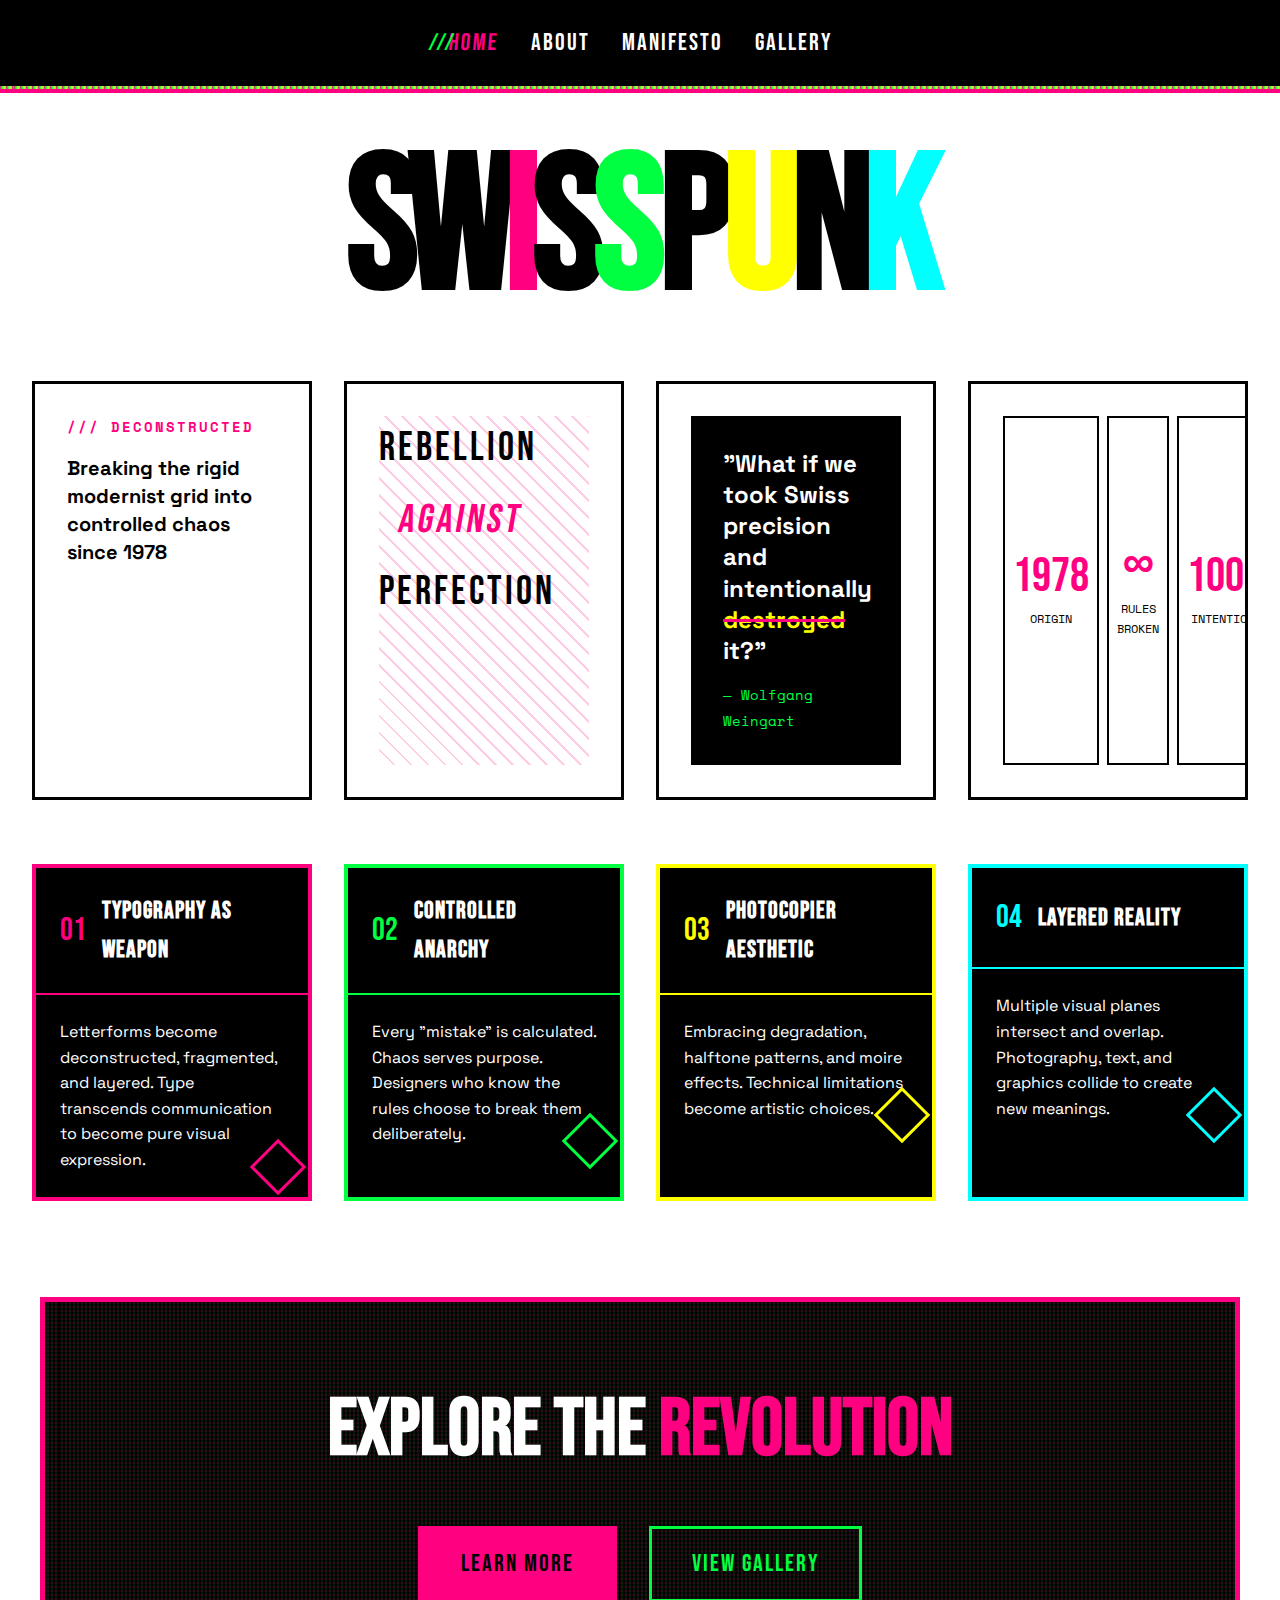
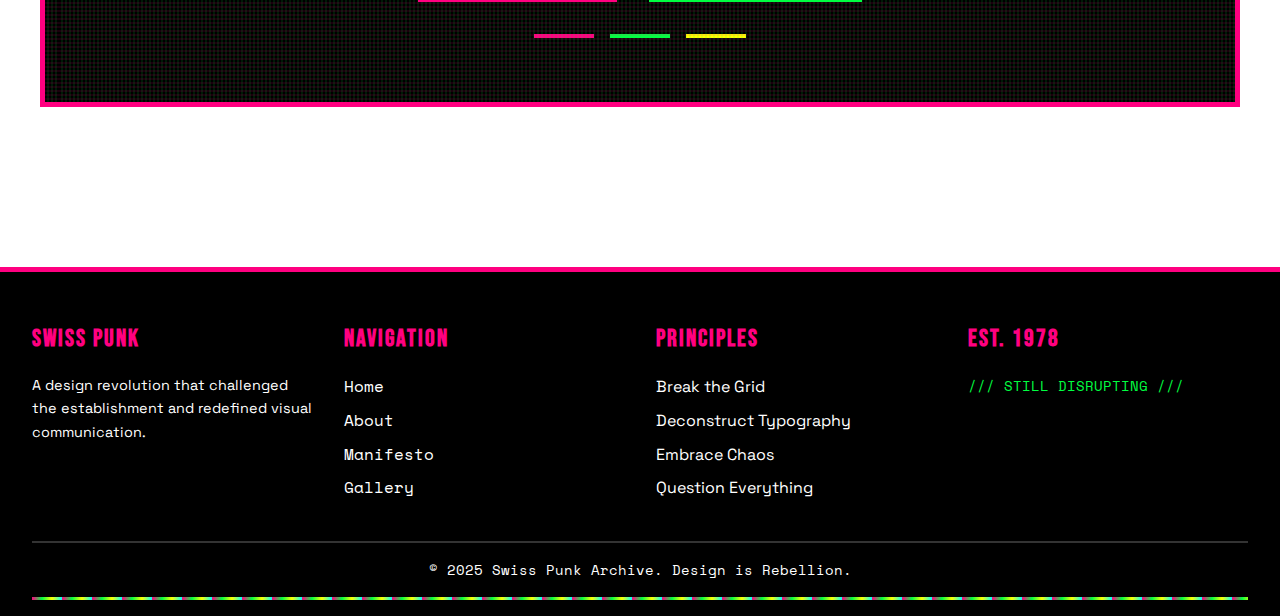
<file: index.html>
<!DOCTYPE html>
<html lang="en">
<head>
    <meta charset="UTF-8">
    <meta name="viewport" content="width=device-width, initial-scale=1.0">
    <title>SWISS PUNK // Deconstructed Design</title>
    <link rel="stylesheet" href="styles.css">
    <link rel="preconnect" href="https://fonts.googleapis.com">
    <link rel="preconnect" href="https://fonts.gstatic.com" crossorigin>
    <link href="https://fonts.googleapis.com/css2?family=Bebas+Neue&family=Space+Grotesk:wght@300;400;700&family=Space+Mono:wght@400;700&display=swap" rel="stylesheet">
</head>
<body>
    <nav class="navigation">
        <div class="nav-chaos">
            <a href="index.html" class="nav-link active">HOME</a>
            <a href="about.html" class="nav-link">ABOUT</a>
            <a href="manifesto.html" class="nav-link">MANIFESTO</a>
            <a href="gallery.html" class="nav-link">GALLERY</a>
        </div>
        <div class="nav-noise"></div>
    </nav>

    <main class="hero-section">
        <div class="glitch-container">
            <h1 class="main-title" data-text="SWISS">
                <span class="title-line">S</span><span class="title-line offset-1">W</span><span class="title-line offset-2">I</span><span class="title-line offset-3">S</span><span class="title-line offset-4">S</span>
            </h1>
            <h1 class="main-title punk-title" data-text="PUNK">
                <span class="title-line reverse-1">P</span><span class="title-line reverse-2">U</span><span class="title-line reverse-3">N</span><span class="title-line reverse-4">K</span>
            </h1>
        </div>

        <div class="hero-grid">
            <div class="grid-item item-1">
                <div class="halftone-box">
                    <h2 class="section-label">/// DECONSTRUCTED</h2>
                    <p class="hero-text">Breaking the rigid modernist grid into controlled chaos since 1978</p>
                </div>
            </div>

            <div class="grid-item item-2">
                <div class="collage-element">
                    <div class="stripe-pattern"></div>
                    <div class="text-fragment">
                        <span class="fragment-text">REBELLION</span>
                        <span class="fragment-text offset">AGAINST</span>
                        <span class="fragment-text">PERFECTION</span>
                    </div>
                </div>
            </div>

            <div class="grid-item item-3">
                <div class="quote-box">
                    <blockquote>
                        "What if we took Swiss precision and intentionally <span class="highlight">destroyed</span> it?"
                    </blockquote>
                    <cite>— Wolfgang Weingart</cite>
                </div>
            </div>

            <div class="grid-item item-4">
                <div class="stats-grid">
                    <div class="stat">
                        <span class="stat-number">1978</span>
                        <span class="stat-label">ORIGIN</span>
                    </div>
                    <div class="stat">
                        <span class="stat-number">∞</span>
                        <span class="stat-label">RULES BROKEN</span>
                    </div>
                    <div class="stat">
                        <span class="stat-number">100%</span>
                        <span class="stat-label">INTENTIONAL</span>
                    </div>
                </div>
            </div>
        </div>

        <div class="features-section">
            <div class="feature-card">
                <div class="card-header">
                    <span class="card-number">01</span>
                    <h3>TYPOGRAPHY AS WEAPON</h3>
                </div>
                <div class="card-content">
                    <p>Letterforms become deconstructed, fragmented, and layered. Type transcends communication to become pure visual expression.</p>
                    <div class="card-decoration"></div>
                </div>
            </div>

            <div class="feature-card">
                <div class="card-header">
                    <span class="card-number">02</span>
                    <h3>CONTROLLED ANARCHY</h3>
                </div>
                <div class="card-content">
                    <p>Every "mistake" is calculated. Chaos serves purpose. Designers who know the rules choose to break them deliberately.</p>
                    <div class="card-decoration"></div>
                </div>
            </div>

            <div class="feature-card">
                <div class="card-header">
                    <span class="card-number">03</span>
                    <h3>PHOTOCOPIER AESTHETIC</h3>
                </div>
                <div class="card-content">
                    <p>Embracing degradation, halftone patterns, and moire effects. Technical limitations become artistic choices.</p>
                    <div class="card-decoration"></div>
                </div>
            </div>

            <div class="feature-card">
                <div class="card-header">
                    <span class="card-number">04</span>
                    <h3>LAYERED REALITY</h3>
                </div>
                <div class="card-content">
                    <p>Multiple visual planes intersect and overlap. Photography, text, and graphics collide to create new meanings.</p>
                    <div class="card-decoration"></div>
                </div>
            </div>
        </div>

        <div class="cta-section">
            <div class="cta-noise-bg"></div>
            <h2 class="cta-title">EXPLORE THE <span class="rotating-text">REVOLUTION</span></h2>
            <div class="cta-buttons">
                <a href="about.html" class="btn-primary">LEARN MORE</a>
                <a href="gallery.html" class="btn-secondary">VIEW GALLERY</a>
            </div>
            <div class="cta-decoration">
                <span class="deco-line"></span>
                <span class="deco-line"></span>
                <span class="deco-line"></span>
            </div>
        </div>
    </main>

    <footer class="footer">
        <div class="footer-grid">
            <div class="footer-col">
                <h4>SWISS PUNK</h4>
                <p>A design revolution that challenged the establishment and redefined visual communication.</p>
            </div>
            <div class="footer-col">
                <h4>NAVIGATION</h4>
                <ul>
                    <li><a href="index.html">Home</a></li>
                    <li><a href="about.html">About</a></li>
                    <li><a href="manifesto.html">Manifesto</a></li>
                    <li><a href="gallery.html">Gallery</a></li>
                </ul>
            </div>
            <div class="footer-col">
                <h4>PRINCIPLES</h4>
                <ul>
                    <li>Break the Grid</li>
                    <li>Deconstruct Typography</li>
                    <li>Embrace Chaos</li>
                    <li>Question Everything</li>
                </ul>
            </div>
            <div class="footer-col">
                <h4>EST. 1978</h4>
                <p class="footer-noise">/// STILL DISRUPTING ///</p>
            </div>
        </div>
        <div class="footer-bottom">
            <p>&copy; 2025 Swiss Punk Archive. Design is Rebellion.</p>
            <div class="footer-pattern"></div>
        </div>
    </footer>

    <script src="script.js"></script>
</body>
</html>
</file>
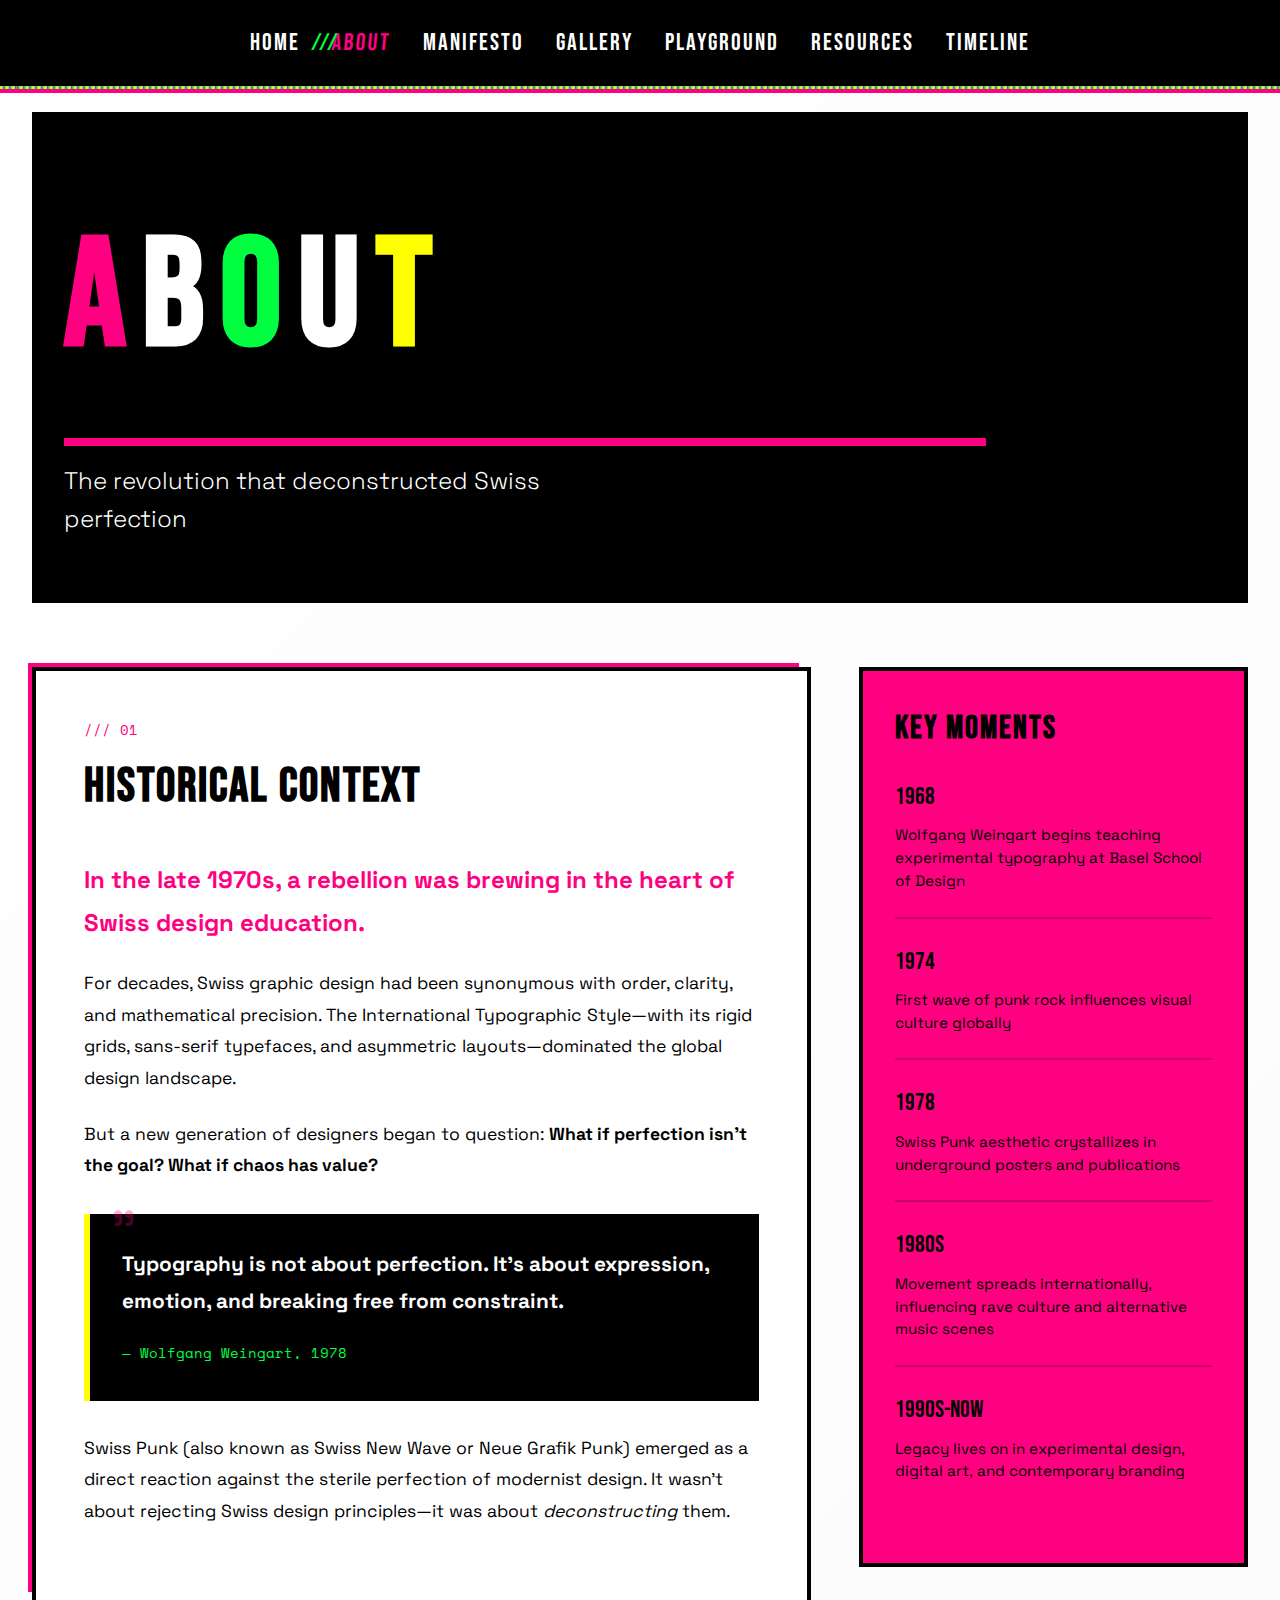
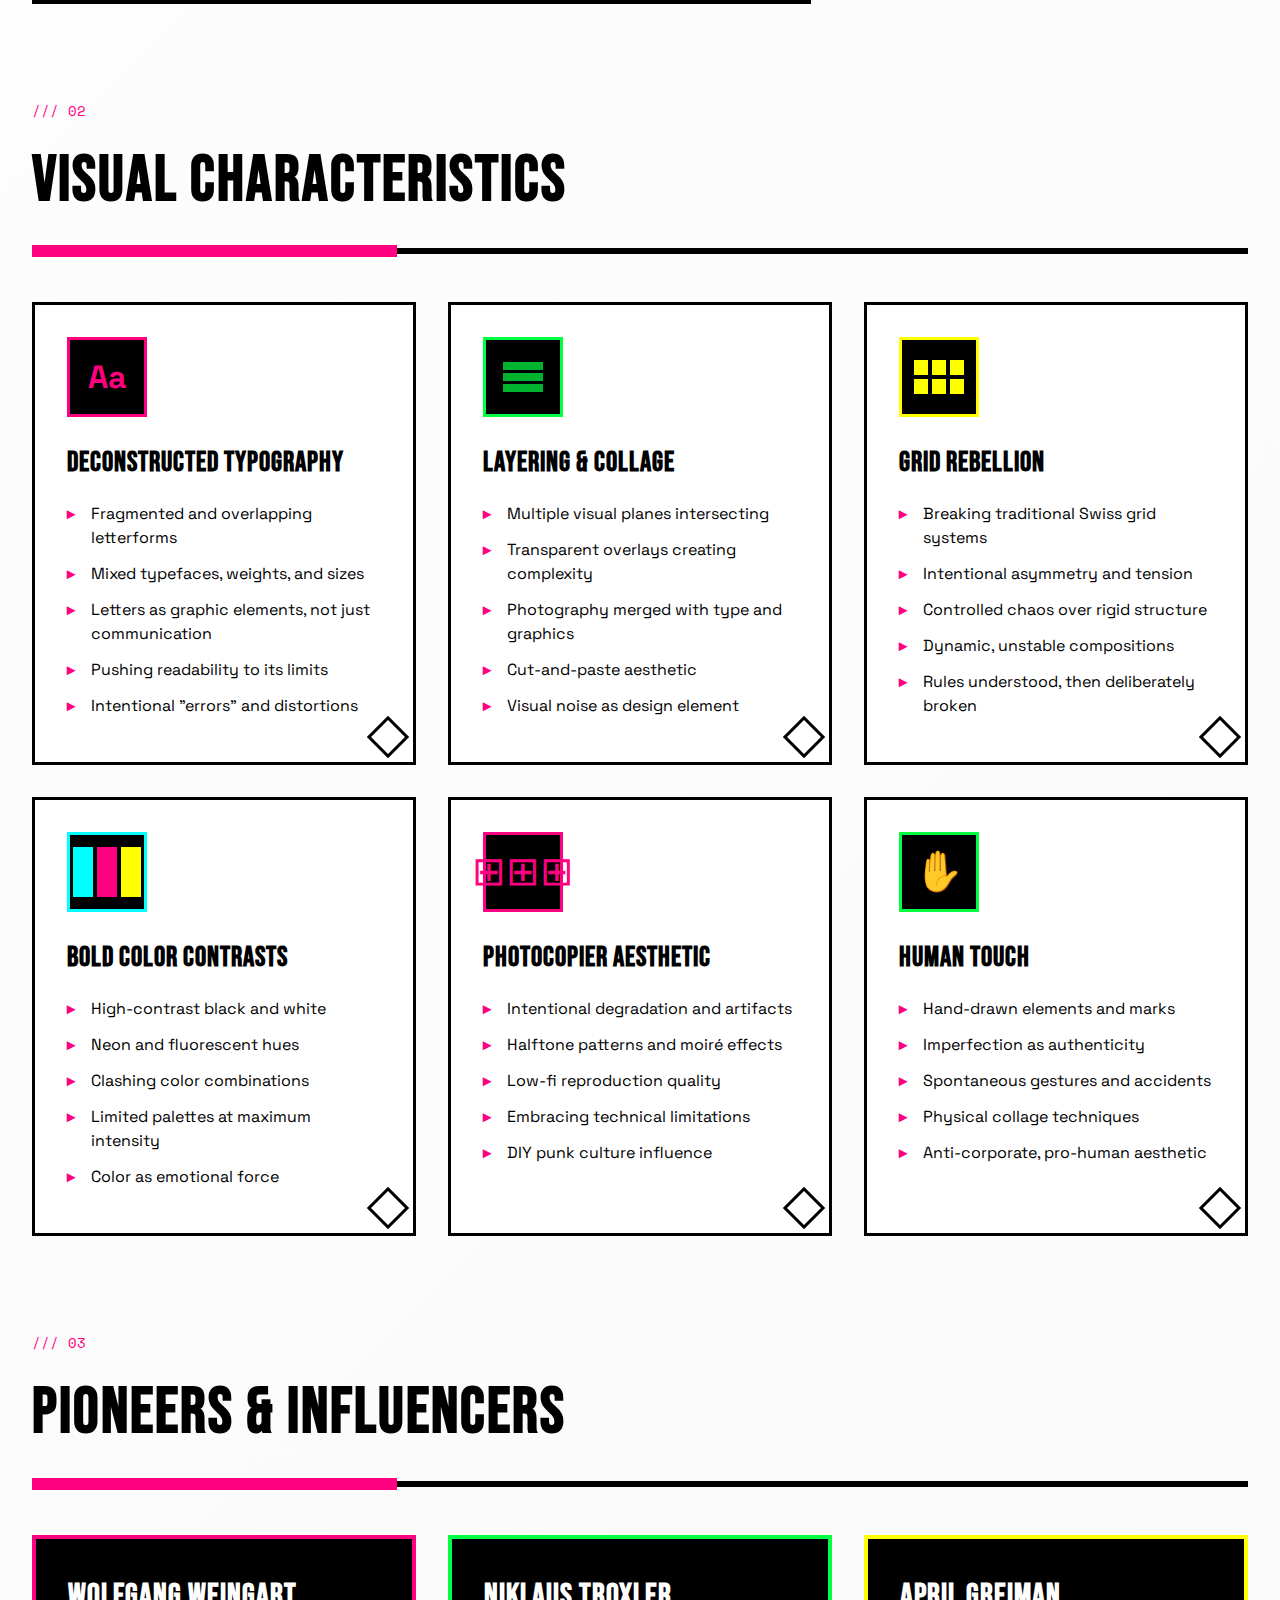
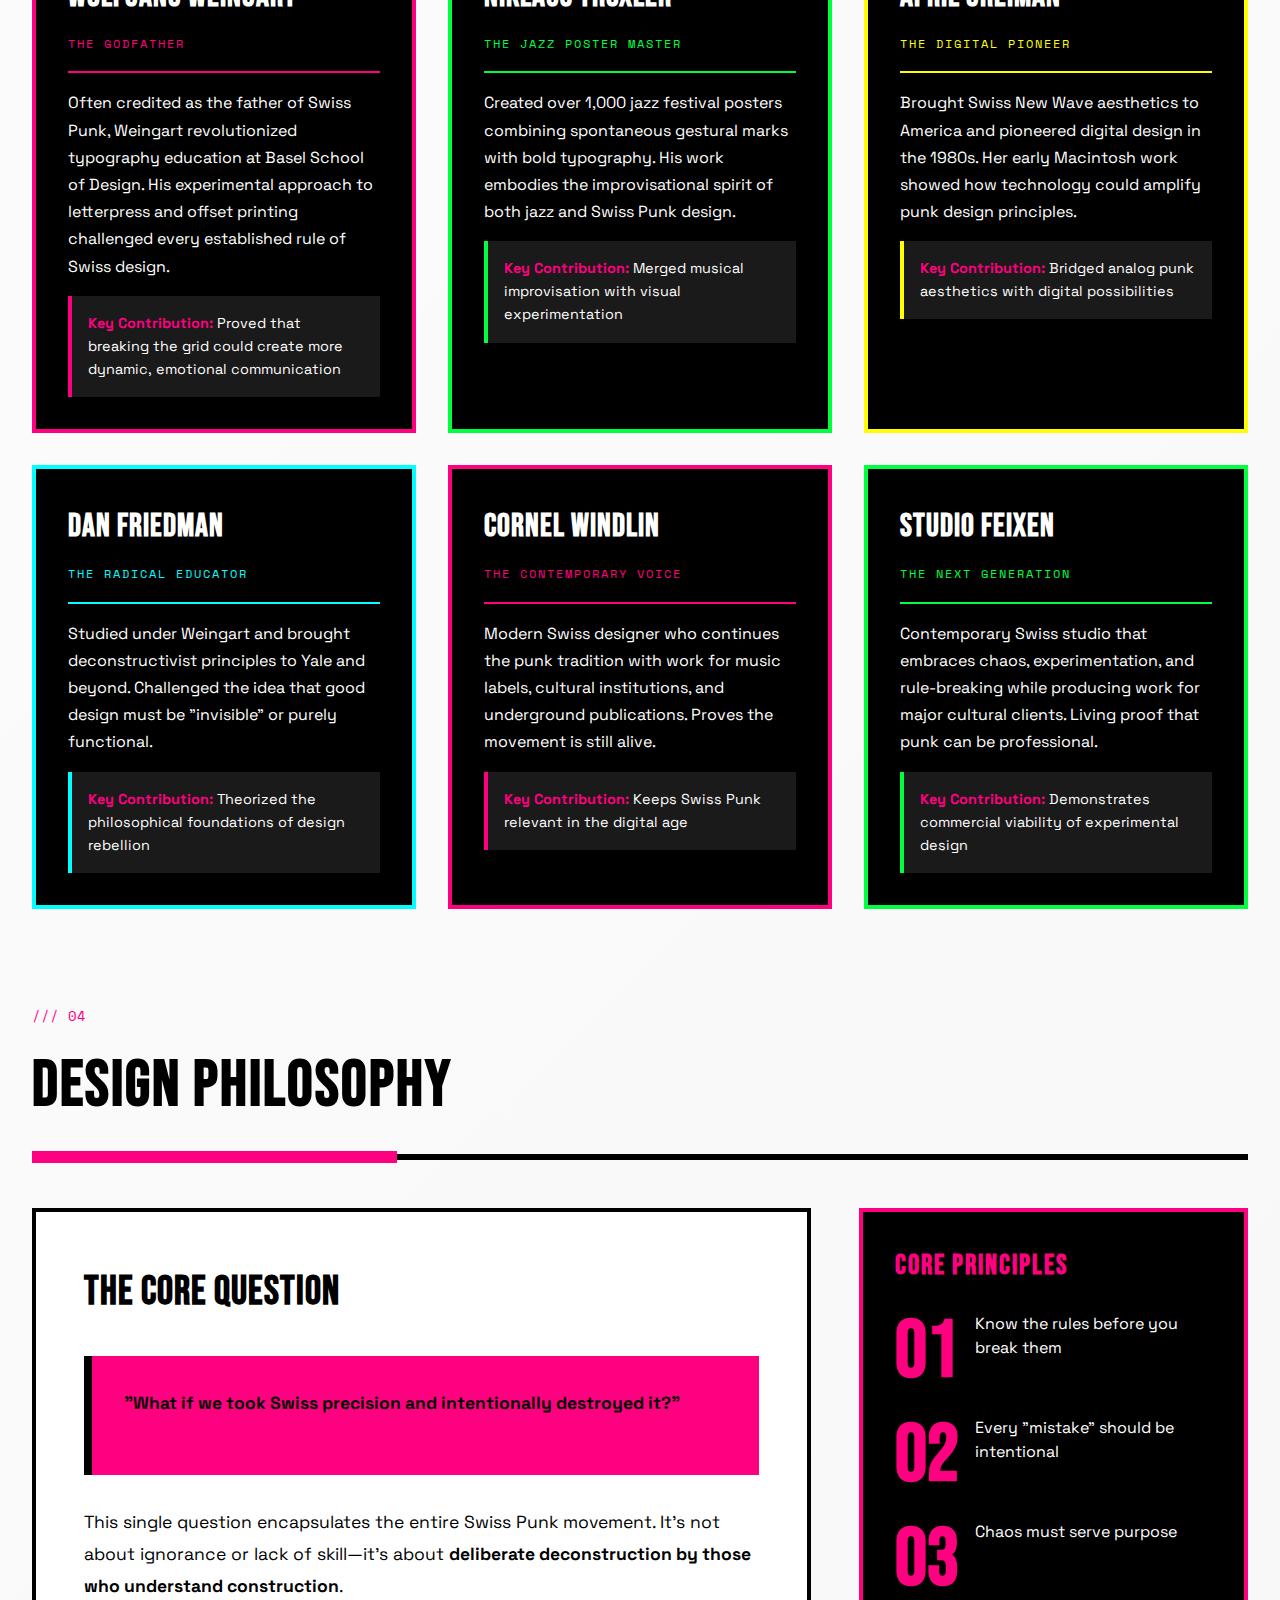
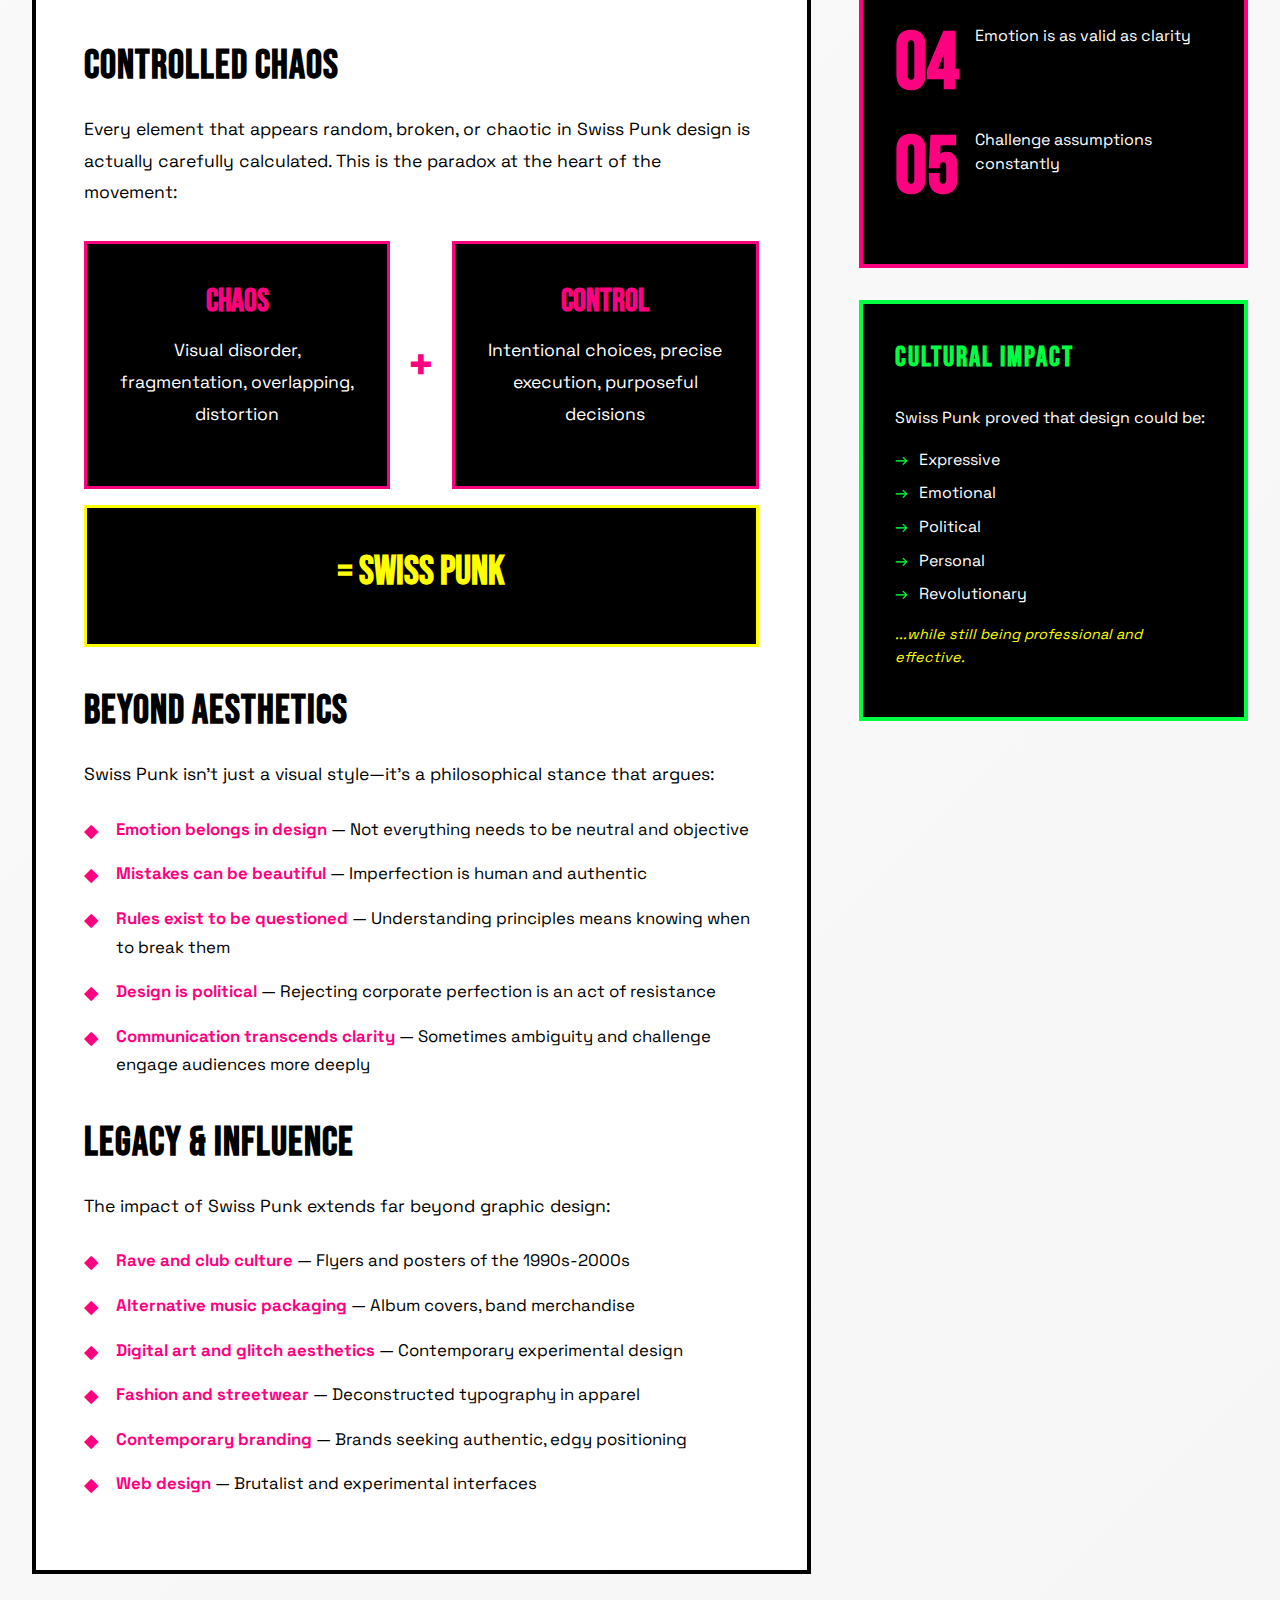
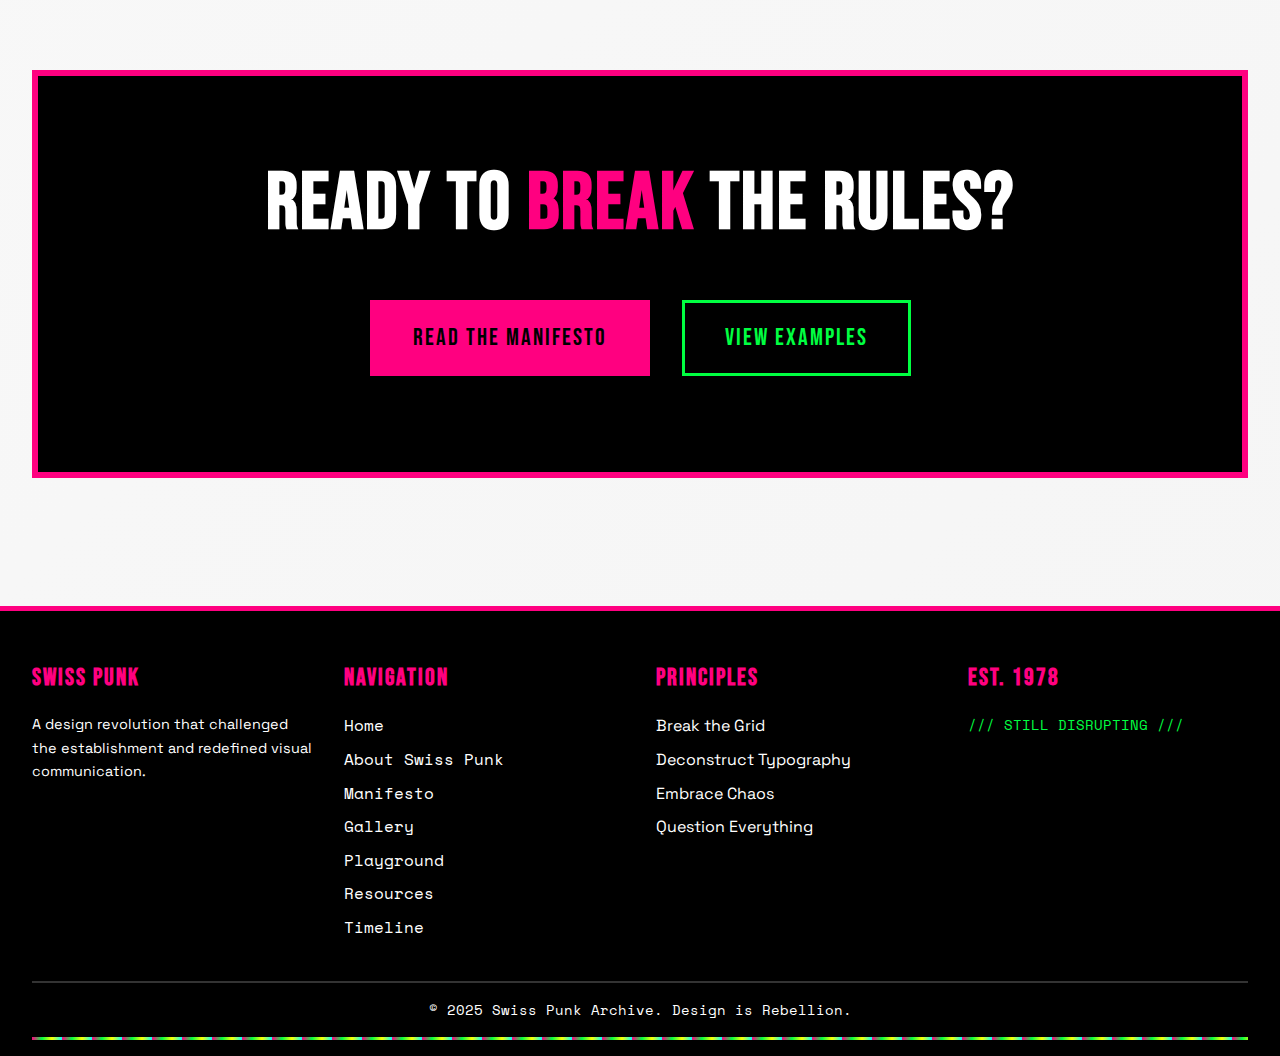
<file: about.html>
<!DOCTYPE html>
<html lang="en">
<head>
    <meta charset="UTF-8">
    <meta name="viewport" content="width=device-width, initial-scale=1.0">
    <title>About Swiss Punk // The Movement</title>
    <link rel="stylesheet" href="styles.css">
    <link rel="preconnect" href="https://fonts.googleapis.com">
    <link rel="preconnect" href="https://fonts.gstatic.com" crossorigin>
    <link href="https://fonts.googleapis.com/css2?family=Bebas+Neue&family=Space+Grotesk:wght@300;400;700&family=Space+Mono:wght@400;700&display=swap" rel="stylesheet">
</head>
<body class="about-page">
    <nav class="navigation">
        <div class="nav-chaos">
            <a href="index.html" class="nav-link">HOME</a>
            <a href="about.html" class="nav-link active">ABOUT</a>
            <a href="manifesto.html" class="nav-link">MANIFESTO</a>
            <a href="gallery.html" class="nav-link">GALLERY</a>
            <a href="playground.html" class="nav-link">PLAYGROUND</a>
            <a href="resources.html" class="nav-link">RESOURCES</a>
            <a href="timeline.html" class="nav-link">TIMELINE</a>
        </div>
        <div class="nav-noise"></div>
    </nav>

    <main class="about-content">
        <header class="page-header">
            <div class="header-deconstruct">
                <h1 class="page-title">
                    <span class="title-fragment">A</span>
                    <span class="title-fragment">B</span>
                    <span class="title-fragment">O</span>
                    <span class="title-fragment">U</span>
                    <span class="title-fragment">T</span>
                </h1>
                <div class="header-stripe"></div>
                <p class="page-subtitle">The revolution that deconstructed Swiss perfection</p>
            </div>
        </header>

        <section class="history-section">
            <div class="section-layout">
                <div class="content-column">
                    <div class="label-box">
                        <span class="section-number">/// 01</span>
                        <h2>HISTORICAL CONTEXT</h2>
                    </div>
                    <div class="text-block">
                        <p class="lead-text">In the late 1970s, a rebellion was brewing in the heart of Swiss design education.</p>
                        
                        <p>For decades, Swiss graphic design had been synonymous with order, clarity, and mathematical precision. The International Typographic Style—with its rigid grids, sans-serif typefaces, and asymmetric layouts—dominated the global design landscape.</p>
                        
                        <p>But a new generation of designers began to question: <strong>What if perfection isn't the goal? What if chaos has value?</strong></p>
                        
                        <div class="pullquote">
                            <span class="quote-mark">"</span>
                            <p>Typography is not about perfection. It's about expression, emotion, and breaking free from constraint.</p>
                            <cite>— Wolfgang Weingart, 1978</cite>
                        </div>
                        
                        <p>Swiss Punk (also known as Swiss New Wave or Neue Grafik Punk) emerged as a direct reaction against the sterile perfection of modernist design. It wasn't about rejecting Swiss design principles—it was about <em>deconstructing</em> them.</p>
                    </div>
                </div>
                
                <div class="sidebar-column">
                    <div class="timeline-box">
                        <h3>KEY MOMENTS</h3>
                        <div class="timeline-item">
                            <span class="year">1968</span>
                            <p>Wolfgang Weingart begins teaching experimental typography at Basel School of Design</p>
                        </div>
                        <div class="timeline-item">
                            <span class="year">1974</span>
                            <p>First wave of punk rock influences visual culture globally</p>
                        </div>
                        <div class="timeline-item">
                            <span class="year">1978</span>
                            <p>Swiss Punk aesthetic crystallizes in underground posters and publications</p>
                        </div>
                        <div class="timeline-item">
                            <span class="year">1980s</span>
                            <p>Movement spreads internationally, influencing rave culture and alternative music scenes</p>
                        </div>
                        <div class="timeline-item">
                            <span class="year">1990s-NOW</span>
                            <p>Legacy lives on in experimental design, digital art, and contemporary branding</p>
                        </div>
                    </div>
                </div>
            </div>
        </section>

        <section class="characteristics-section">
            <div class="section-header-full">
                <span class="section-number">/// 02</span>
                <h2>VISUAL CHARACTERISTICS</h2>
                <div class="header-line"></div>
            </div>

            <div class="characteristics-grid">
                <div class="char-card">
                    <div class="char-icon">
                        <div class="icon-typo">Aa</div>
                    </div>
                    <h3>Deconstructed Typography</h3>
                    <ul>
                        <li>Fragmented and overlapping letterforms</li>
                        <li>Mixed typefaces, weights, and sizes</li>
                        <li>Letters as graphic elements, not just communication</li>
                        <li>Pushing readability to its limits</li>
                        <li>Intentional "errors" and distortions</li>
                    </ul>
                    <div class="char-decoration"></div>
                </div>

                <div class="char-card">
                    <div class="char-icon">
                        <div class="icon-layer">
                            <span class="layer"></span>
                            <span class="layer"></span>
                            <span class="layer"></span>
                        </div>
                    </div>
                    <h3>Layering & Collage</h3>
                    <ul>
                        <li>Multiple visual planes intersecting</li>
                        <li>Transparent overlays creating complexity</li>
                        <li>Photography merged with type and graphics</li>
                        <li>Cut-and-paste aesthetic</li>
                        <li>Visual noise as design element</li>
                    </ul>
                    <div class="char-decoration"></div>
                </div>

                <div class="char-card">
                    <div class="char-icon">
                        <div class="icon-grid">
                            <span></span><span></span><span></span>
                            <span></span><span></span><span></span>
                        </div>
                    </div>
                    <h3>Grid Rebellion</h3>
                    <ul>
                        <li>Breaking traditional Swiss grid systems</li>
                        <li>Intentional asymmetry and tension</li>
                        <li>Controlled chaos over rigid structure</li>
                        <li>Dynamic, unstable compositions</li>
                        <li>Rules understood, then deliberately broken</li>
                    </ul>
                    <div class="char-decoration"></div>
                </div>

                <div class="char-card">
                    <div class="char-icon">
                        <div class="icon-color">
                            <span class="color-block c1"></span>
                            <span class="color-block c2"></span>
                            <span class="color-block c3"></span>
                        </div>
                    </div>
                    <h3>Bold Color Contrasts</h3>
                    <ul>
                        <li>High-contrast black and white</li>
                        <li>Neon and fluorescent hues</li>
                        <li>Clashing color combinations</li>
                        <li>Limited palettes at maximum intensity</li>
                        <li>Color as emotional force</li>
                    </ul>
                    <div class="char-decoration"></div>
                </div>

                <div class="char-card">
                    <div class="char-icon">
                        <div class="icon-texture">⊞⊞⊞</div>
                    </div>
                    <h3>Photocopier Aesthetic</h3>
                    <ul>
                        <li>Intentional degradation and artifacts</li>
                        <li>Halftone patterns and moiré effects</li>
                        <li>Low-fi reproduction quality</li>
                        <li>Embracing technical limitations</li>
                        <li>DIY punk culture influence</li>
                    </ul>
                    <div class="char-decoration"></div>
                </div>

                <div class="char-card">
                    <div class="char-icon">
                        <div class="icon-hand">✋</div>
                    </div>
                    <h3>Human Touch</h3>
                    <ul>
                        <li>Hand-drawn elements and marks</li>
                        <li>Imperfection as authenticity</li>
                        <li>Spontaneous gestures and accidents</li>
                        <li>Physical collage techniques</li>
                        <li>Anti-corporate, pro-human aesthetic</li>
                    </ul>
                    <div class="char-decoration"></div>
                </div>
            </div>
        </section>

        <section class="pioneers-section">
            <div class="section-header-full">
                <span class="section-number">/// 03</span>
                <h2>PIONEERS & INFLUENCERS</h2>
                <div class="header-line"></div>
            </div>

            <div class="pioneers-grid">
                <div class="pioneer-card">
                    <div class="pioneer-header">
                        <h3>Wolfgang Weingart</h3>
                        <span class="pioneer-role">THE GODFATHER</span>
                    </div>
                    <p>Often credited as the father of Swiss Punk, Weingart revolutionized typography education at Basel School of Design. His experimental approach to letterpress and offset printing challenged every established rule of Swiss design.</p>
                    <div class="pioneer-contribution">
                        <strong>Key Contribution:</strong> Proved that breaking the grid could create more dynamic, emotional communication
                    </div>
                </div>

                <div class="pioneer-card">
                    <div class="pioneer-header">
                        <h3>Niklaus Troxler</h3>
                        <span class="pioneer-role">THE JAZZ POSTER MASTER</span>
                    </div>
                    <p>Created over 1,000 jazz festival posters combining spontaneous gestural marks with bold typography. His work embodies the improvisational spirit of both jazz and Swiss Punk design.</p>
                    <div class="pioneer-contribution">
                        <strong>Key Contribution:</strong> Merged musical improvisation with visual experimentation
                    </div>
                </div>

                <div class="pioneer-card">
                    <div class="pioneer-header">
                        <h3>April Greiman</h3>
                        <span class="pioneer-role">THE DIGITAL PIONEER</span>
                    </div>
                    <p>Brought Swiss New Wave aesthetics to America and pioneered digital design in the 1980s. Her early Macintosh work showed how technology could amplify punk design principles.</p>
                    <div class="pioneer-contribution">
                        <strong>Key Contribution:</strong> Bridged analog punk aesthetics with digital possibilities
                    </div>
                </div>

                <div class="pioneer-card">
                    <div class="pioneer-header">
                        <h3>Dan Friedman</h3>
                        <span class="pioneer-role">THE RADICAL EDUCATOR</span>
                    </div>
                    <p>Studied under Weingart and brought deconstructivist principles to Yale and beyond. Challenged the idea that good design must be "invisible" or purely functional.</p>
                    <div class="pioneer-contribution">
                        <strong>Key Contribution:</strong> Theorized the philosophical foundations of design rebellion
                    </div>
                </div>

                <div class="pioneer-card">
                    <div class="pioneer-header">
                        <h3>Cornel Windlin</h3>
                        <span class="pioneer-role">THE CONTEMPORARY VOICE</span>
                    </div>
                    <p>Modern Swiss designer who continues the punk tradition with work for music labels, cultural institutions, and underground publications. Proves the movement is still alive.</p>
                    <div class="pioneer-contribution">
                        <strong>Key Contribution:</strong> Keeps Swiss Punk relevant in the digital age
                    </div>
                </div>

                <div class="pioneer-card">
                    <div class="pioneer-header">
                        <h3>Studio Feixen</h3>
                        <span class="pioneer-role">THE NEXT GENERATION</span>
                    </div>
                    <p>Contemporary Swiss studio that embraces chaos, experimentation, and rule-breaking while producing work for major cultural clients. Living proof that punk can be professional.</p>
                    <div class="pioneer-contribution">
                        <strong>Key Contribution:</strong> Demonstrates commercial viability of experimental design
                    </div>
                </div>
            </div>
        </section>

        <section class="philosophy-section">
            <div class="section-header-full">
                <span class="section-number">/// 04</span>
                <h2>DESIGN PHILOSOPHY</h2>
                <div class="header-line"></div>
            </div>

            <div class="philosophy-content">
                <div class="philosophy-main">
                    <h3>The Core Question</h3>
                    <div class="big-quote">
                        <p>"What if we took Swiss precision and intentionally destroyed it?"</p>
                    </div>
                    
                    <p>This single question encapsulates the entire Swiss Punk movement. It's not about ignorance or lack of skill—it's about <strong>deliberate deconstruction by those who understand construction</strong>.</p>

                    <h3>Controlled Chaos</h3>
                    <p>Every element that appears random, broken, or chaotic in Swiss Punk design is actually carefully calculated. This is the paradox at the heart of the movement:</p>
                    
                    <div class="duality-grid">
                        <div class="duality-item">
                            <h4>CHAOS</h4>
                            <p>Visual disorder, fragmentation, overlapping, distortion</p>
                        </div>
                        <div class="duality-connector">+</div>
                        <div class="duality-item">
                            <h4>CONTROL</h4>
                            <p>Intentional choices, precise execution, purposeful decisions</p>
                        </div>
                        <div class="duality-result">
                            <h4>= SWISS PUNK</h4>
                        </div>
                    </div>

                    <h3>Beyond Aesthetics</h3>
                    <p>Swiss Punk isn't just a visual style—it's a philosophical stance that argues:</p>
                    <ul class="philosophy-list">
                        <li><strong>Emotion belongs in design</strong> — Not everything needs to be neutral and objective</li>
                        <li><strong>Mistakes can be beautiful</strong> — Imperfection is human and authentic</li>
                        <li><strong>Rules exist to be questioned</strong> — Understanding principles means knowing when to break them</li>
                        <li><strong>Design is political</strong> — Rejecting corporate perfection is an act of resistance</li>
                        <li><strong>Communication transcends clarity</strong> — Sometimes ambiguity and challenge engage audiences more deeply</li>
                    </ul>

                    <h3>Legacy & Influence</h3>
                    <p>The impact of Swiss Punk extends far beyond graphic design:</p>
                    <ul class="philosophy-list">
                        <li><strong>Rave and club culture</strong> — Flyers and posters of the 1990s-2000s</li>
                        <li><strong>Alternative music packaging</strong> — Album covers, band merchandise</li>
                        <li><strong>Digital art and glitch aesthetics</strong> — Contemporary experimental design</li>
                        <li><strong>Fashion and streetwear</strong> — Deconstructed typography in apparel</li>
                        <li><strong>Contemporary branding</strong> — Brands seeking authentic, edgy positioning</li>
                        <li><strong>Web design</strong> — Brutalist and experimental interfaces</li>
                    </ul>
                </div>

                <div class="philosophy-sidebar">
                    <div class="principle-box">
                        <h4>CORE PRINCIPLES</h4>
                        <div class="principle-item">
                            <span class="principle-number">01</span>
                            <p>Know the rules before you break them</p>
                        </div>
                        <div class="principle-item">
                            <span class="principle-number">02</span>
                            <p>Every "mistake" should be intentional</p>
                        </div>
                        <div class="principle-item">
                            <span class="principle-number">03</span>
                            <p>Chaos must serve purpose</p>
                        </div>
                        <div class="principle-item">
                            <span class="principle-number">04</span>
                            <p>Emotion is as valid as clarity</p>
                        </div>
                        <div class="principle-item">
                            <span class="principle-number">05</span>
                            <p>Challenge assumptions constantly</p>
                        </div>
                    </div>

                    <div class="impact-box">
                        <h4>CULTURAL IMPACT</h4>
                        <p>Swiss Punk proved that design could be:</p>
                        <ul>
                            <li>Expressive</li>
                            <li>Emotional</li>
                            <li>Political</li>
                            <li>Personal</li>
                            <li>Revolutionary</li>
                        </ul>
                        <p class="impact-note">...while still being professional and effective.</p>
                    </div>
                </div>
            </div>
        </section>

        <section class="cta-about">
            <h2>READY TO <span class="break-text">BREAK</span> THE RULES?</h2>
            <div class="cta-buttons">
                <a href="manifesto.html" class="btn-primary">READ THE MANIFESTO</a>
                <a href="gallery.html" class="btn-secondary">VIEW EXAMPLES</a>
            </div>
        </section>
    </main>

    <footer class="footer">
        <div class="footer-grid">
            <div class="footer-col">
                <h4>SWISS PUNK</h4>
                <p>A design revolution that challenged the establishment and redefined visual communication.</p>
            </div>
            <div class="footer-col">
                <h4>NAVIGATION</h4>
                <ul>
                    <li><a href="index.html">Home</a></li>
                    <li><a href="about.html">About Swiss Punk</a></li>
                    <li><a href="manifesto.html">Manifesto</a></li>
                    <li><a href="gallery.html">Gallery</a></li>
                    <li><a href="playground.html">Playground</a></li>
                    <li><a href="resources.html">Resources</a></li>
                    <li><a href="timeline.html">Timeline</a></li>
                </ul>
            </div>
            <div class="footer-col">
                <h4>PRINCIPLES</h4>
                <ul>
                    <li>Break the Grid</li>
                    <li>Deconstruct Typography</li>
                    <li>Embrace Chaos</li>
                    <li>Question Everything</li>
                </ul>
            </div>
            <div class="footer-col">
                <h4>EST. 1978</h4>
                <p class="footer-noise">/// STILL DISRUPTING ///</p>
            </div>
        </div>
        <div class="footer-bottom">
            <p>&copy; 2025 Swiss Punk Archive. Design is Rebellion.</p>
            <div class="footer-pattern"></div>
        </div>
    </footer>

    <script src="script.js"></script>
</body>
</html>
</file>
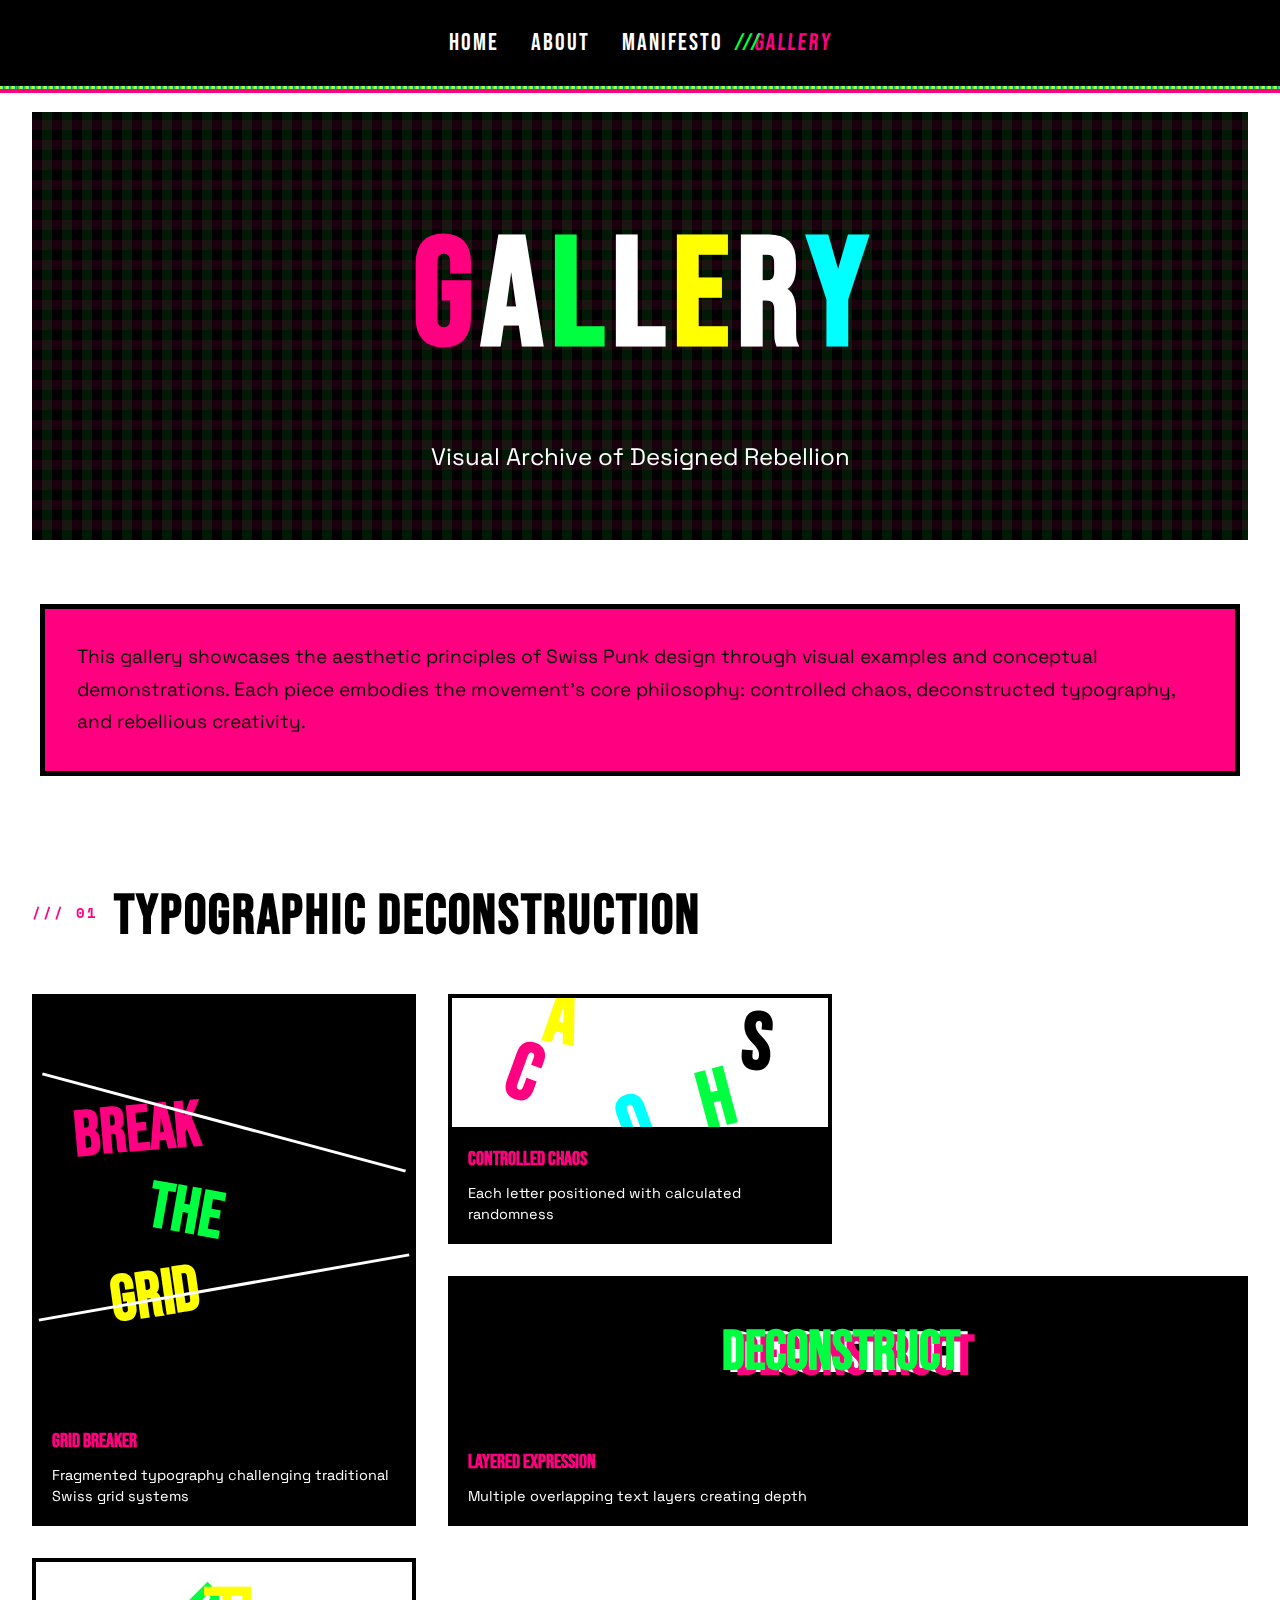
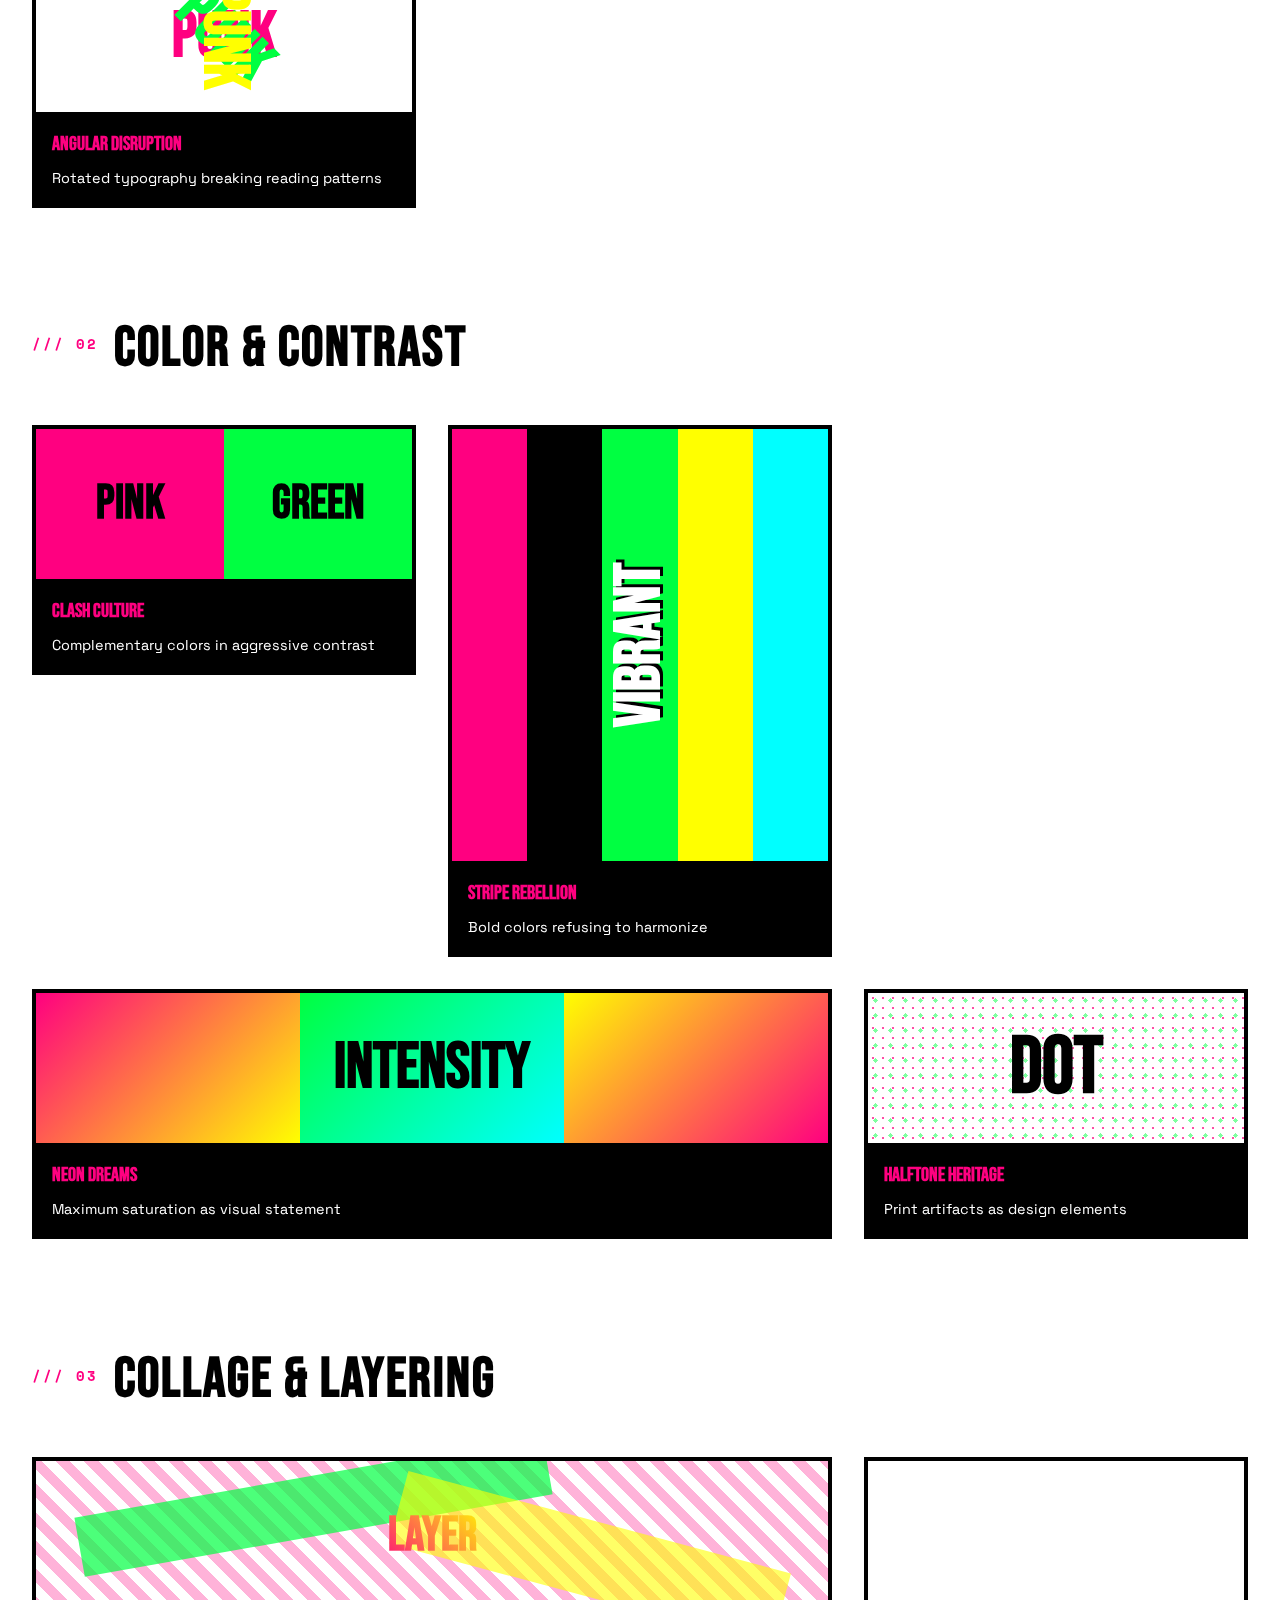
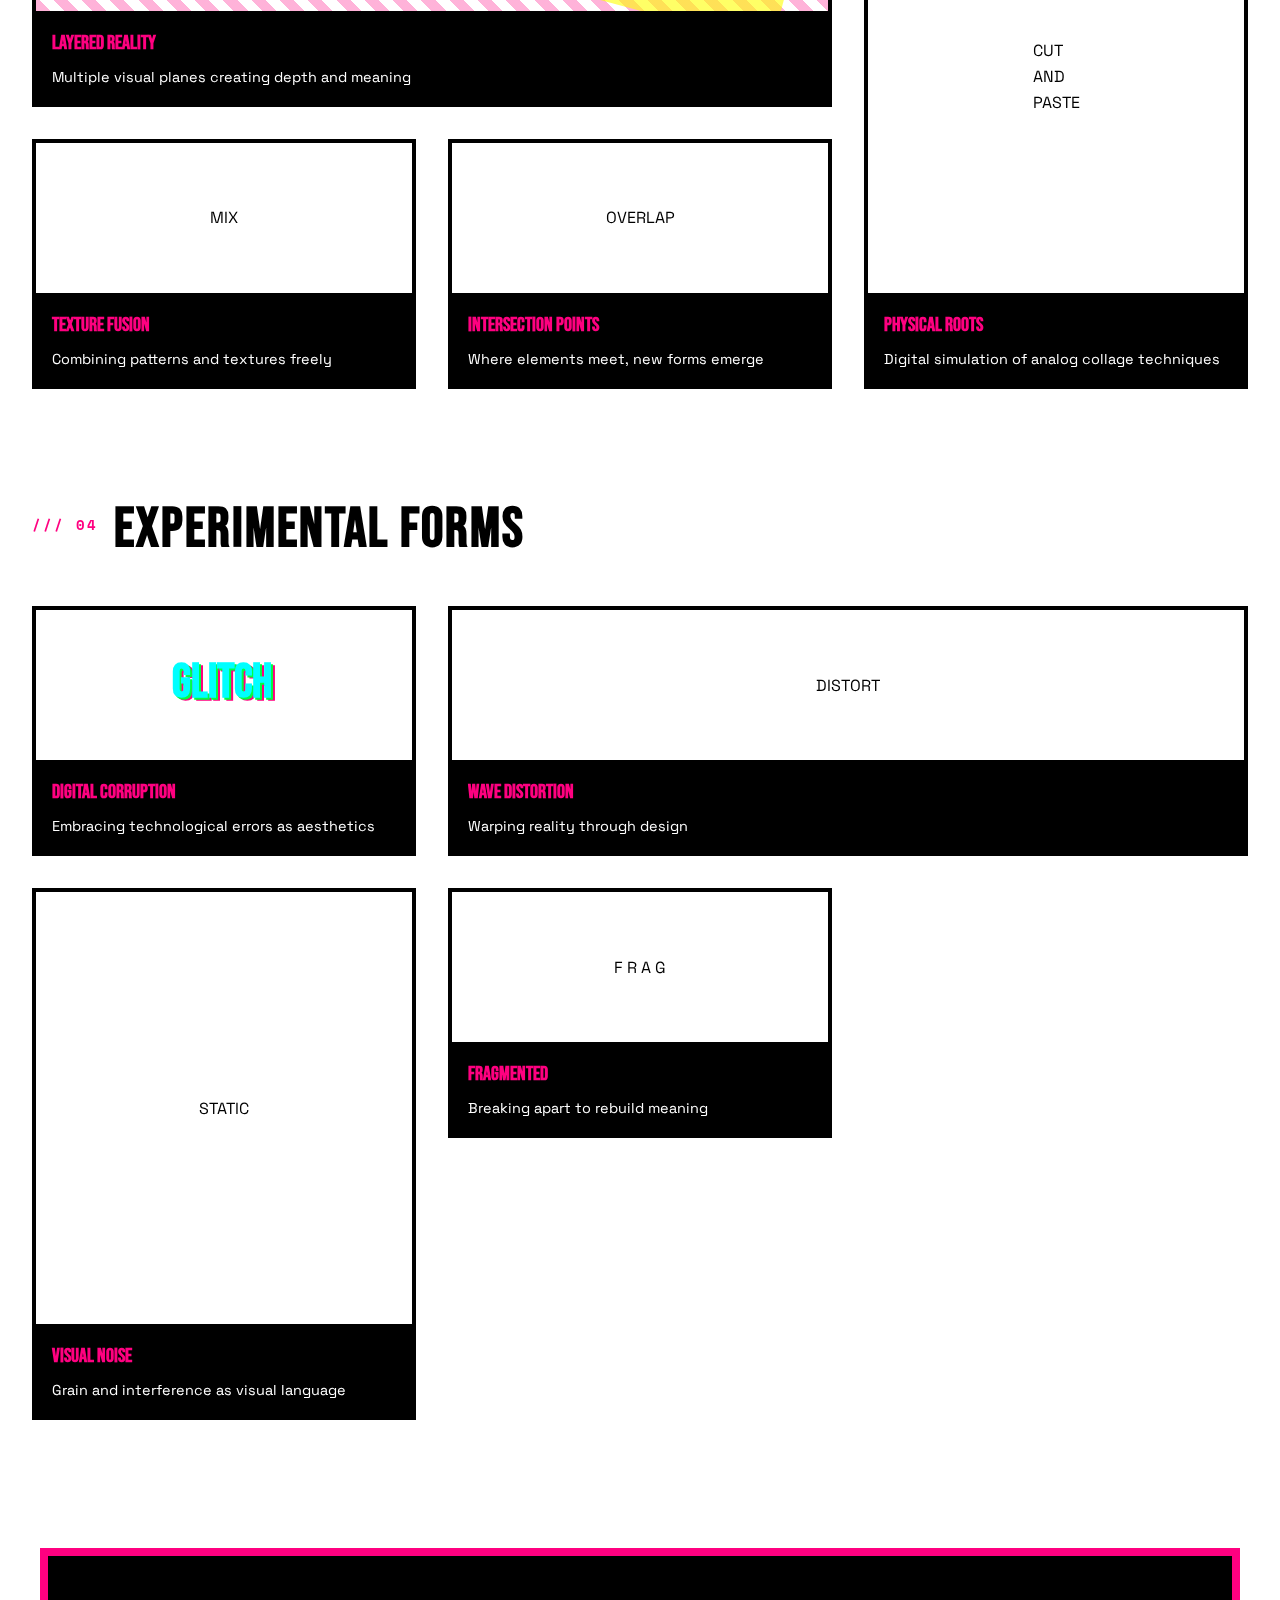
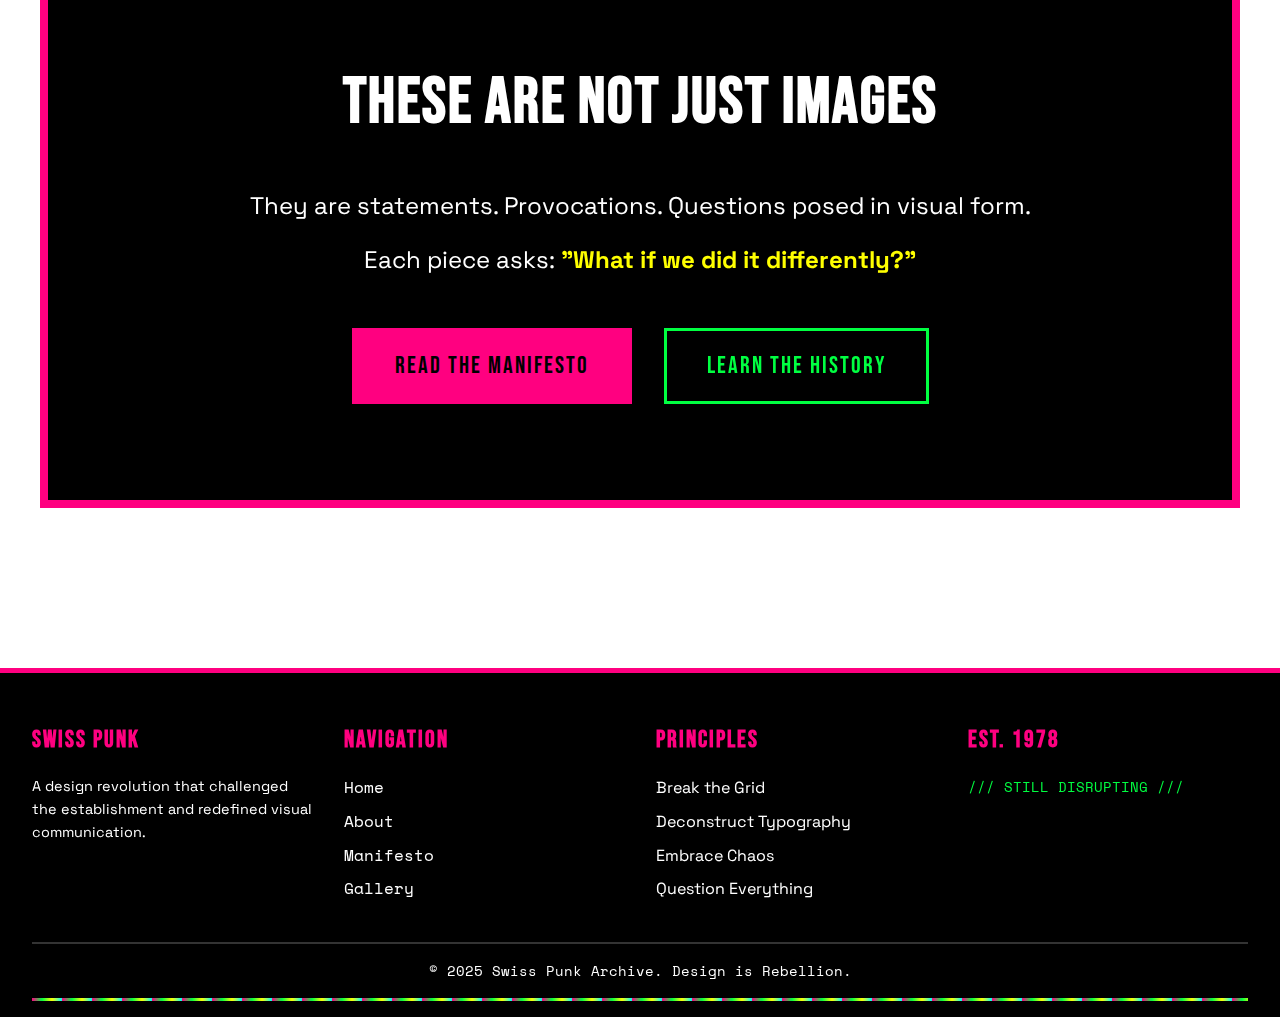
<file: gallery.html>
<!DOCTYPE html>
<html lang="en">
<head>
    <meta charset="UTF-8">
    <meta name="viewport" content="width=device-width, initial-scale=1.0">
    <title>Gallery // Swiss Punk Visual Archive</title>
    <link rel="stylesheet" href="styles.css">
    <link rel="preconnect" href="https://fonts.googleapis.com">
    <link rel="preconnect" href="https://fonts.gstatic.com" crossorigin>
    <link href="https://fonts.googleapis.com/css2?family=Bebas+Neue&family=Space+Grotesk:wght@300;400;700&family=Space+Mono:wght@400;700&display=swap" rel="stylesheet">
</head>
<body class="gallery-page">
    <nav class="navigation">
        <div class="nav-chaos">
            <a href="index.html" class="nav-link">HOME</a>
            <a href="about.html" class="nav-link">ABOUT</a>
            <a href="manifesto.html" class="nav-link">MANIFESTO</a>
            <a href="gallery.html" class="nav-link active">GALLERY</a>
        </div>
        <div class="nav-noise"></div>
    </nav>

    <main class="gallery-content">
        <header class="gallery-header">
            <h1 class="gallery-title">
                <span class="g-letter">G</span>
                <span class="g-letter">A</span>
                <span class="g-letter">L</span>
                <span class="g-letter">L</span>
                <span class="g-letter">E</span>
                <span class="g-letter">R</span>
                <span class="g-letter">Y</span>
            </h1>
            <p class="gallery-subtitle">Visual Archive of Designed Rebellion</p>
        </header>

        <section class="gallery-intro">
            <div class="intro-box">
                <p>This gallery showcases the aesthetic principles of Swiss Punk design through visual examples and conceptual demonstrations. Each piece embodies the movement's core philosophy: controlled chaos, deconstructed typography, and rebellious creativity.</p>
            </div>
        </section>

        <section class="gallery-grid-section">
            <h2 class="gallery-section-title">
                <span class="section-number">/// 01</span>
                TYPOGRAPHIC DECONSTRUCTION
            </h2>
            
            <div class="gallery-masonry">
                <div class="gallery-item tall">
                    <div class="gallery-artwork type-1">
                        <div class="artwork-layer layer-1">BREAK</div>
                        <div class="artwork-layer layer-2">THE</div>
                        <div class="artwork-layer layer-3">GRID</div>
                        <div class="artwork-overlay">
                            <span class="overlay-line"></span>
                            <span class="overlay-line"></span>
                        </div>
                    </div>
                    <div class="gallery-caption">
                        <h3>Grid Breaker</h3>
                        <p>Fragmented typography challenging traditional Swiss grid systems</p>
                    </div>
                </div>

                <div class="gallery-item">
                    <div class="gallery-artwork type-2">
                        <div class="type-chaos">
                            <span class="chaos-letter c1">C</span>
                            <span class="chaos-letter c2">H</span>
                            <span class="chaos-letter c3">A</span>
                            <span class="chaos-letter c4">O</span>
                            <span class="chaos-letter c5">S</span>
                        </div>
                    </div>
                    <div class="gallery-caption">
                        <h3>Controlled Chaos</h3>
                        <p>Each letter positioned with calculated randomness</p>
                    </div>
                </div>

                <div class="gallery-item wide">
                    <div class="gallery-artwork type-3">
                        <div class="stacked-type">
                            <span class="stack-text">DECONSTRUCT</span>
                            <span class="stack-text offset-pink">DECONSTRUCT</span>
                            <span class="stack-text offset-green">DECONSTRUCT</span>
                        </div>
                    </div>
                    <div class="gallery-caption">
                        <h3>Layered Expression</h3>
                        <p>Multiple overlapping text layers creating depth</p>
                    </div>
                </div>

                <div class="gallery-item">
                    <div class="gallery-artwork type-4">
                        <div class="rotated-type">
                            <span class="rot-text r1">PUNK</span>
                            <span class="rot-text r2">PUNK</span>
                            <span class="rot-text r3">PUNK</span>
                        </div>
                    </div>
                    <div class="gallery-caption">
                        <h3>Angular Disruption</h3>
                        <p>Rotated typography breaking reading patterns</p>
                    </div>
                </div>
            </div>
        </section>

        <section class="gallery-grid-section">
            <h2 class="gallery-section-title">
                <span class="section-number">/// 02</span>
                COLOR & CONTRAST
            </h2>
            
            <div class="gallery-masonry">
                <div class="gallery-item">
                    <div class="gallery-artwork color-1">
                        <div class="color-block-art">
                            <div class="cb-block pink-block">PINK</div>
                            <div class="cb-block green-block">GREEN</div>
                        </div>
                    </div>
                    <div class="gallery-caption">
                        <h3>Clash Culture</h3>
                        <p>Complementary colors in aggressive contrast</p>
                    </div>
                </div>

                <div class="gallery-item tall">
                    <div class="gallery-artwork color-2">
                        <div class="stripe-composition">
                            <div class="stripe s-pink"></div>
                            <div class="stripe s-black"></div>
                            <div class="stripe s-green"></div>
                            <div class="stripe s-yellow"></div>
                            <div class="stripe s-cyan"></div>
                        </div>
                        <div class="stripe-text">VIBRANT</div>
                    </div>
                    <div class="gallery-caption">
                        <h3>Stripe Rebellion</h3>
                        <p>Bold colors refusing to harmonize</p>
                    </div>
                </div>

                <div class="gallery-item wide">
                    <div class="gallery-artwork color-3">
                        <div class="gradient-chaos">
                            <div class="grad-section g1"></div>
                            <div class="grad-section g2"></div>
                            <div class="grad-section g3"></div>
                        </div>
                        <div class="gradient-text">INTENSITY</div>
                    </div>
                    <div class="gallery-caption">
                        <h3>Neon Dreams</h3>
                        <p>Maximum saturation as visual statement</p>
                    </div>
                </div>

                <div class="gallery-item">
                    <div class="gallery-artwork color-4">
                        <div class="halftone-art">
                            <div class="halftone-layer h1"></div>
                            <div class="halftone-layer h2"></div>
                            <div class="halftone-text">DOT</div>
                        </div>
                    </div>
                    <div class="gallery-caption">
                        <h3>Halftone Heritage</h3>
                        <p>Print artifacts as design elements</p>
                    </div>
                </div>
            </div>
        </section>

        <section class="gallery-grid-section">
            <h2 class="gallery-section-title">
                <span class="section-number">/// 03</span>
                COLLAGE & LAYERING
            </h2>
            
            <div class="gallery-masonry">
                <div class="gallery-item wide">
                    <div class="gallery-artwork collage-1">
                        <div class="collage-layers">
                            <div class="collage-bg"></div>
                            <div class="collage-shape shape-1"></div>
                            <div class="collage-shape shape-2"></div>
                            <div class="collage-text">LAYER</div>
                        </div>
                    </div>
                    <div class="gallery-caption">
                        <h3>Layered Reality</h3>
                        <p>Multiple visual planes creating depth and meaning</p>
                    </div>
                </div>

                <div class="gallery-item tall">
                    <div class="gallery-artwork collage-2">
                        <div class="cutout-style">
                            <div class="cutout-piece p1">CUT</div>
                            <div class="cutout-piece p2">AND</div>
                            <div class="cutout-piece p3">PASTE</div>
                        </div>
                    </div>
                    <div class="gallery-caption">
                        <h3>Physical Roots</h3>
                        <p>Digital simulation of analog collage techniques</p>
                    </div>
                </div>

                <div class="gallery-item">
                    <div class="gallery-artwork collage-3">
                        <div class="texture-mix">
                            <div class="texture t1"></div>
                            <div class="texture t2"></div>
                            <div class="texture-word">MIX</div>
                        </div>
                    </div>
                    <div class="gallery-caption">
                        <h3>Texture Fusion</h3>
                        <p>Combining patterns and textures freely</p>
                    </div>
                </div>

                <div class="gallery-item">
                    <div class="gallery-artwork collage-4">
                        <div class="overlap-composition">
                            <div class="overlap-box b1"></div>
                            <div class="overlap-box b2"></div>
                            <div class="overlap-box b3"></div>
                            <div class="overlap-label">OVERLAP</div>
                        </div>
                    </div>
                    <div class="gallery-caption">
                        <h3>Intersection Points</h3>
                        <p>Where elements meet, new forms emerge</p>
                    </div>
                </div>
            </div>
        </section>

        <section class="gallery-grid-section">
            <h2 class="gallery-section-title">
                <span class="section-number">/// 04</span>
                EXPERIMENTAL FORMS
            </h2>
            
            <div class="gallery-masonry">
                <div class="gallery-item">
                    <div class="gallery-artwork experiment-1">
                        <div class="glitch-art">
                            <div class="glitch-layer gl1">GLITCH</div>
                            <div class="glitch-layer gl2">GLITCH</div>
                            <div class="glitch-layer gl3">GLITCH</div>
                        </div>
                    </div>
                    <div class="gallery-caption">
                        <h3>Digital Corruption</h3>
                        <p>Embracing technological errors as aesthetics</p>
                    </div>
                </div>

                <div class="gallery-item wide">
                    <div class="gallery-artwork experiment-2">
                        <div class="distortion-field">
                            <div class="distort-text">DISTORT</div>
                            <div class="distort-waves"></div>
                        </div>
                    </div>
                    <div class="gallery-caption">
                        <h3>Wave Distortion</h3>
                        <p>Warping reality through design</p>
                    </div>
                </div>

                <div class="gallery-item tall">
                    <div class="gallery-artwork experiment-3">
                        <div class="noise-composition">
                            <div class="noise-bg"></div>
                            <div class="noise-text">STATIC</div>
                        </div>
                    </div>
                    <div class="gallery-caption">
                        <h3>Visual Noise</h3>
                        <p>Grain and interference as visual language</p>
                    </div>
                </div>

                <div class="gallery-item">
                    <div class="gallery-artwork experiment-4">
                        <div class="fragment-composition">
                            <span class="frag f1">F</span>
                            <span class="frag f2">R</span>
                            <span class="frag f3">A</span>
                            <span class="frag f4">G</span>
                        </div>
                    </div>
                    <div class="gallery-caption">
                        <h3>Fragmented</h3>
                        <p>Breaking apart to rebuild meaning</p>
                    </div>
                </div>
            </div>
        </section>

        <section class="gallery-statement">
            <div class="statement-container">
                <h2>THESE ARE NOT JUST IMAGES</h2>
                <p>They are statements. Provocations. Questions posed in visual form.</p>
                <p>Each piece asks: <span class="statement-highlight">"What if we did it differently?"</span></p>
                <div class="statement-cta">
                    <a href="manifesto.html" class="btn-primary">READ THE MANIFESTO</a>
                    <a href="about.html" class="btn-secondary">LEARN THE HISTORY</a>
                </div>
            </div>
        </section>
    </main>

    <footer class="footer">
        <div class="footer-grid">
            <div class="footer-col">
                <h4>SWISS PUNK</h4>
                <p>A design revolution that challenged the establishment and redefined visual communication.</p>
            </div>
            <div class="footer-col">
                <h4>NAVIGATION</h4>
                <ul>
                    <li><a href="index.html">Home</a></li>
                    <li><a href="about.html">About</a></li>
                    <li><a href="manifesto.html">Manifesto</a></li>
                    <li><a href="gallery.html">Gallery</a></li>
                </ul>
            </div>
            <div class="footer-col">
                <h4>PRINCIPLES</h4>
                <ul>
                    <li>Break the Grid</li>
                    <li>Deconstruct Typography</li>
                    <li>Embrace Chaos</li>
                    <li>Question Everything</li>
                </ul>
            </div>
            <div class="footer-col">
                <h4>EST. 1978</h4>
                <p class="footer-noise">/// STILL DISRUPTING ///</p>
            </div>
        </div>
        <div class="footer-bottom">
            <p>&copy; 2025 Swiss Punk Archive. Design is Rebellion.</p>
            <div class="footer-pattern"></div>
        </div>
    </footer>

    <script src="script.js"></script>
</body>
</html>
</file>
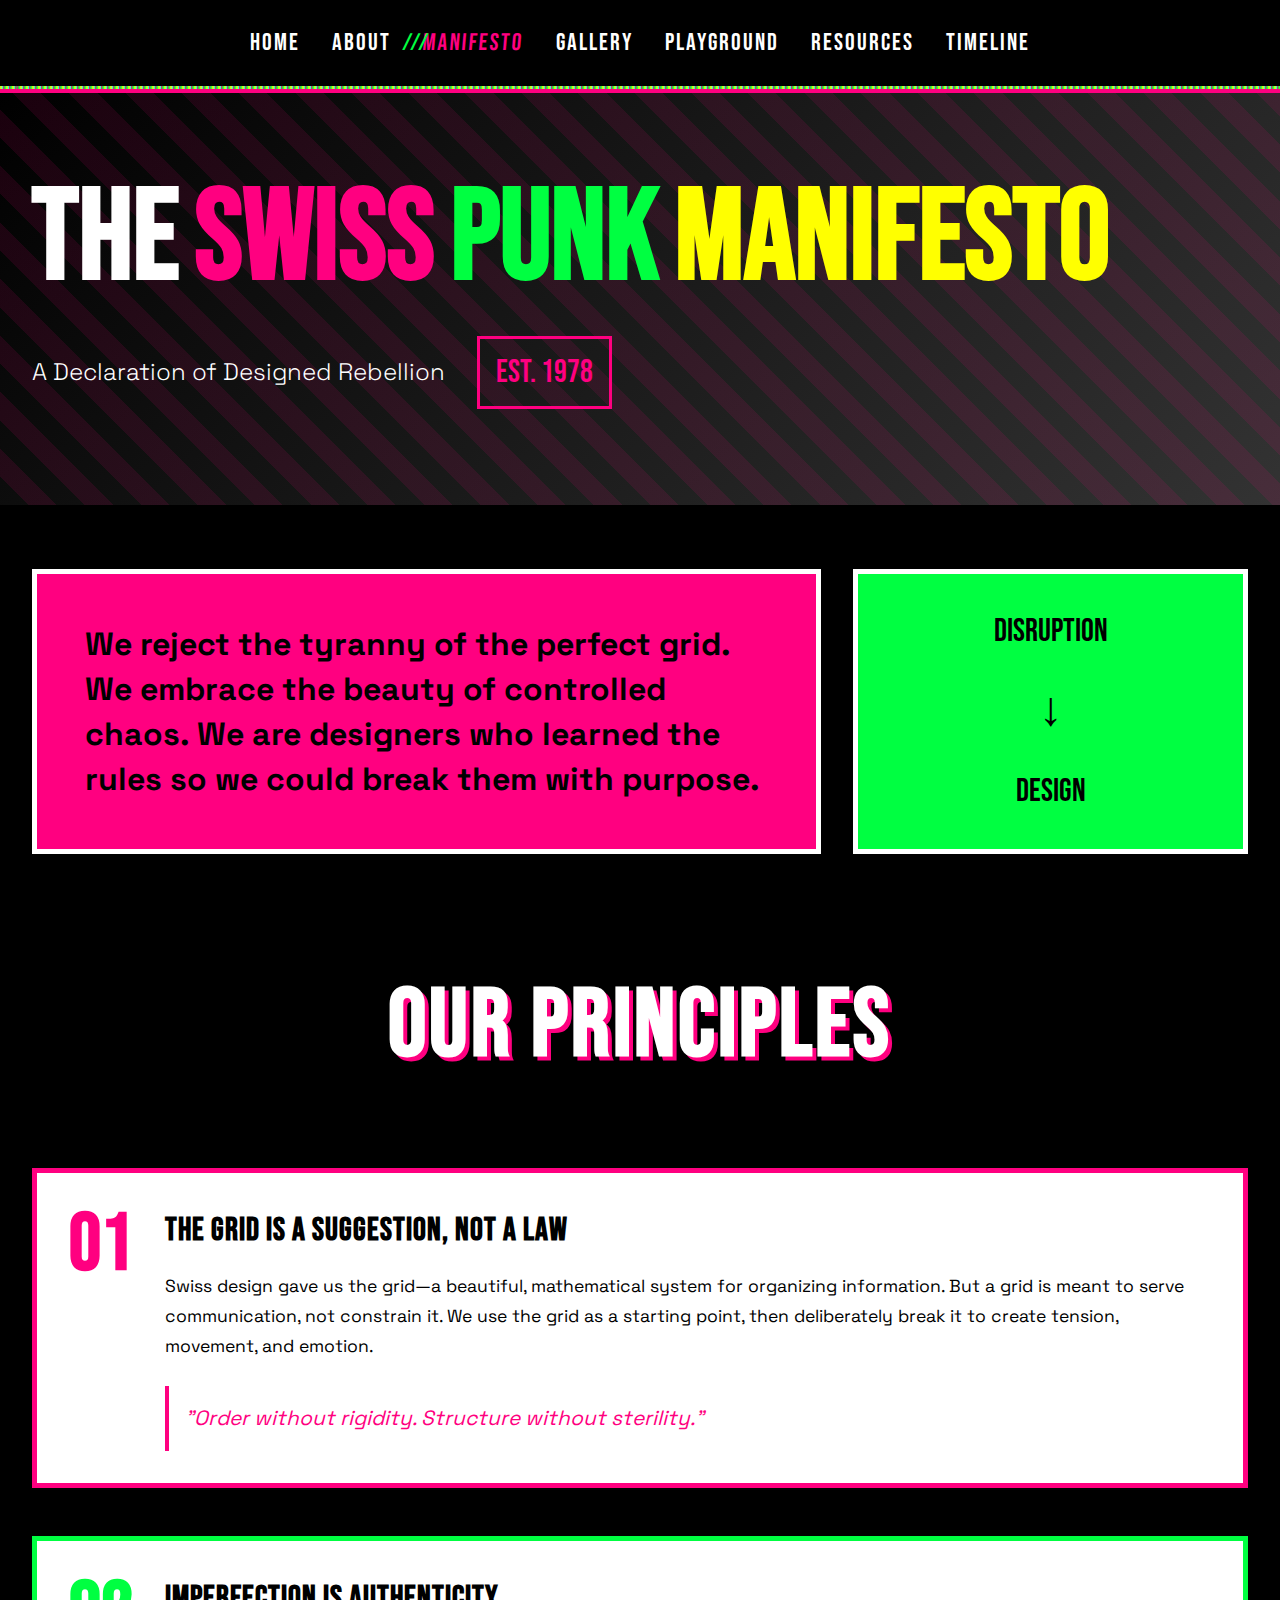
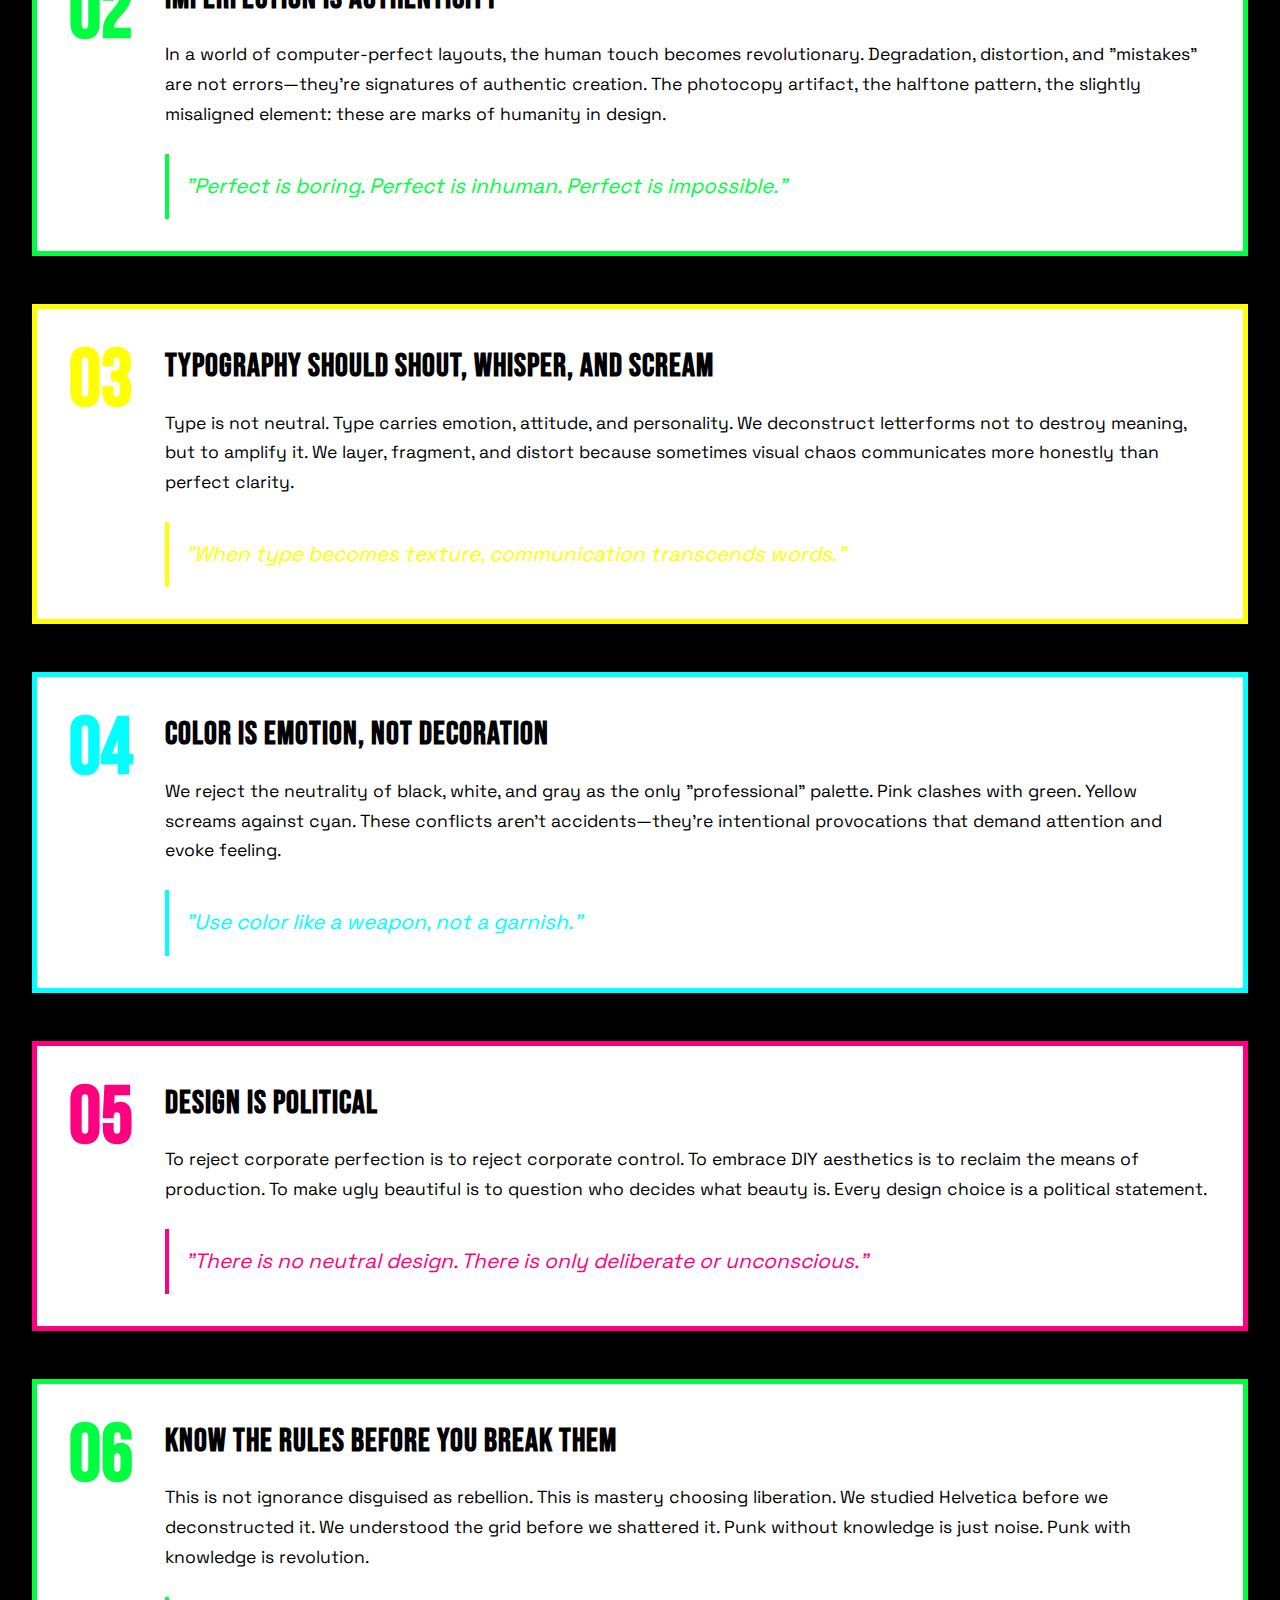
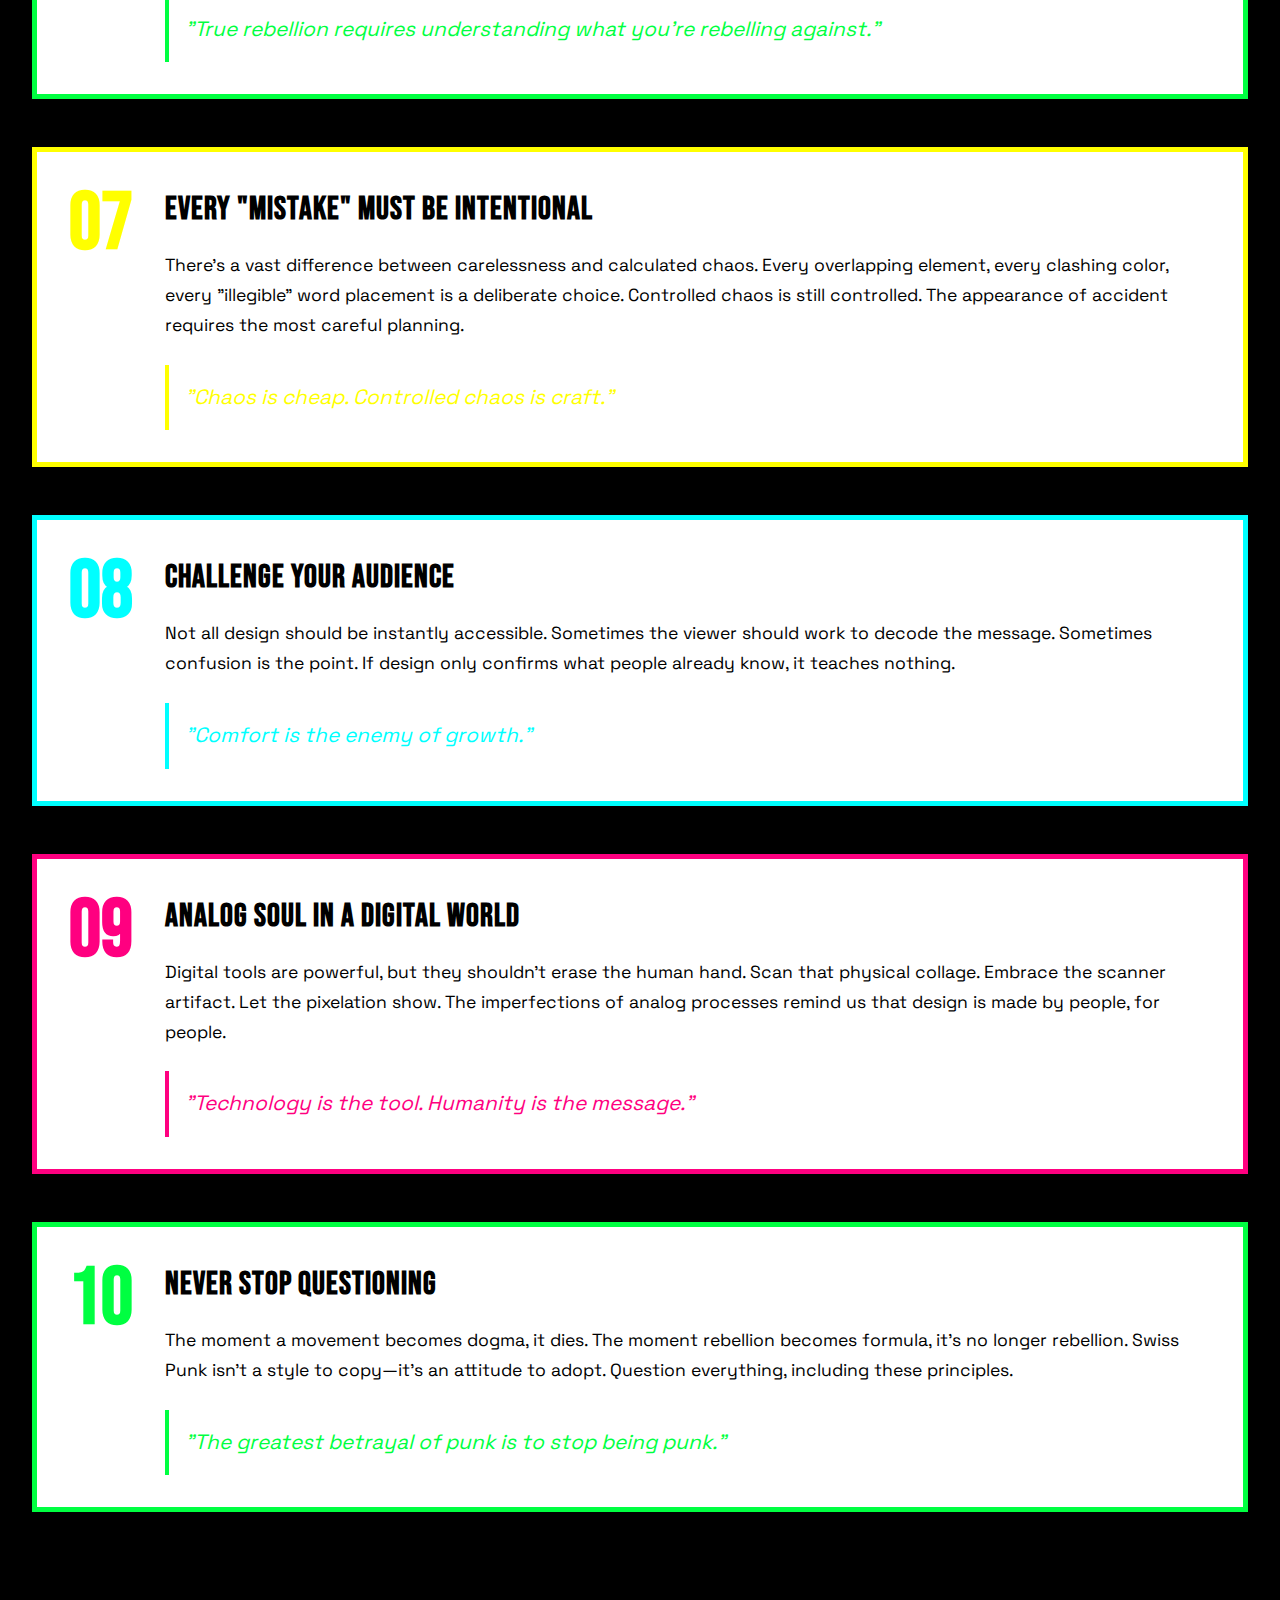
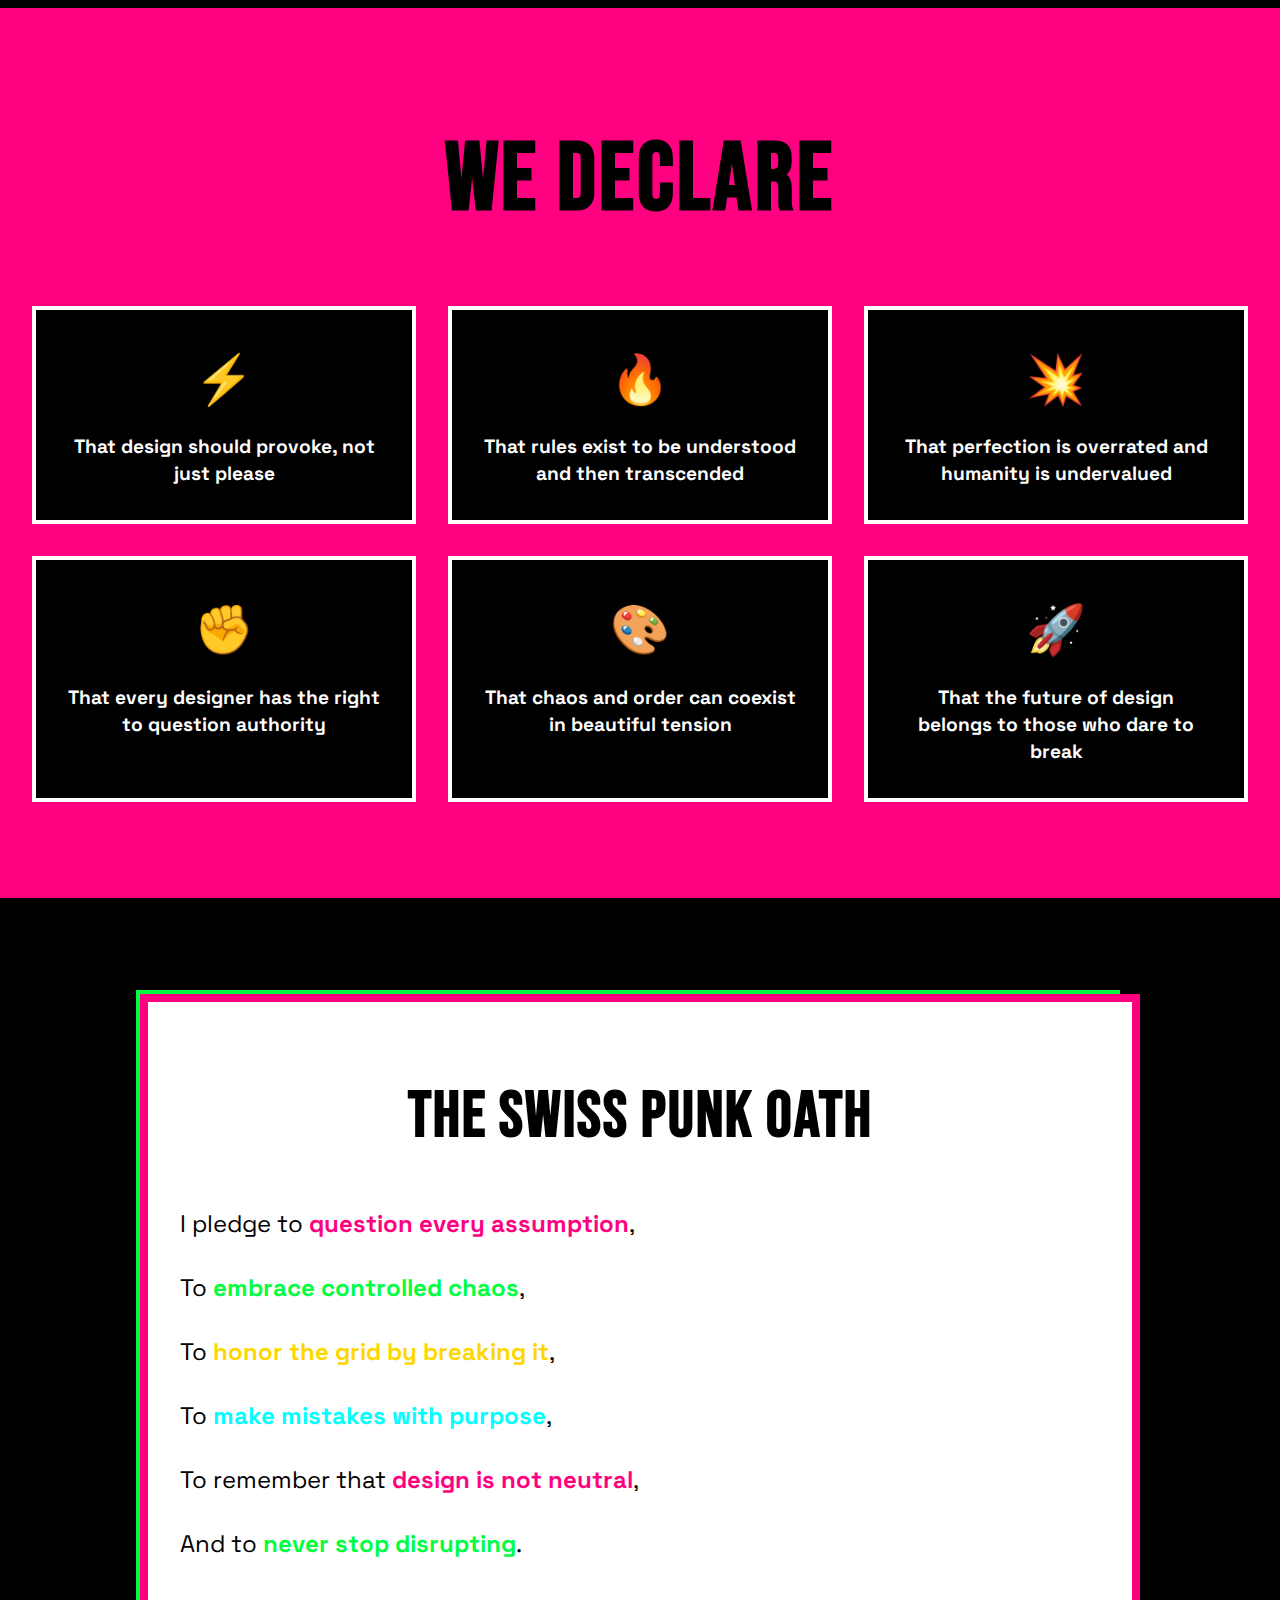
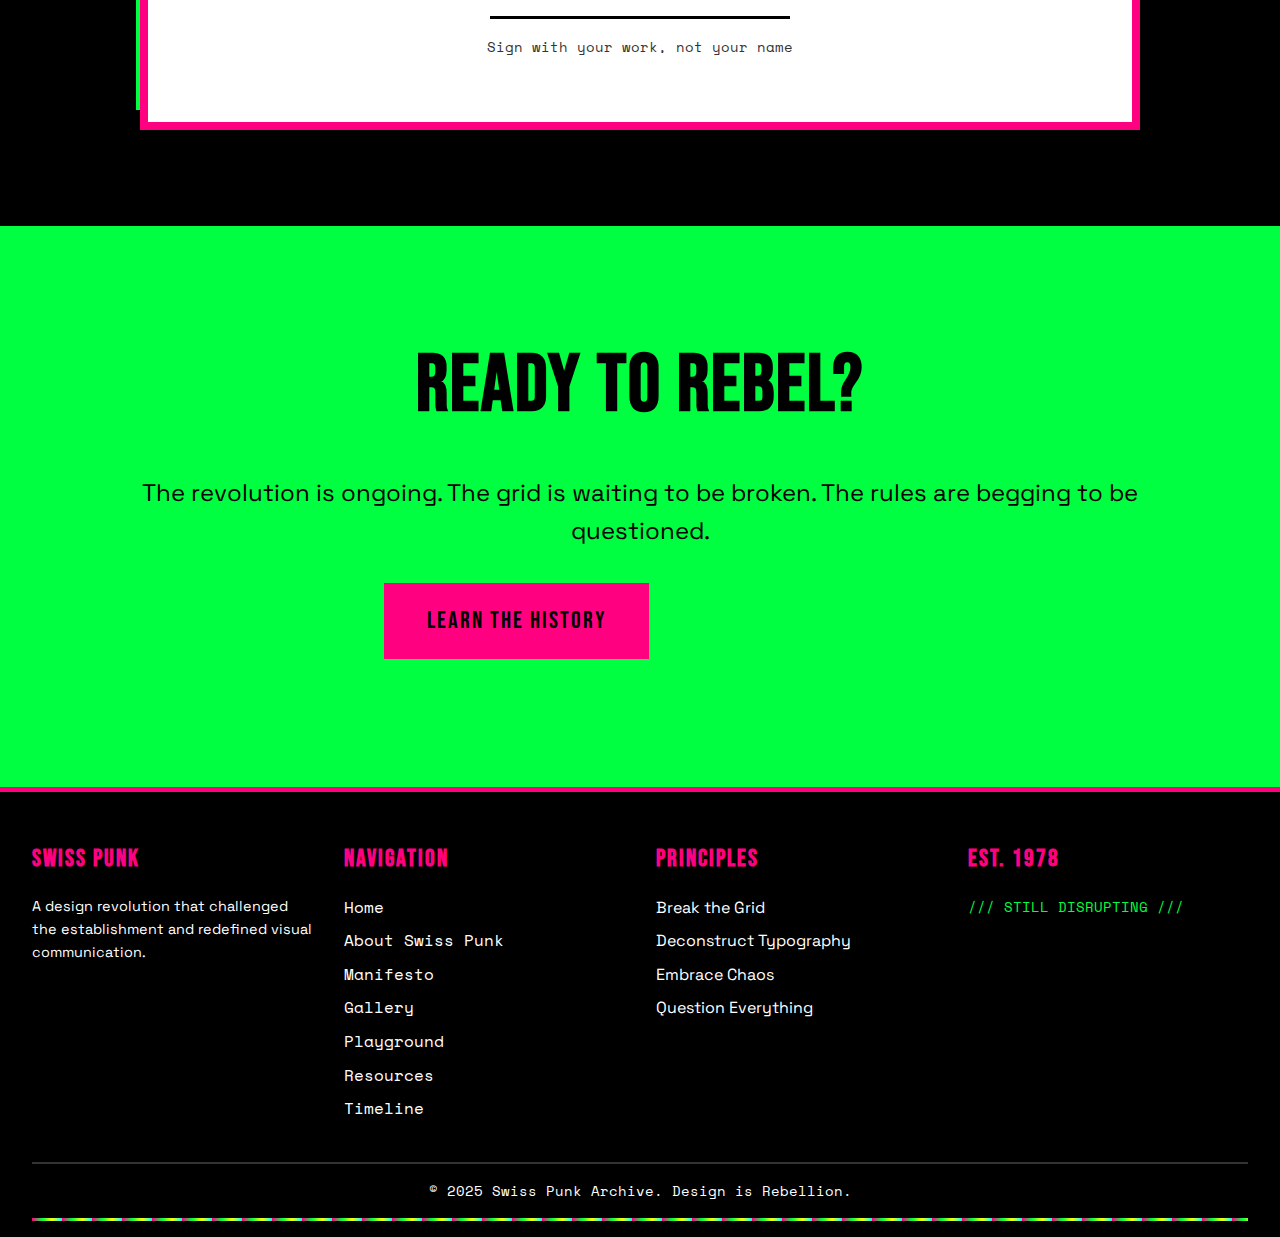
<file: manifesto.html>
<!DOCTYPE html>
<html lang="en">
<head>
    <meta charset="UTF-8">
    <meta name="viewport" content="width=device-width, initial-scale=1.0">
    <title>Manifesto // Swiss Punk Declaration</title>
    <link rel="stylesheet" href="styles.css">
    <link rel="preconnect" href="https://fonts.googleapis.com">
    <link rel="preconnect" href="https://fonts.gstatic.com" crossorigin>
    <link href="https://fonts.googleapis.com/css2?family=Bebas+Neue&family=Space+Grotesk:wght@300;400;700&family=Space+Mono:wght@400;700&display=swap" rel="stylesheet">
</head>
<body class="manifesto-page">
    <nav class="navigation">
        <div class="nav-chaos">
            <a href="index.html" class="nav-link">HOME</a>
            <a href="about.html" class="nav-link">ABOUT</a>
            <a href="manifesto.html" class="nav-link active">MANIFESTO</a>
            <a href="gallery.html" class="nav-link">GALLERY</a>
            <a href="playground.html" class="nav-link">PLAYGROUND</a>
            <a href="resources.html" class="nav-link">RESOURCES</a>
            <a href="timeline.html" class="nav-link">TIMELINE</a>
        </div>
        <div class="nav-noise"></div>
    </nav>

    <main class="manifesto-content">
        <header class="manifesto-header">
            <div class="manifesto-title-container">
                <h1 class="manifesto-title">
                    <span class="manifesto-word">THE</span>
                    <span class="manifesto-word pink">SWISS</span>
                    <span class="manifesto-word green">PUNK</span>
                    <span class="manifesto-word yellow">MANIFESTO</span>
                </h1>
                <div class="manifesto-subtitle">
                    <p>A Declaration of Designed Rebellion</p>
                    <span class="manifesto-year">EST. 1978</span>
                </div>
            </div>
        </header>

        <section class="manifesto-intro">
            <div class="intro-layout">
                <div class="intro-main">
                    <p class="intro-large">We reject the tyranny of the perfect grid. We embrace the beauty of controlled chaos. We are designers who learned the rules so we could break them with purpose.</p>
                </div>
                <div class="intro-side">
                    <div class="intro-badge">
                        <span>DISRUPTION</span>
                        <span>↓</span>
                        <span>DESIGN</span>
                    </div>
                </div>
            </div>
        </section>

        <section class="principles-section">
            <h2 class="section-mega-title">OUR PRINCIPLES</h2>
            
            <div class="principle-block block-1">
                <div class="principle-number">01</div>
                <div class="principle-content">
                    <h3>THE GRID IS A SUGGESTION, NOT A LAW</h3>
                    <p>Swiss design gave us the grid—a beautiful, mathematical system for organizing information. But a grid is meant to serve communication, not constrain it. We use the grid as a starting point, then deliberately break it to create tension, movement, and emotion.</p>
                    <div class="principle-quote">
                        "Order without rigidity. Structure without sterility."
                    </div>
                </div>
            </div>

            <div class="principle-block block-2">
                <div class="principle-number">02</div>
                <div class="principle-content">
                    <h3>IMPERFECTION IS AUTHENTICITY</h3>
                    <p>In a world of computer-perfect layouts, the human touch becomes revolutionary. Degradation, distortion, and "mistakes" are not errors—they're signatures of authentic creation. The photocopy artifact, the halftone pattern, the slightly misaligned element: these are marks of humanity in design.</p>
                    <div class="principle-quote">
                        "Perfect is boring. Perfect is inhuman. Perfect is impossible."
                    </div>
                </div>
            </div>

            <div class="principle-block block-3">
                <div class="principle-number">03</div>
                <div class="principle-content">
                    <h3>TYPOGRAPHY SHOULD SHOUT, WHISPER, AND SCREAM</h3>
                    <p>Type is not neutral. Type carries emotion, attitude, and personality. We deconstruct letterforms not to destroy meaning, but to amplify it. We layer, fragment, and distort because sometimes visual chaos communicates more honestly than perfect clarity.</p>
                    <div class="principle-quote">
                        "When type becomes texture, communication transcends words."
                    </div>
                </div>
            </div>

            <div class="principle-block block-4">
                <div class="principle-number">04</div>
                <div class="principle-content">
                    <h3>COLOR IS EMOTION, NOT DECORATION</h3>
                    <p>We reject the neutrality of black, white, and gray as the only "professional" palette. Pink clashes with green. Yellow screams against cyan. These conflicts aren't accidents—they're intentional provocations that demand attention and evoke feeling.</p>
                    <div class="principle-quote">
                        "Use color like a weapon, not a garnish."
                    </div>
                </div>
            </div>

            <div class="principle-block block-5">
                <div class="principle-number">05</div>
                <div class="principle-content">
                    <h3>DESIGN IS POLITICAL</h3>
                    <p>To reject corporate perfection is to reject corporate control. To embrace DIY aesthetics is to reclaim the means of production. To make ugly beautiful is to question who decides what beauty is. Every design choice is a political statement.</p>
                    <div class="principle-quote">
                        "There is no neutral design. There is only deliberate or unconscious."
                    </div>
                </div>
            </div>

            <div class="principle-block block-6">
                <div class="principle-number">06</div>
                <div class="principle-content">
                    <h3>KNOW THE RULES BEFORE YOU BREAK THEM</h3>
                    <p>This is not ignorance disguised as rebellion. This is mastery choosing liberation. We studied Helvetica before we deconstructed it. We understood the grid before we shattered it. Punk without knowledge is just noise. Punk with knowledge is revolution.</p>
                    <div class="principle-quote">
                        "True rebellion requires understanding what you're rebelling against."
                    </div>
                </div>
            </div>

            <div class="principle-block block-7">
                <div class="principle-number">07</div>
                <div class="principle-content">
                    <h3>EVERY "MISTAKE" MUST BE INTENTIONAL</h3>
                    <p>There's a vast difference between carelessness and calculated chaos. Every overlapping element, every clashing color, every "illegible" word placement is a deliberate choice. Controlled chaos is still controlled. The appearance of accident requires the most careful planning.</p>
                    <div class="principle-quote">
                        "Chaos is cheap. Controlled chaos is craft."
                    </div>
                </div>
            </div>

            <div class="principle-block block-8">
                <div class="principle-number">08</div>
                <div class="principle-content">
                    <h3>CHALLENGE YOUR AUDIENCE</h3>
                    <p>Not all design should be instantly accessible. Sometimes the viewer should work to decode the message. Sometimes confusion is the point. If design only confirms what people already know, it teaches nothing.</p>
                    <div class="principle-quote">
                        "Comfort is the enemy of growth."
                    </div>
                </div>
            </div>

            <div class="principle-block block-9">
                <div class="principle-number">09</div>
                <div class="principle-content">
                    <h3>ANALOG SOUL IN A DIGITAL WORLD</h3>
                    <p>Digital tools are powerful, but they shouldn't erase the human hand. Scan that physical collage. Embrace the scanner artifact. Let the pixelation show. The imperfections of analog processes remind us that design is made by people, for people.</p>
                    <div class="principle-quote">
                        "Technology is the tool. Humanity is the message."
                    </div>
                </div>
            </div>

            <div class="principle-block block-10">
                <div class="principle-number">10</div>
                <div class="principle-content">
                    <h3>NEVER STOP QUESTIONING</h3>
                    <p>The moment a movement becomes dogma, it dies. The moment rebellion becomes formula, it's no longer rebellion. Swiss Punk isn't a style to copy—it's an attitude to adopt. Question everything, including these principles.</p>
                    <div class="principle-quote">
                        "The greatest betrayal of punk is to stop being punk."
                    </div>
                </div>
            </div>
        </section>

        <section class="declaration-section">
            <div class="declaration-container">
                <h2>WE DECLARE</h2>
                <div class="declaration-grid">
                    <div class="declaration-item">
                        <span class="decl-icon">⚡</span>
                        <p>That design should provoke, not just please</p>
                    </div>
                    <div class="declaration-item">
                        <span class="decl-icon">🔥</span>
                        <p>That rules exist to be understood and then transcended</p>
                    </div>
                    <div class="declaration-item">
                        <span class="decl-icon">💥</span>
                        <p>That perfection is overrated and humanity is undervalued</p>
                    </div>
                    <div class="declaration-item">
                        <span class="decl-icon">✊</span>
                        <p>That every designer has the right to question authority</p>
                    </div>
                    <div class="declaration-item">
                        <span class="decl-icon">🎨</span>
                        <p>That chaos and order can coexist in beautiful tension</p>
                    </div>
                    <div class="declaration-item">
                        <span class="decl-icon">🚀</span>
                        <p>That the future of design belongs to those who dare to break</p>
                    </div>
                </div>
            </div>
        </section>

        <section class="oath-section">
            <div class="oath-container">
                <h2>THE SWISS PUNK OATH</h2>
                <div class="oath-text">
                    <p>I pledge to <span class="highlight-pink">question every assumption</span>,</p>
                    <p>To <span class="highlight-green">embrace controlled chaos</span>,</p>
                    <p>To <span class="highlight-yellow">honor the grid by breaking it</span>,</p>
                    <p>To <span class="highlight-cyan">make mistakes with purpose</span>,</p>
                    <p>To remember that <span class="highlight-pink">design is not neutral</span>,</p>
                    <p>And to <span class="highlight-green">never stop disrupting</span>.</p>
                </div>
                <div class="oath-signature">
                    <div class="signature-line"></div>
                    <p>Sign with your work, not your name</p>
                </div>
            </div>
        </section>

        <section class="call-to-action-manifesto">
            <div class="cta-manifesto-content">
                <h2>READY TO REBEL?</h2>
                <p>The revolution is ongoing. The grid is waiting to be broken. The rules are begging to be questioned.</p>
                <div class="cta-buttons">
                    <a href="about.html" class="btn-primary">LEARN THE HISTORY</a>
                    <a href="gallery.html" class="btn-secondary">SEE THE WORK</a>
                </div>
            </div>
        </section>
    </main>

    <footer class="footer">
        <div class="footer-grid">
            <div class="footer-col">
                <h4>SWISS PUNK</h4>
                <p>A design revolution that challenged the establishment and redefined visual communication.</p>
            </div>
            <div class="footer-col">
                <h4>NAVIGATION</h4>
                <ul>
                    <li><a href="index.html">Home</a></li>
                    <li><a href="about.html">About Swiss Punk</a></li>
                    <li><a href="manifesto.html">Manifesto</a></li>
                    <li><a href="gallery.html">Gallery</a></li>
                    <li><a href="playground.html">Playground</a></li>
                    <li><a href="resources.html">Resources</a></li>
                    <li><a href="timeline.html">Timeline</a></li>
                </ul>
            </div>
            <div class="footer-col">
                <h4>PRINCIPLES</h4>
                <ul>
                    <li>Break the Grid</li>
                    <li>Deconstruct Typography</li>
                    <li>Embrace Chaos</li>
                    <li>Question Everything</li>
                </ul>
            </div>
            <div class="footer-col">
                <h4>EST. 1978</h4>
                <p class="footer-noise">/// STILL DISRUPTING ///</p>
            </div>
        </div>
        <div class="footer-bottom">
            <p>&copy; 2025 Swiss Punk Archive. Design is Rebellion.</p>
            <div class="footer-pattern"></div>
        </div>
    </footer>

    <script src="script.js"></script>
</body>
</html>
</file>
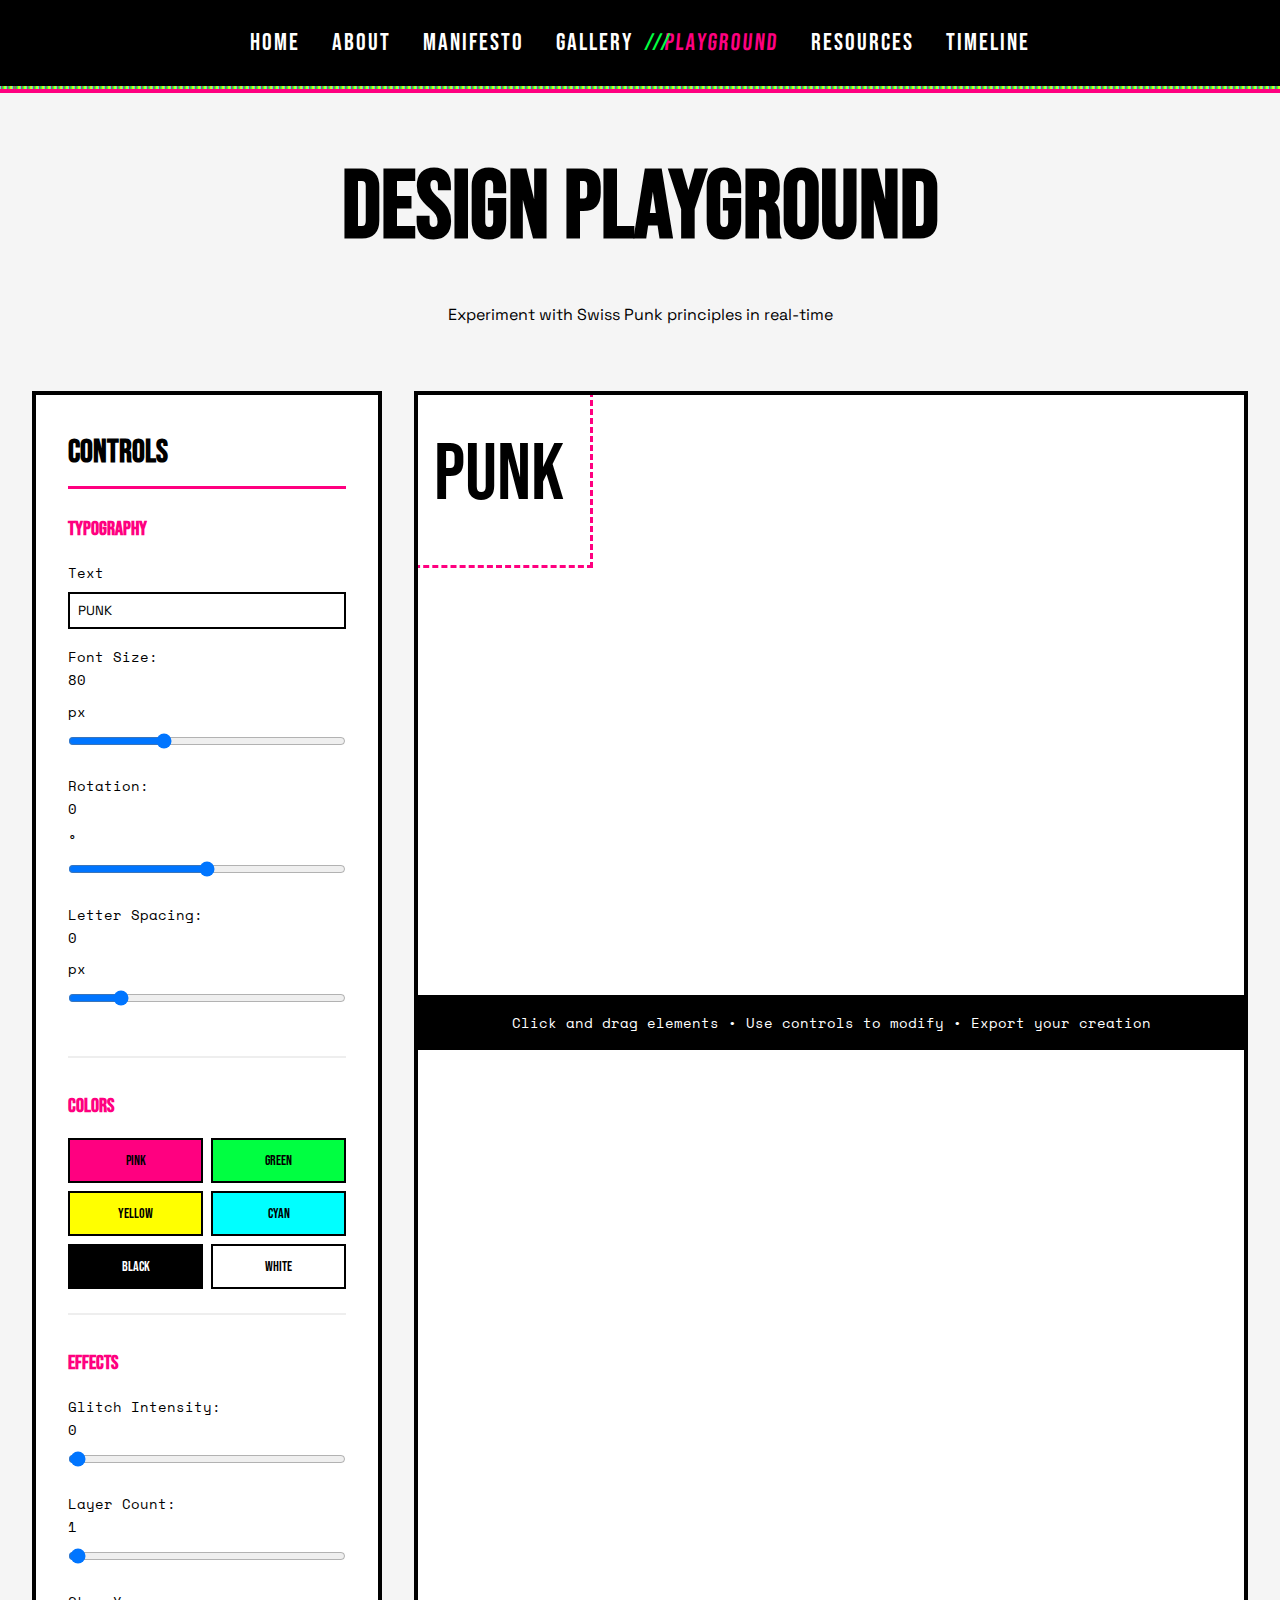
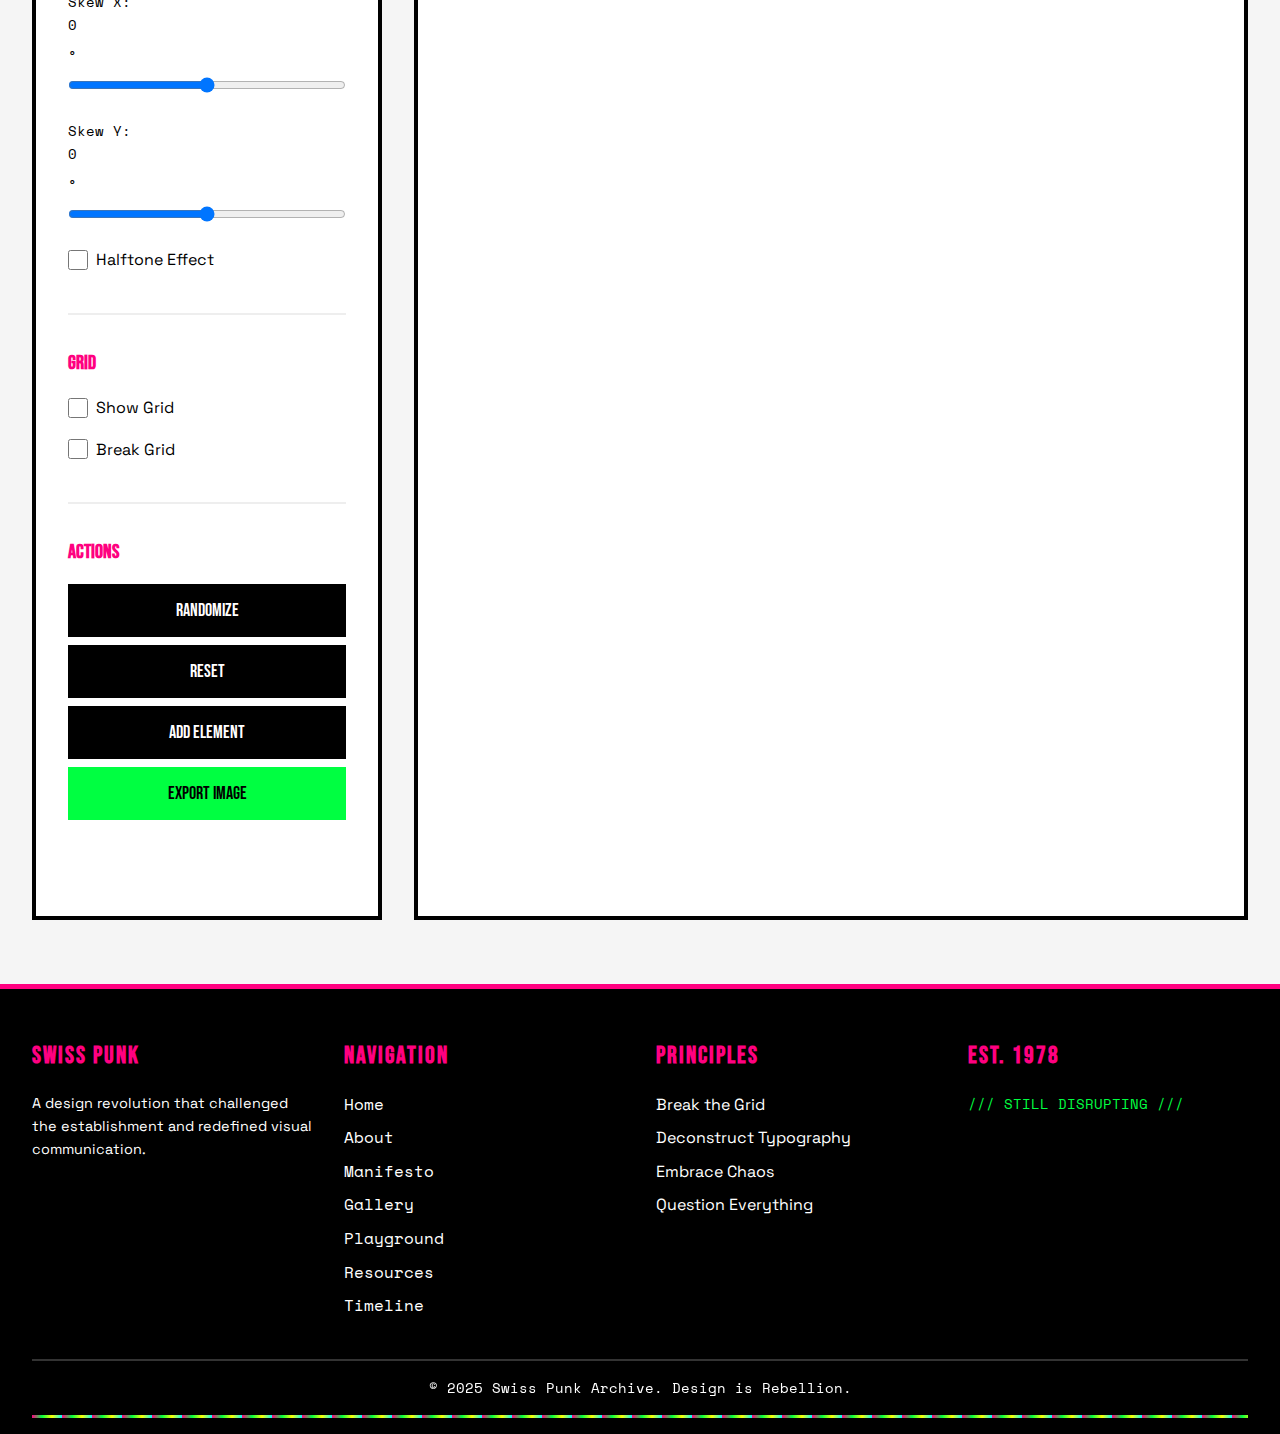
<file: playground.html>
<!DOCTYPE html>
<html lang="en">
<head>
    <meta charset="UTF-8">
    <meta name="viewport" content="width=device-width, initial-scale=1.0">
    <title>Design Playground // Swiss Punk Interactive</title>
    <link rel="stylesheet" href="styles.css">
    <link rel="preconnect" href="https://fonts.googleapis.com">
    <link rel="preconnect" href="https://fonts.gstatic.com" crossorigin>
    <link href="https://fonts.googleapis.com/css2?family=Bebas+Neue&family=Space+Grotesk:wght@300;400;700&family=Space+Mono:wght@400;700&display=swap" rel="stylesheet">
</head>
<body class="playground-page">
    <nav class="navigation">
        <div class="nav-chaos">
            <a href="index.html" class="nav-link">HOME</a>
            <a href="about.html" class="nav-link">ABOUT</a>
            <a href="manifesto.html" class="nav-link">MANIFESTO</a>
            <a href="gallery.html" class="nav-link">GALLERY</a>
            <a href="playground.html" class="nav-link active">PLAYGROUND</a>
            <a href="resources.html" class="nav-link">RESOURCES</a>
            <a href="timeline.html" class="nav-link">TIMELINE</a>
        </div>
        <div class="nav-noise"></div>
    </nav>

    <main class="playground-content">
        <header class="playground-header">
            <h1>DESIGN PLAYGROUND</h1>
            <p>Experiment with Swiss Punk principles in real-time</p>
        </header>

        <div class="playground-container">
            <div class="controls-panel">
                <h2>CONTROLS</h2>
                
                <div class="control-section">
                    <h3>Typography</h3>
                    <label>
                        <span>Text</span>
                        <input type="text" id="textInput" value="PUNK" maxlength="20">
                    </label>
                    <label>
                        <span>Font Size: <span id="fontSizeValue">80</span>px</span>
                        <input type="range" id="fontSize" min="20" max="200" value="80">
                    </label>
                    <label>
                        <span>Rotation: <span id="rotationValue">0</span>°</span>
                        <input type="range" id="rotation" min="-180" max="180" value="0">
                    </label>
                    <label>
                        <span>Letter Spacing: <span id="spacingValue">0</span>px</span>
                        <input type="range" id="letterSpacing" min="-10" max="50" value="0">
                    </label>
                </div>

                <div class="control-section">
                    <h3>Colors</h3>
                    <div class="color-presets">
                        <button class="color-btn" data-color="#FF0080" style="background: #FF0080;">PINK</button>
                        <button class="color-btn" data-color="#00FF41" style="background: #00FF41;">GREEN</button>
                        <button class="color-btn" data-color="#FFFF00" style="background: #FFFF00;">YELLOW</button>
                        <button class="color-btn" data-color="#00FFFF" style="background: #00FFFF;">CYAN</button>
                        <button class="color-btn" data-color="#000000" style="background: #000000; color: white;">BLACK</button>
                        <button class="color-btn" data-color="#FFFFFF" style="background: #FFFFFF; border: 2px solid black;">WHITE</button>
                    </div>
                </div>

                <div class="control-section">
                    <h3>Effects</h3>
                    <label>
                        <span>Glitch Intensity: <span id="glitchValue">0</span></span>
                        <input type="range" id="glitchIntensity" min="0" max="100" value="0">
                    </label>
                    <label>
                        <span>Layer Count: <span id="layerValue">1</span></span>
                        <input type="range" id="layerCount" min="1" max="5" value="1">
                    </label>
                    <label>
                        <span>Skew X: <span id="skewXValue">0</span>°</span>
                        <input type="range" id="skewX" min="-45" max="45" value="0">
                    </label>
                    <label>
                        <span>Skew Y: <span id="skewYValue">0</span>°</span>
                        <input type="range" id="skewY" min="-45" max="45" value="0">
                    </label>
                    <label class="checkbox-label">
                        <input type="checkbox" id="enableHalftone">
                        <span>Halftone Effect</span>
                    </label>
                </div>

                <div class="control-section">
                    <h3>Grid</h3>
                    <label class="checkbox-label">
                        <input type="checkbox" id="showGrid">
                        <span>Show Grid</span>
                    </label>
                    <label class="checkbox-label">
                        <input type="checkbox" id="breakGrid">
                        <span>Break Grid</span>
                    </label>
                </div>

                <div class="control-section">
                    <h3>Actions</h3>
                    <button class="action-btn" id="randomize">RANDOMIZE</button>
                    <button class="action-btn" id="reset">RESET</button>
                    <button class="action-btn" id="addElement">ADD ELEMENT</button>
                    <button class="action-btn export-btn" id="export">EXPORT IMAGE</button>
                </div>
            </div>

            <div class="canvas-panel">
                <div id="playgroundCanvas" class="playground-canvas">
                    <div class="draggable-element" data-id="1">
                        <span class="element-text">PUNK</span>
                    </div>
                </div>
                <div class="canvas-info">
                    <p>Click and drag elements • Use controls to modify • Export your creation</p>
                </div>
            </div>
        </div>
    </main>

    <footer class="footer">
        <div class="footer-grid">
            <div class="footer-col">
                <h4>SWISS PUNK</h4>
                <p>A design revolution that challenged the establishment and redefined visual communication.</p>
            </div>
            <div class="footer-col">
                <h4>NAVIGATION</h4>
                <ul>
                    <li><a href="index.html">Home</a></li>
                    <li><a href="about.html">About</a></li>
                    <li><a href="manifesto.html">Manifesto</a></li>
                    <li><a href="gallery.html">Gallery</a></li>
                    <li><a href="playground.html">Playground</a></li>
                    <li><a href="resources.html">Resources</a></li>
                    <li><a href="timeline.html">Timeline</a></li>
                </ul>
            </div>
            <div class="footer-col">
                <h4>PRINCIPLES</h4>
                <ul>
                    <li>Break the Grid</li>
                    <li>Deconstruct Typography</li>
                    <li>Embrace Chaos</li>
                    <li>Question Everything</li>
                </ul>
            </div>
            <div class="footer-col">
                <h4>EST. 1978</h4>
                <p class="footer-noise">/// STILL DISRUPTING ///</p>
            </div>
        </div>
        <div class="footer-bottom">
            <p>&copy; 2025 Swiss Punk Archive. Design is Rebellion.</p>
            <div class="footer-pattern"></div>
        </div>
    </footer>

    <script src="script.js"></script>
    <script src="playground.js"></script>
</body>
</html>
</file>
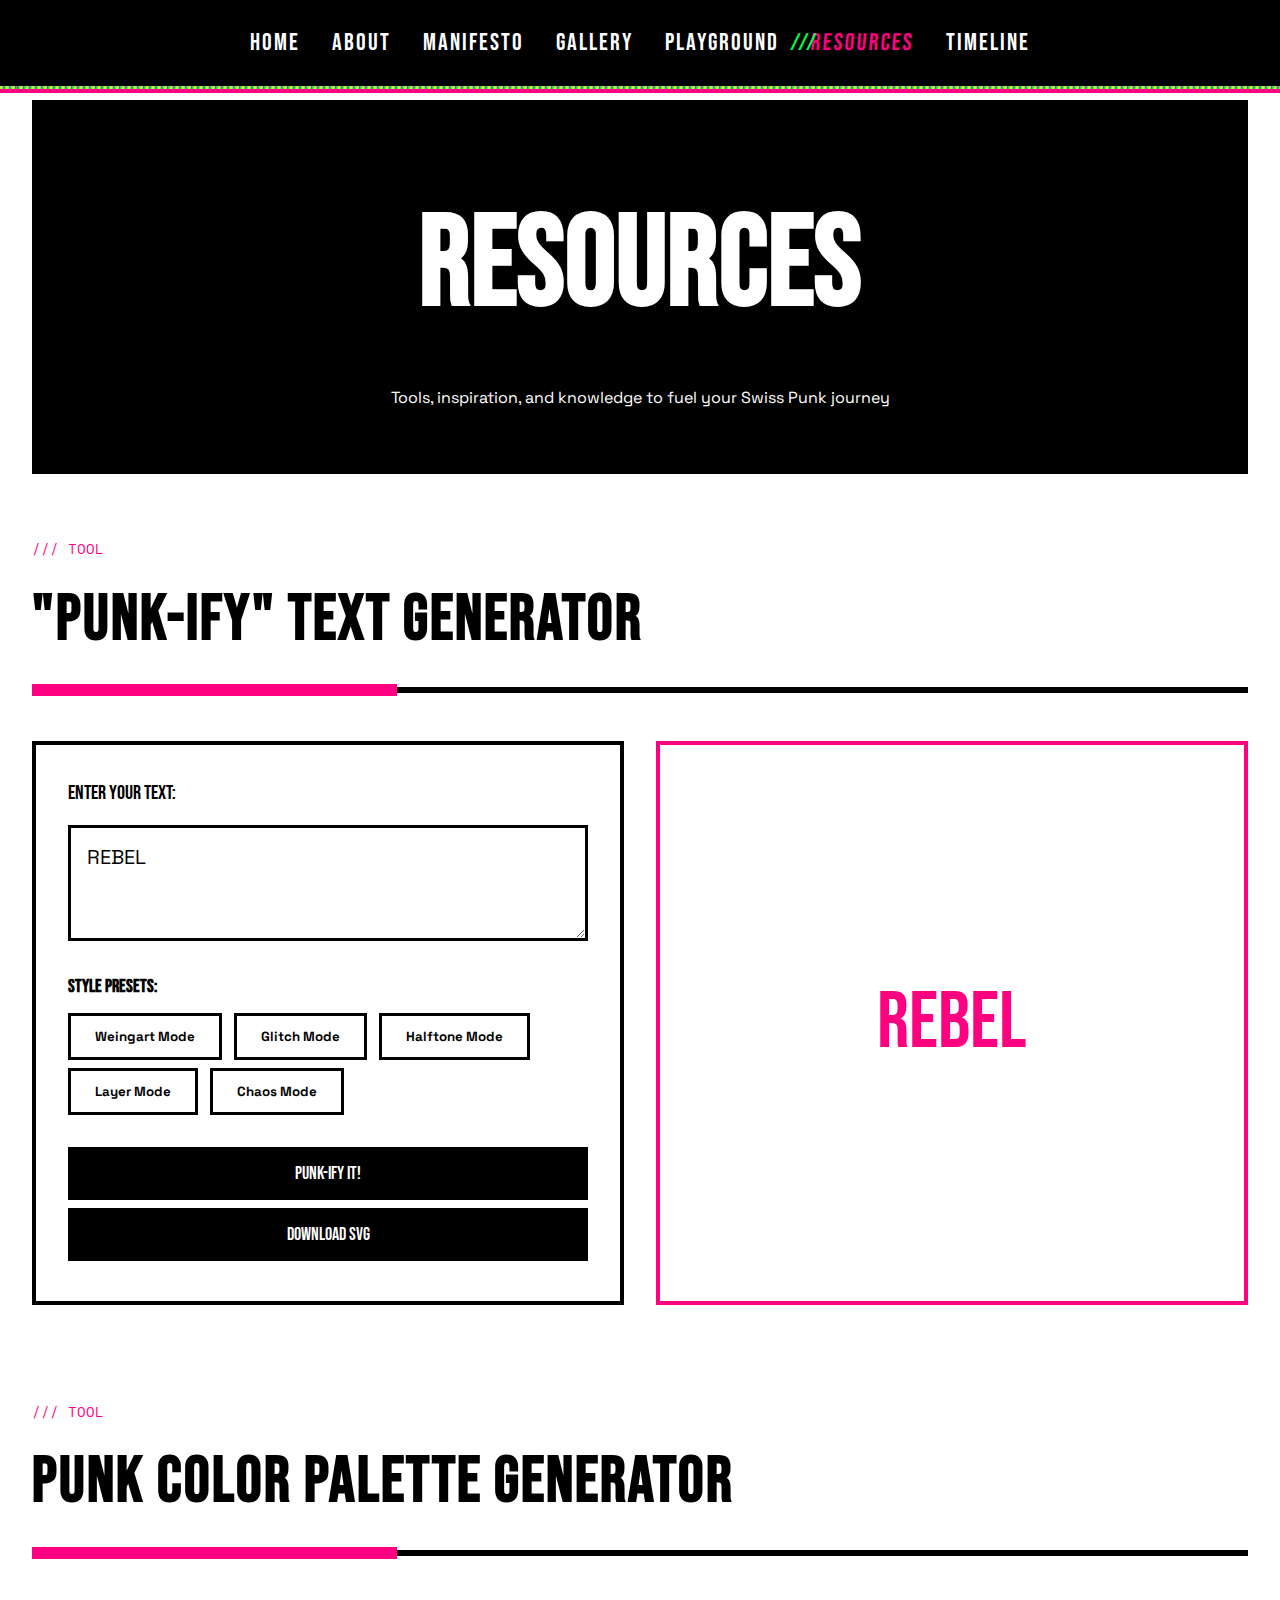
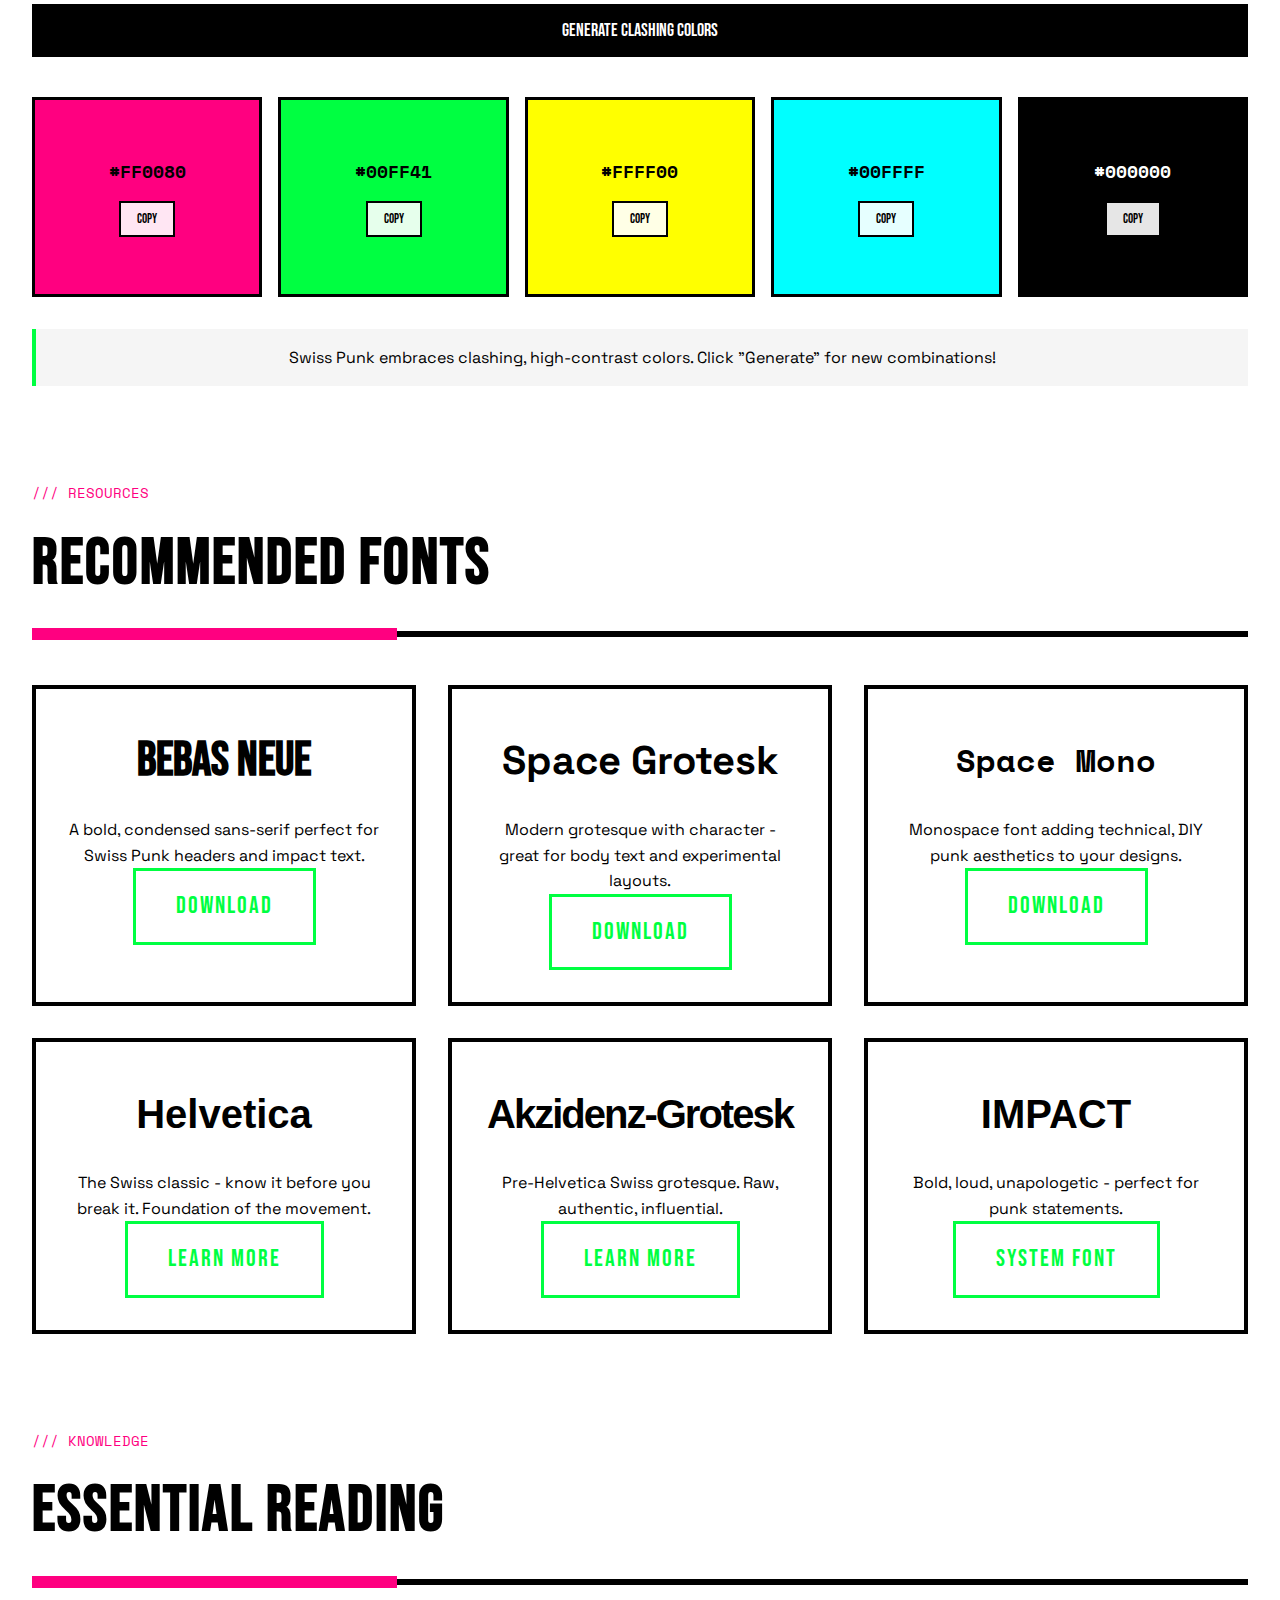
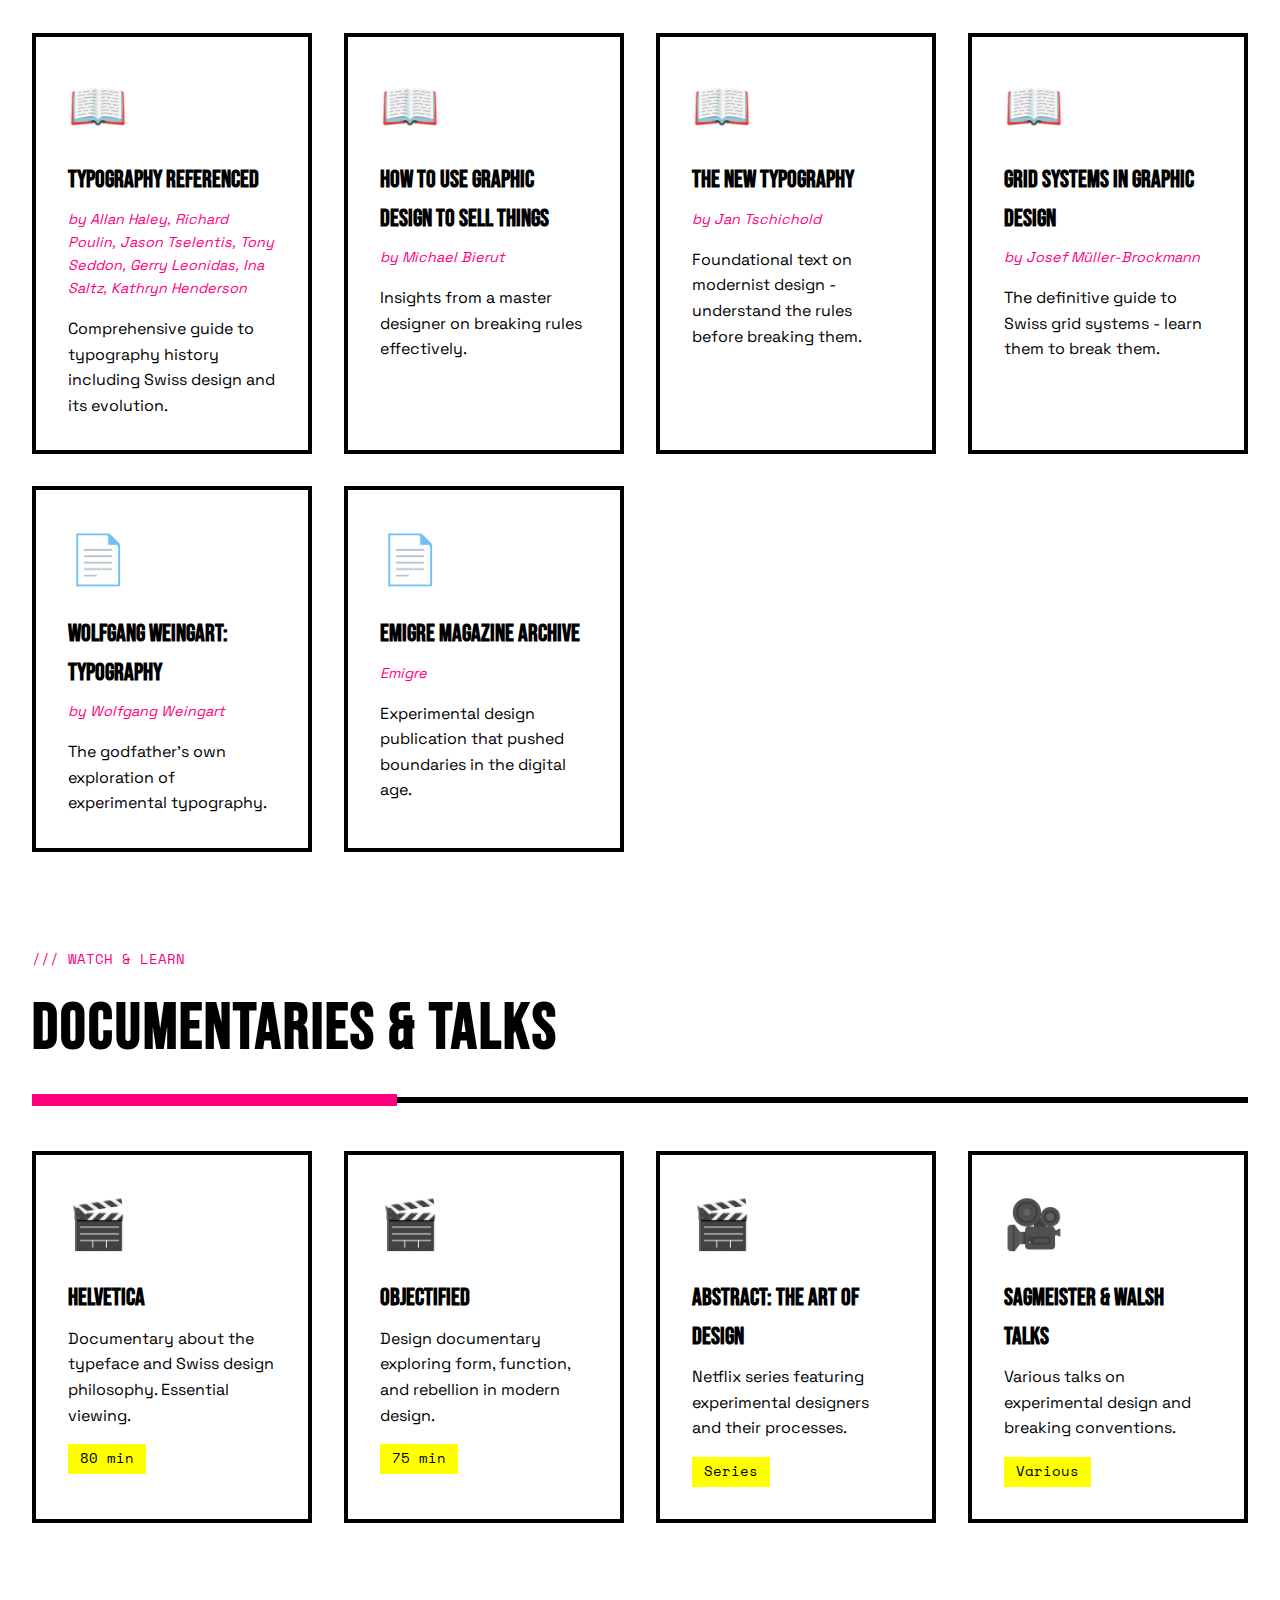
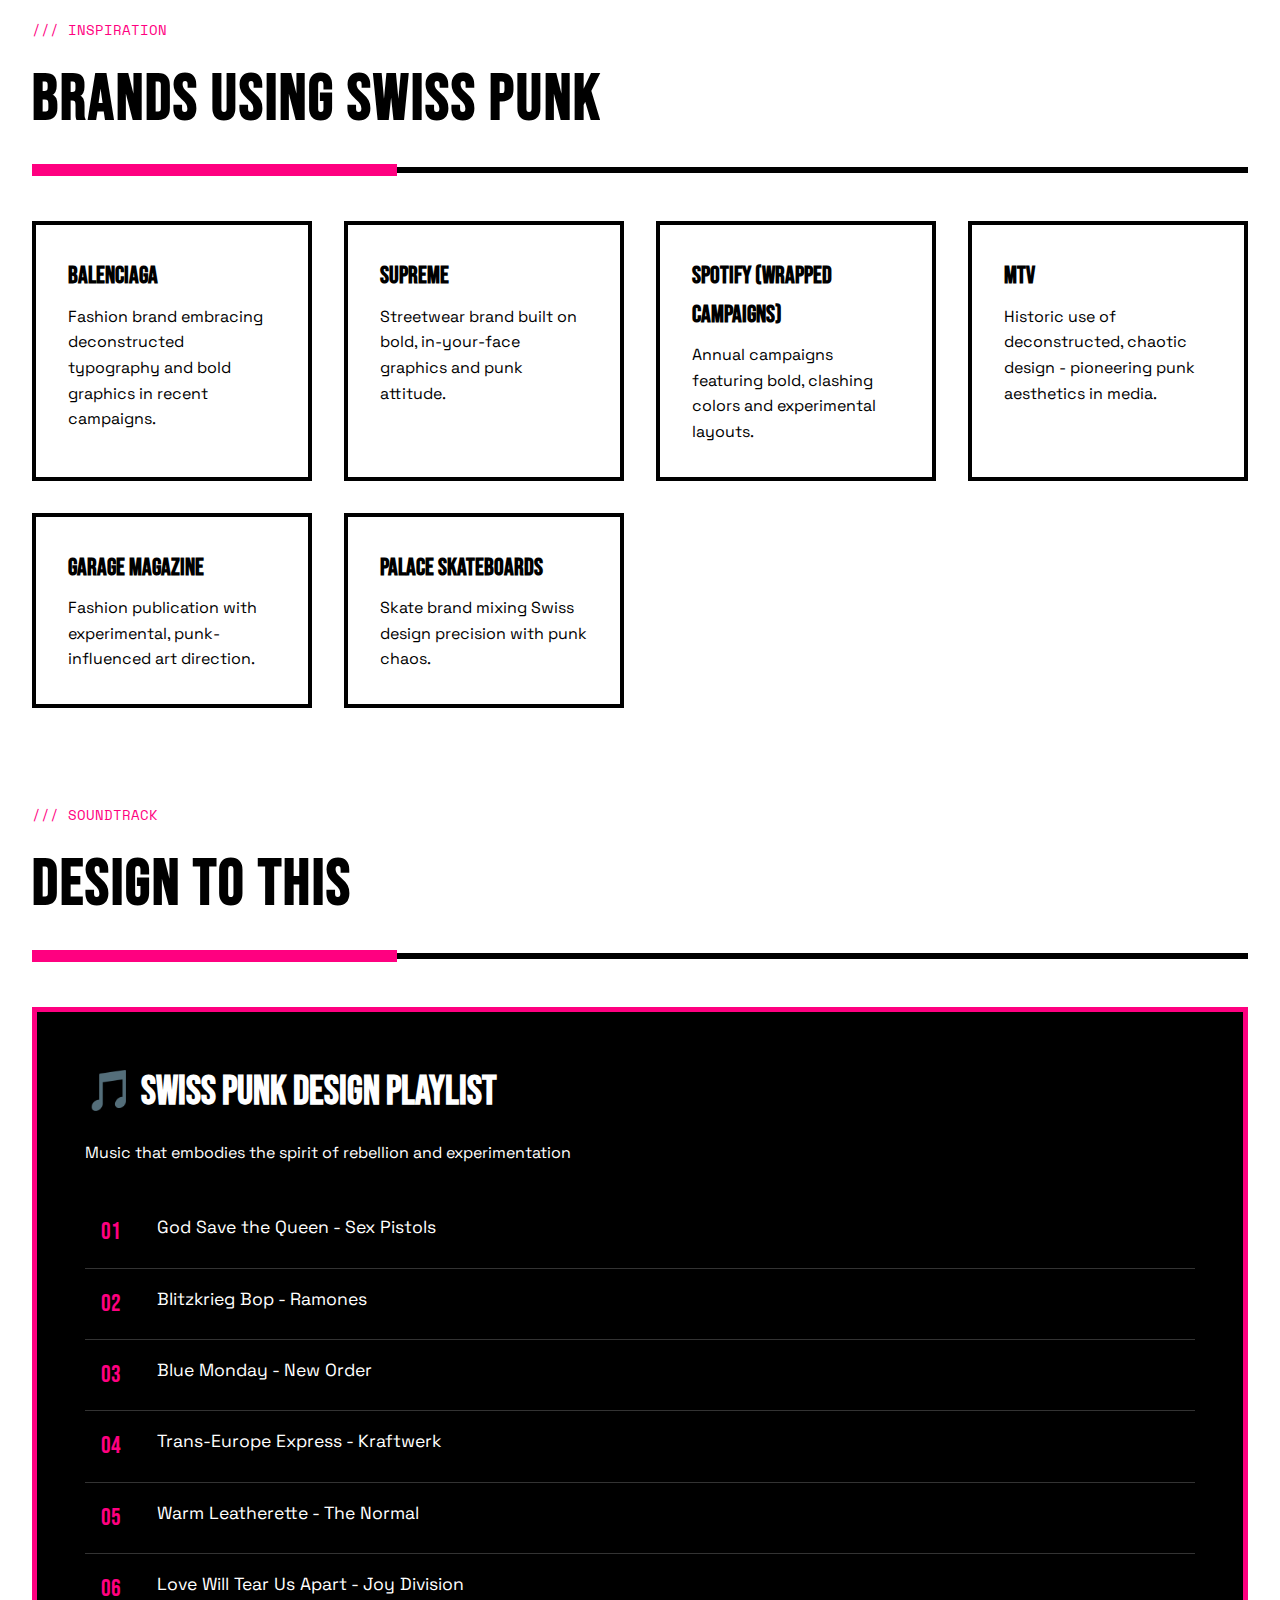
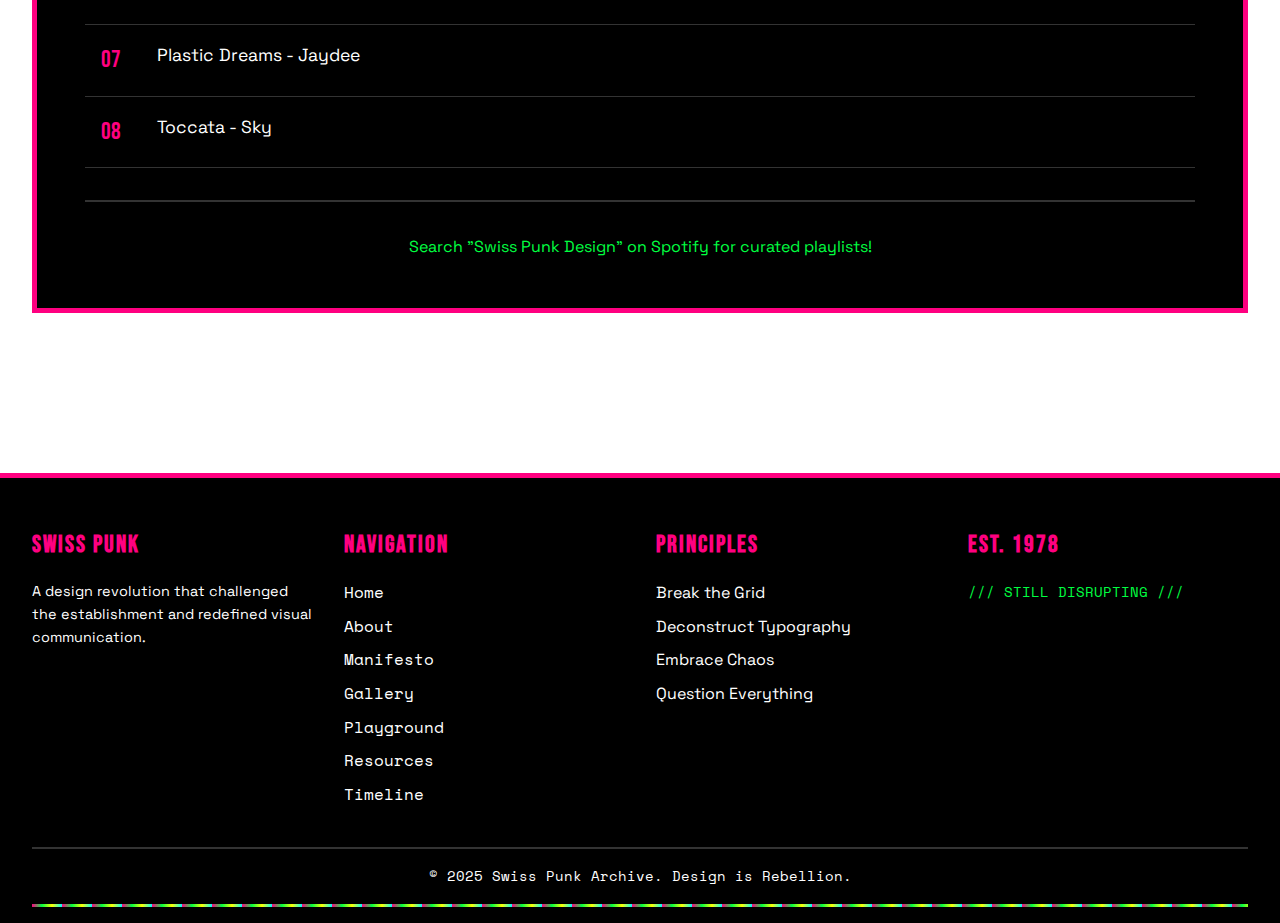
<file: resources.html>
<!DOCTYPE html>
<html lang="en">
<head>
    <meta charset="UTF-8">
    <meta name="viewport" content="width=device-width, initial-scale=1.0">
    <title>Resources // Swiss Punk Archive</title>
    <link rel="stylesheet" href="styles.css">
    <link rel="preconnect" href="https://fonts.googleapis.com">
    <link rel="preconnect" href="https://fonts.gstatic.com" crossorigin>
    <link href="https://fonts.googleapis.com/css2?family=Bebas+Neue&family=Space+Grotesk:wght@300;400;700&family=Space+Mono:wght@400;700&display=swap" rel="stylesheet">
</head>
<body class="resources-page">
    <nav class="navigation">
        <div class="nav-chaos">
            <a href="index.html" class="nav-link">HOME</a>
            <a href="about.html" class="nav-link">ABOUT</a>
            <a href="manifesto.html" class="nav-link">MANIFESTO</a>
            <a href="gallery.html" class="nav-link">GALLERY</a>
            <a href="playground.html" class="nav-link">PLAYGROUND</a>
            <a href="resources.html" class="nav-link active">RESOURCES</a>
            <a href="timeline.html" class="nav-link">TIMELINE</a>
        </div>
        <div class="nav-noise"></div>
    </nav>

    <main class="resources-content">
        <header class="resources-header">
            <h1>RESOURCES</h1>
            <p>Tools, inspiration, and knowledge to fuel your Swiss Punk journey</p>
        </header>

        <!-- Text Punk-ifier Tool -->
        <section class="tool-section punkifier-section">
            <div class="section-header-full">
                <span class="section-number">/// TOOL</span>
                <h2>"PUNK-IFY" TEXT GENERATOR</h2>
                <div class="header-line"></div>
            </div>

            <div class="punkifier-container">
                <div class="input-area">
                    <label for="inputText">Enter Your Text:</label>
                    <textarea id="inputText" placeholder="Type something to punk-ify..." rows="3">REBEL</textarea>
                    
                    <div class="style-presets">
                        <h3>Style Presets:</h3>
                        <button class="preset-btn" data-style="weingart">Weingart Mode</button>
                        <button class="preset-btn" data-style="glitch">Glitch Mode</button>
                        <button class="preset-btn" data-style="halftone">Halftone Mode</button>
                        <button class="preset-btn" data-style="layer">Layer Mode</button>
                        <button class="preset-btn" data-style="chaos">Chaos Mode</button>
                    </div>
                    
                    <button id="generateBtn" class="action-btn">PUNK-IFY IT!</button>
                    <button id="downloadSVG" class="action-btn">DOWNLOAD SVG</button>
                </div>
                
                <div class="output-area">
                    <div id="punkOutput" class="punk-output">
                        <span class="output-text" style="font-size: 80px; color: #FF0080;">REBEL</span>
                    </div>
                </div>
            </div>
        </section>

        <!-- Color Palette Generator -->
        <section class="palette-section">
            <div class="section-header-full">
                <span class="section-number">/// TOOL</span>
                <h2>PUNK COLOR PALETTE GENERATOR</h2>
                <div class="header-line"></div>
            </div>

            <div class="palette-container">
                <button id="generatePalette" class="action-btn">GENERATE CLASHING COLORS</button>
                
                <div class="palette-display" id="paletteDisplay">
                    <div class="color-swatch" style="background: #FF0080;">
                        <span class="color-code">#FF0080</span>
                        <button class="copy-btn" data-color="#FF0080">COPY</button>
                    </div>
                    <div class="color-swatch" style="background: #00FF41;">
                        <span class="color-code">#00FF41</span>
                        <button class="copy-btn" data-color="#00FF41">COPY</button>
                    </div>
                    <div class="color-swatch" style="background: #FFFF00;">
                        <span class="color-code">#FFFF00</span>
                        <button class="copy-btn" data-color="#FFFF00">COPY</button>
                    </div>
                    <div class="color-swatch" style="background: #00FFFF;">
                        <span class="color-code">#00FFFF</span>
                        <button class="copy-btn" data-color="#00FFFF">COPY</button>
                    </div>
                    <div class="color-swatch" style="background: #000000;">
                        <span class="color-code" style="color: #FFFFFF;">#000000</span>
                        <button class="copy-btn" data-color="#000000">COPY</button>
                    </div>
                </div>
                
                <div class="palette-info">
                    <p>Swiss Punk embraces clashing, high-contrast colors. Click "Generate" for new combinations!</p>
                </div>
            </div>
        </section>

        <!-- Fonts Section -->
        <section class="fonts-section">
            <div class="section-header-full">
                <span class="section-number">/// RESOURCES</span>
                <h2>RECOMMENDED FONTS</h2>
                <div class="header-line"></div>
            </div>

            <div class="fonts-grid">
                <div class="font-card">
                    <h3 style="font-family: 'Bebas Neue', sans-serif; font-size: 3rem;">BEBAS NEUE</h3>
                    <p>A bold, condensed sans-serif perfect for Swiss Punk headers and impact text.</p>
                    <a href="https://fonts.google.com/specimen/Bebas+Neue" target="_blank" class="btn-secondary">Download</a>
                </div>
                
                <div class="font-card">
                    <h3 style="font-family: 'Space Grotesk', sans-serif; font-size: 2.5rem;">Space Grotesk</h3>
                    <p>Modern grotesque with character - great for body text and experimental layouts.</p>
                    <a href="https://fonts.google.com/specimen/Space+Grotesk" target="_blank" class="btn-secondary">Download</a>
                </div>
                
                <div class="font-card">
                    <h3 style="font-family: 'Space Mono', monospace; font-size: 2rem;">Space Mono</h3>
                    <p>Monospace font adding technical, DIY punk aesthetics to your designs.</p>
                    <a href="https://fonts.google.com/specimen/Space+Mono" target="_blank" class="btn-secondary">Download</a>
                </div>
                
                <div class="font-card">
                    <h3 style="font-family: Arial, sans-serif; font-size: 2.5rem; font-weight: 900;">Helvetica</h3>
                    <p>The Swiss classic - know it before you break it. Foundation of the movement.</p>
                    <a href="https://www.linotype.com/helvetica" target="_blank" class="btn-secondary">Learn More</a>
                </div>
                
                <div class="font-card">
                    <h3 style="font-family: Arial, sans-serif; font-size: 2.5rem; letter-spacing: -2px;">Akzidenz-Grotesk</h3>
                    <p>Pre-Helvetica Swiss grotesque. Raw, authentic, influential.</p>
                    <a href="https://www.myfonts.com/fonts/berthold/akzidenz-grotesk/" target="_blank" class="btn-secondary">Learn More</a>
                </div>
                
                <div class="font-card">
                    <h3 style="font-family: Impact, sans-serif; font-size: 2.5rem;">IMPACT</h3>
                    <p>Bold, loud, unapologetic - perfect for punk statements.</p>
                    <a href="https://docs.microsoft.com/en-us/typography/font-list/impact" target="_blank" class="btn-secondary">System Font</a>
                </div>
            </div>
        </section>

        <!-- Reading List -->
        <section class="reading-section">
            <div class="section-header-full">
                <span class="section-number">/// KNOWLEDGE</span>
                <h2>ESSENTIAL READING</h2>
                <div class="header-line"></div>
            </div>

            <div class="reading-grid">
                <div class="reading-card">
                    <span class="book-icon">📖</span>
                    <h3>Typography Referenced</h3>
                    <p class="author">by Allan Haley, Richard Poulin, Jason Tselentis, Tony Seddon, Gerry Leonidas, Ina Saltz, Kathryn Henderson</p>
                    <p class="description">Comprehensive guide to typography history including Swiss design and its evolution.</p>
                </div>
                
                <div class="reading-card">
                    <span class="book-icon">📖</span>
                    <h3>How to Use Graphic Design to Sell Things</h3>
                    <p class="author">by Michael Bierut</p>
                    <p class="description">Insights from a master designer on breaking rules effectively.</p>
                </div>
                
                <div class="reading-card">
                    <span class="book-icon">📖</span>
                    <h3>The New Typography</h3>
                    <p class="author">by Jan Tschichold</p>
                    <p class="description">Foundational text on modernist design - understand the rules before breaking them.</p>
                </div>
                
                <div class="reading-card">
                    <span class="book-icon">📖</span>
                    <h3>Grid Systems in Graphic Design</h3>
                    <p class="author">by Josef Müller-Brockmann</p>
                    <p class="description">The definitive guide to Swiss grid systems - learn them to break them.</p>
                </div>
                
                <div class="reading-card">
                    <span class="book-icon">📄</span>
                    <h3>Wolfgang Weingart: Typography</h3>
                    <p class="author">by Wolfgang Weingart</p>
                    <p class="description">The godfather's own exploration of experimental typography.</p>
                </div>
                
                <div class="reading-card">
                    <span class="book-icon">📄</span>
                    <h3>Emigre Magazine Archive</h3>
                    <p class="author">Emigre</p>
                    <p class="description">Experimental design publication that pushed boundaries in the digital age.</p>
                </div>
            </div>
        </section>

        <!-- Video Resources -->
        <section class="video-section">
            <div class="section-header-full">
                <span class="section-number">/// WATCH & LEARN</span>
                <h2>DOCUMENTARIES & TALKS</h2>
                <div class="header-line"></div>
            </div>

            <div class="video-grid">
                <div class="video-card">
                    <div class="video-thumb">🎬</div>
                    <h3>Helvetica</h3>
                    <p>Documentary about the typeface and Swiss design philosophy. Essential viewing.</p>
                    <span class="video-duration">80 min</span>
                </div>
                
                <div class="video-card">
                    <div class="video-thumb">🎬</div>
                    <h3>Objectified</h3>
                    <p>Design documentary exploring form, function, and rebellion in modern design.</p>
                    <span class="video-duration">75 min</span>
                </div>
                
                <div class="video-card">
                    <div class="video-thumb">🎬</div>
                    <h3>Abstract: The Art of Design</h3>
                    <p>Netflix series featuring experimental designers and their processes.</p>
                    <span class="video-duration">Series</span>
                </div>
                
                <div class="video-card">
                    <div class="video-thumb">🎥</div>
                    <h3>Sagmeister & Walsh Talks</h3>
                    <p>Various talks on experimental design and breaking conventions.</p>
                    <span class="video-duration">Various</span>
                </div>
            </div>
        </section>

        <!-- Inspiration -->
        <section class="inspiration-section">
            <div class="section-header-full">
                <span class="section-number">/// INSPIRATION</span>
                <h2>BRANDS USING SWISS PUNK</h2>
                <div class="header-line"></div>
            </div>

            <div class="brands-grid">
                <div class="brand-card">
                    <h3>Balenciaga</h3>
                    <p>Fashion brand embracing deconstructed typography and bold graphics in recent campaigns.</p>
                </div>
                
                <div class="brand-card">
                    <h3>Supreme</h3>
                    <p>Streetwear brand built on bold, in-your-face graphics and punk attitude.</p>
                </div>
                
                <div class="brand-card">
                    <h3>Spotify (wrapped campaigns)</h3>
                    <p>Annual campaigns featuring bold, clashing colors and experimental layouts.</p>
                </div>
                
                <div class="brand-card">
                    <h3>MTV</h3>
                    <p>Historic use of deconstructed, chaotic design - pioneering punk aesthetics in media.</p>
                </div>
                
                <div class="brand-card">
                    <h3>Garage Magazine</h3>
                    <p>Fashion publication with experimental, punk-influenced art direction.</p>
                </div>
                
                <div class="brand-card">
                    <h3>Palace Skateboards</h3>
                    <p>Skate brand mixing Swiss design precision with punk chaos.</p>
                </div>
            </div>
        </section>

        <!-- Music Playlist -->
        <section class="music-section">
            <div class="section-header-full">
                <span class="section-number">/// SOUNDTRACK</span>
                <h2>DESIGN TO THIS</h2>
                <div class="header-line"></div>
            </div>

            <div class="playlist-container">
                <h3>🎵 Swiss Punk Design Playlist</h3>
                <p>Music that embodies the spirit of rebellion and experimentation</p>
                
                <div class="track-list">
                    <div class="track-item">
                        <span class="track-number">01</span>
                        <span class="track-info">God Save the Queen - Sex Pistols</span>
                    </div>
                    <div class="track-item">
                        <span class="track-number">02</span>
                        <span class="track-info">Blitzkrieg Bop - Ramones</span>
                    </div>
                    <div class="track-item">
                        <span class="track-number">03</span>
                        <span class="track-info">Blue Monday - New Order</span>
                    </div>
                    <div class="track-item">
                        <span class="track-number">04</span>
                        <span class="track-info">Trans-Europe Express - Kraftwerk</span>
                    </div>
                    <div class="track-item">
                        <span class="track-number">05</span>
                        <span class="track-info">Warm Leatherette - The Normal</span>
                    </div>
                    <div class="track-item">
                        <span class="track-number">06</span>
                        <span class="track-info">Love Will Tear Us Apart - Joy Division</span>
                    </div>
                    <div class="track-item">
                        <span class="track-number">07</span>
                        <span class="track-info">Plastic Dreams - Jaydee</span>
                    </div>
                    <div class="track-item">
                        <span class="track-number">08</span>
                        <span class="track-info">Toccata - Sky</span>
                    </div>
                </div>
                
                <p class="playlist-note">Search "Swiss Punk Design" on Spotify for curated playlists!</p>
            </div>
        </section>
    </main>

    <footer class="footer">
        <div class="footer-grid">
            <div class="footer-col">
                <h4>SWISS PUNK</h4>
                <p>A design revolution that challenged the establishment and redefined visual communication.</p>
            </div>
            <div class="footer-col">
                <h4>NAVIGATION</h4>
                <ul>
                    <li><a href="index.html">Home</a></li>
                    <li><a href="about.html">About</a></li>
                    <li><a href="manifesto.html">Manifesto</a></li>
                    <li><a href="gallery.html">Gallery</a></li>
                    <li><a href="playground.html">Playground</a></li>
                    <li><a href="resources.html">Resources</a></li>
                    <li><a href="timeline.html">Timeline</a></li>
                </ul>
            </div>
            <div class="footer-col">
                <h4>PRINCIPLES</h4>
                <ul>
                    <li>Break the Grid</li>
                    <li>Deconstruct Typography</li>
                    <li>Embrace Chaos</li>
                    <li>Question Everything</li>
                </ul>
            </div>
            <div class="footer-col">
                <h4>EST. 1978</h4>
                <p class="footer-noise">/// STILL DISRUPTING ///</p>
            </div>
        </div>
        <div class="footer-bottom">
            <p>&copy; 2025 Swiss Punk Archive. Design is Rebellion.</p>
            <div class="footer-pattern"></div>
        </div>
    </footer>

    <script src="script.js"></script>
    <script src="resources.js"></script>
</body>
</html>
</file>
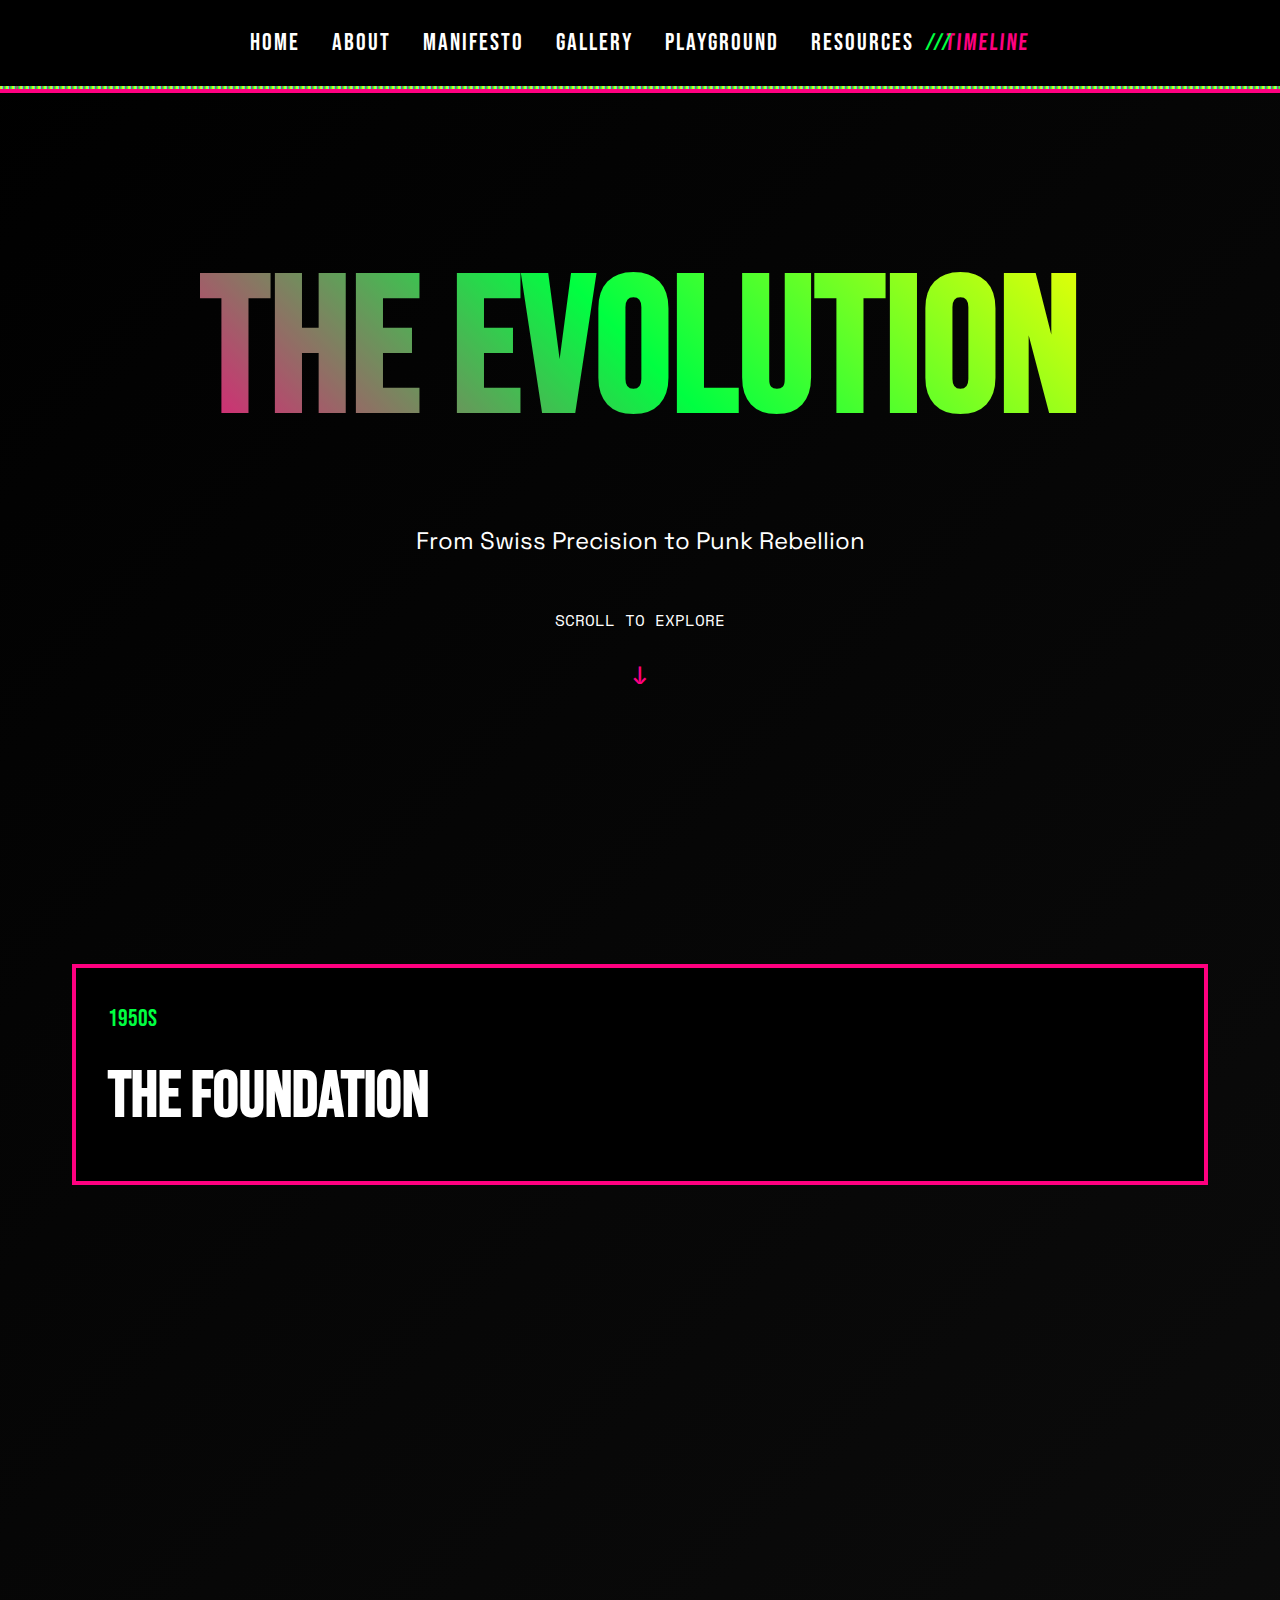
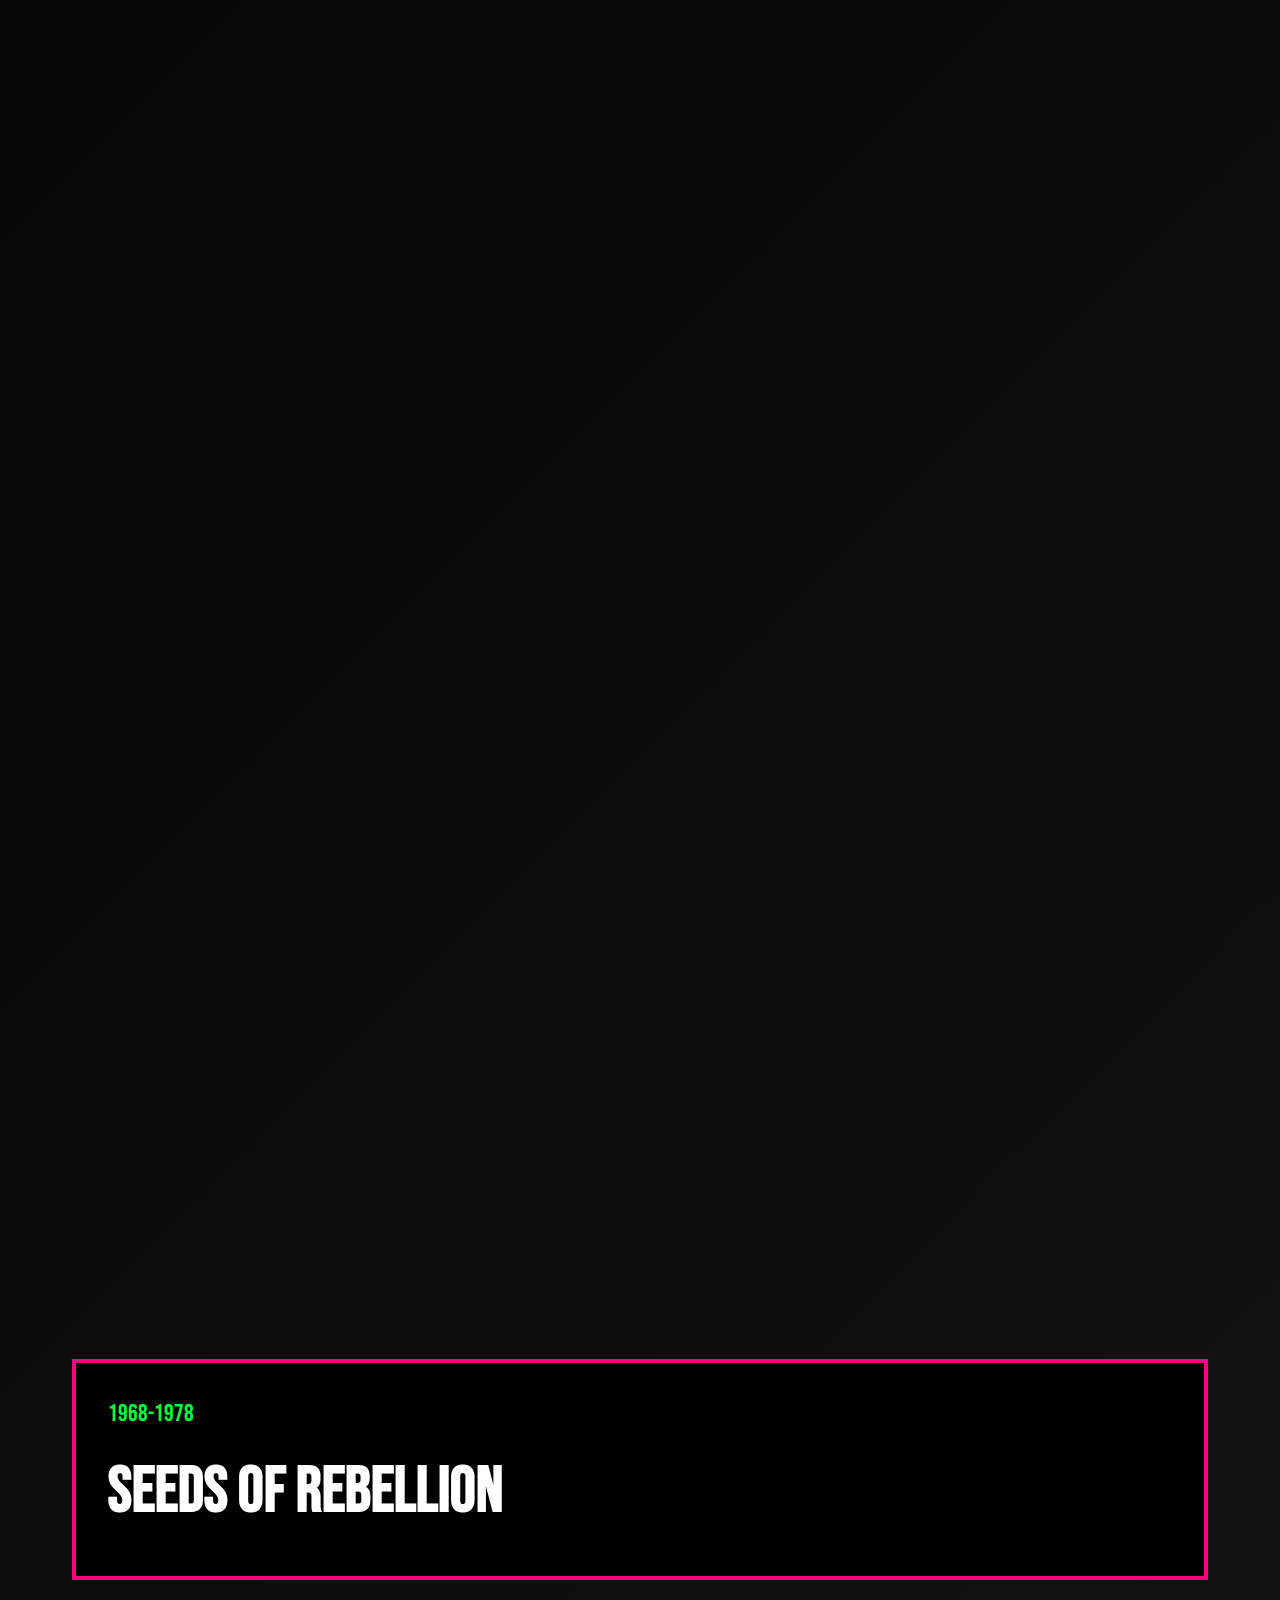
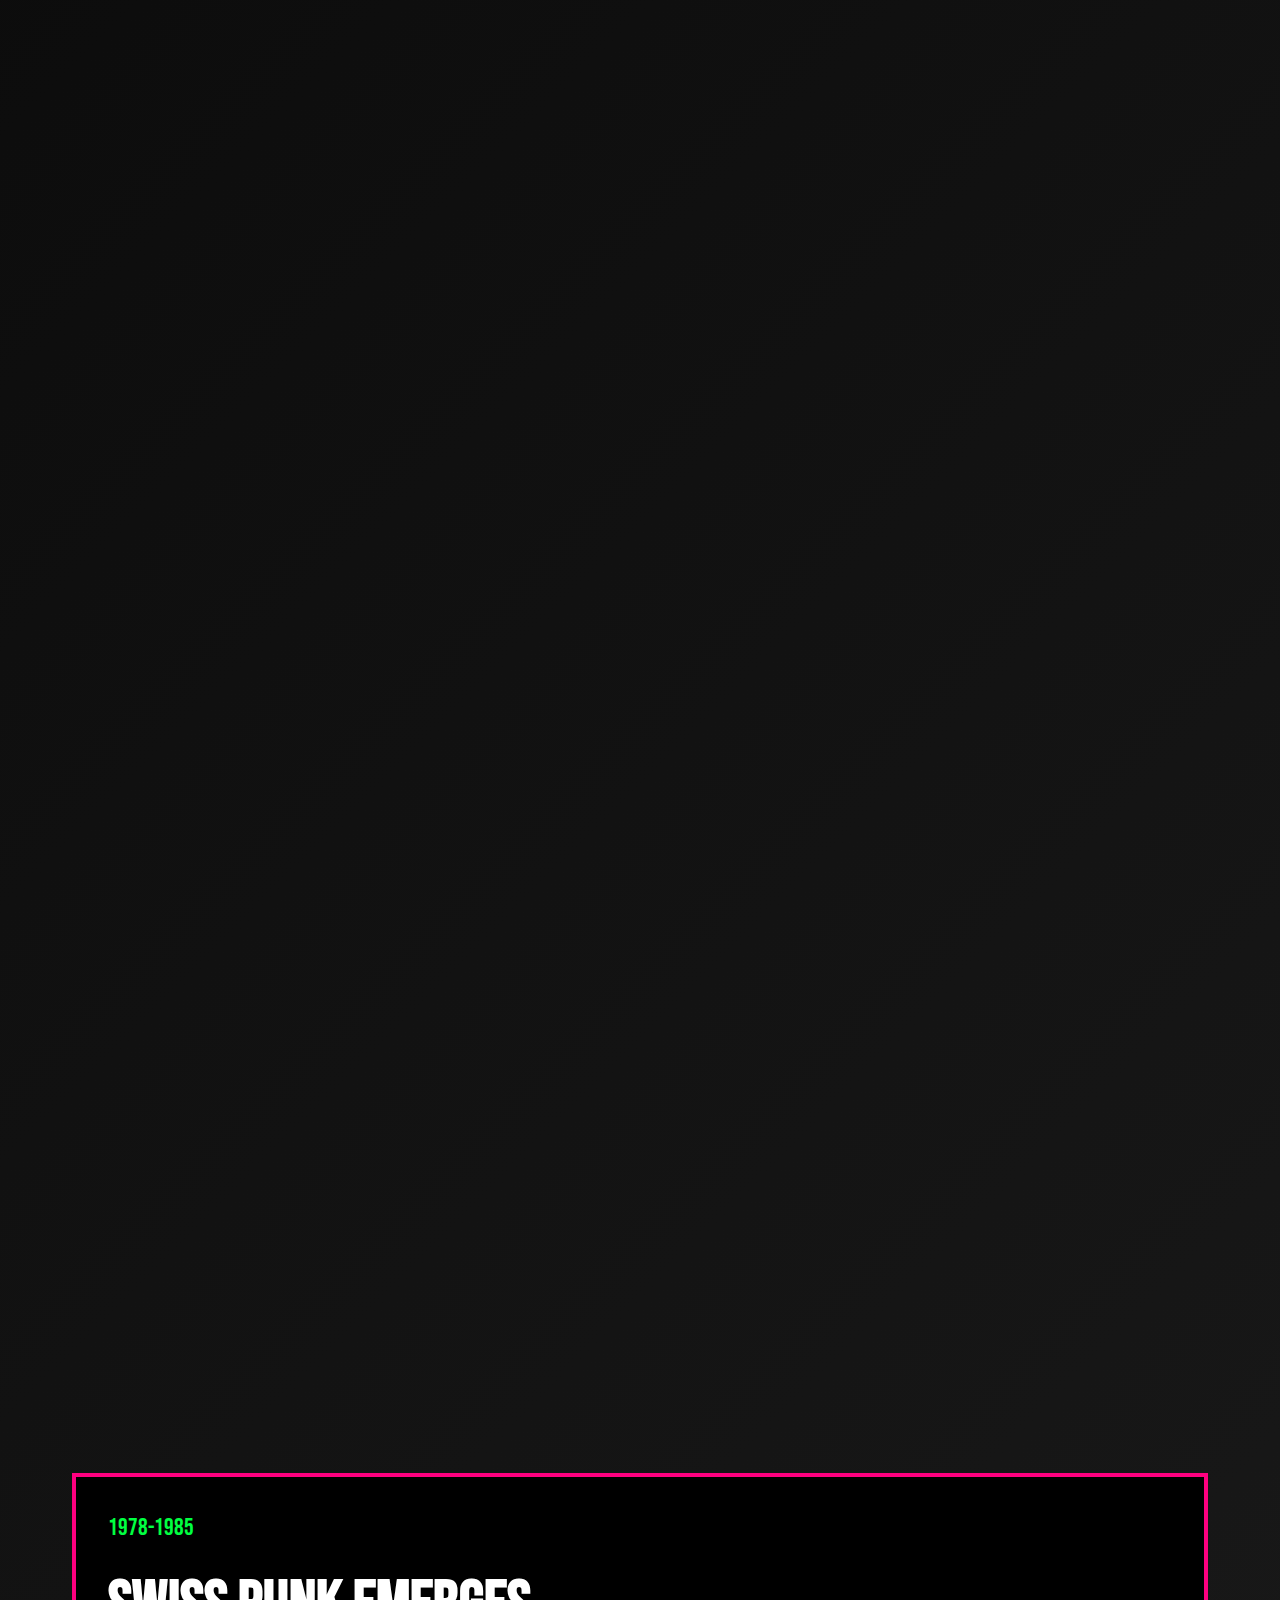
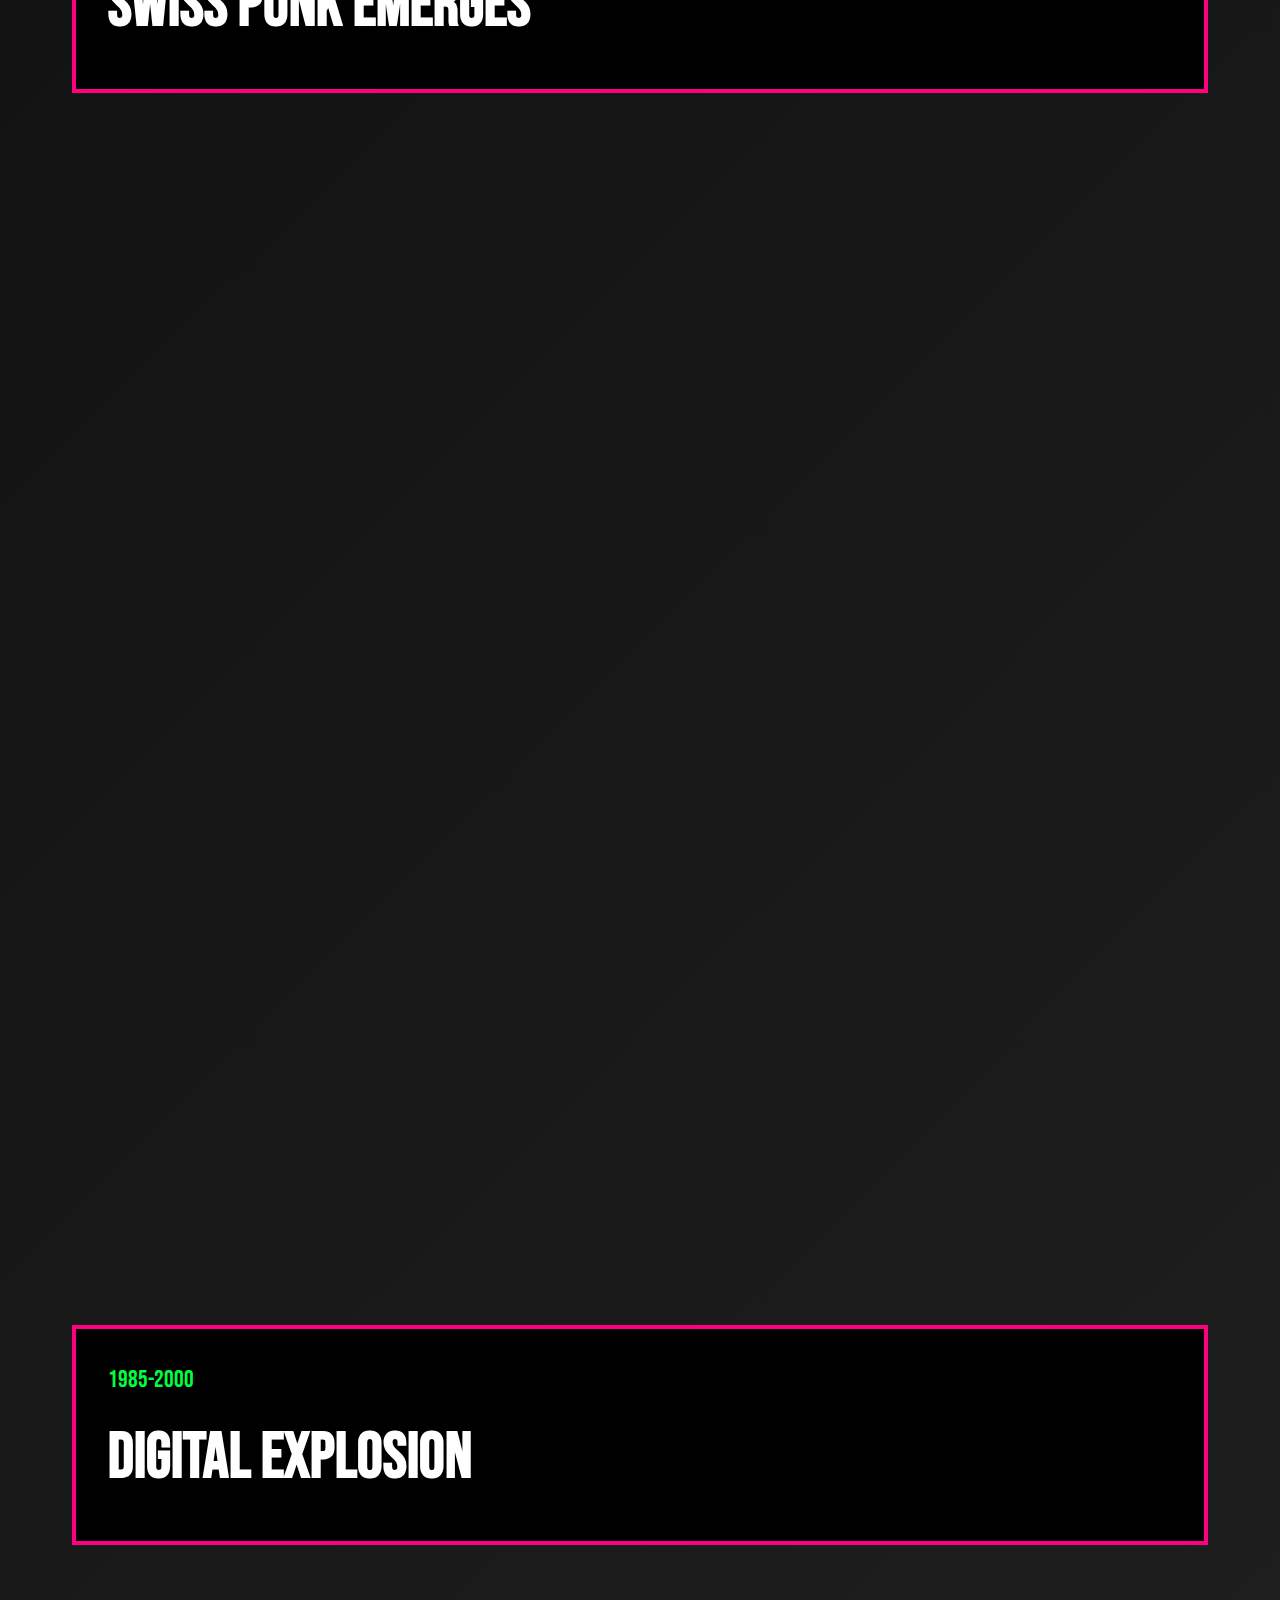
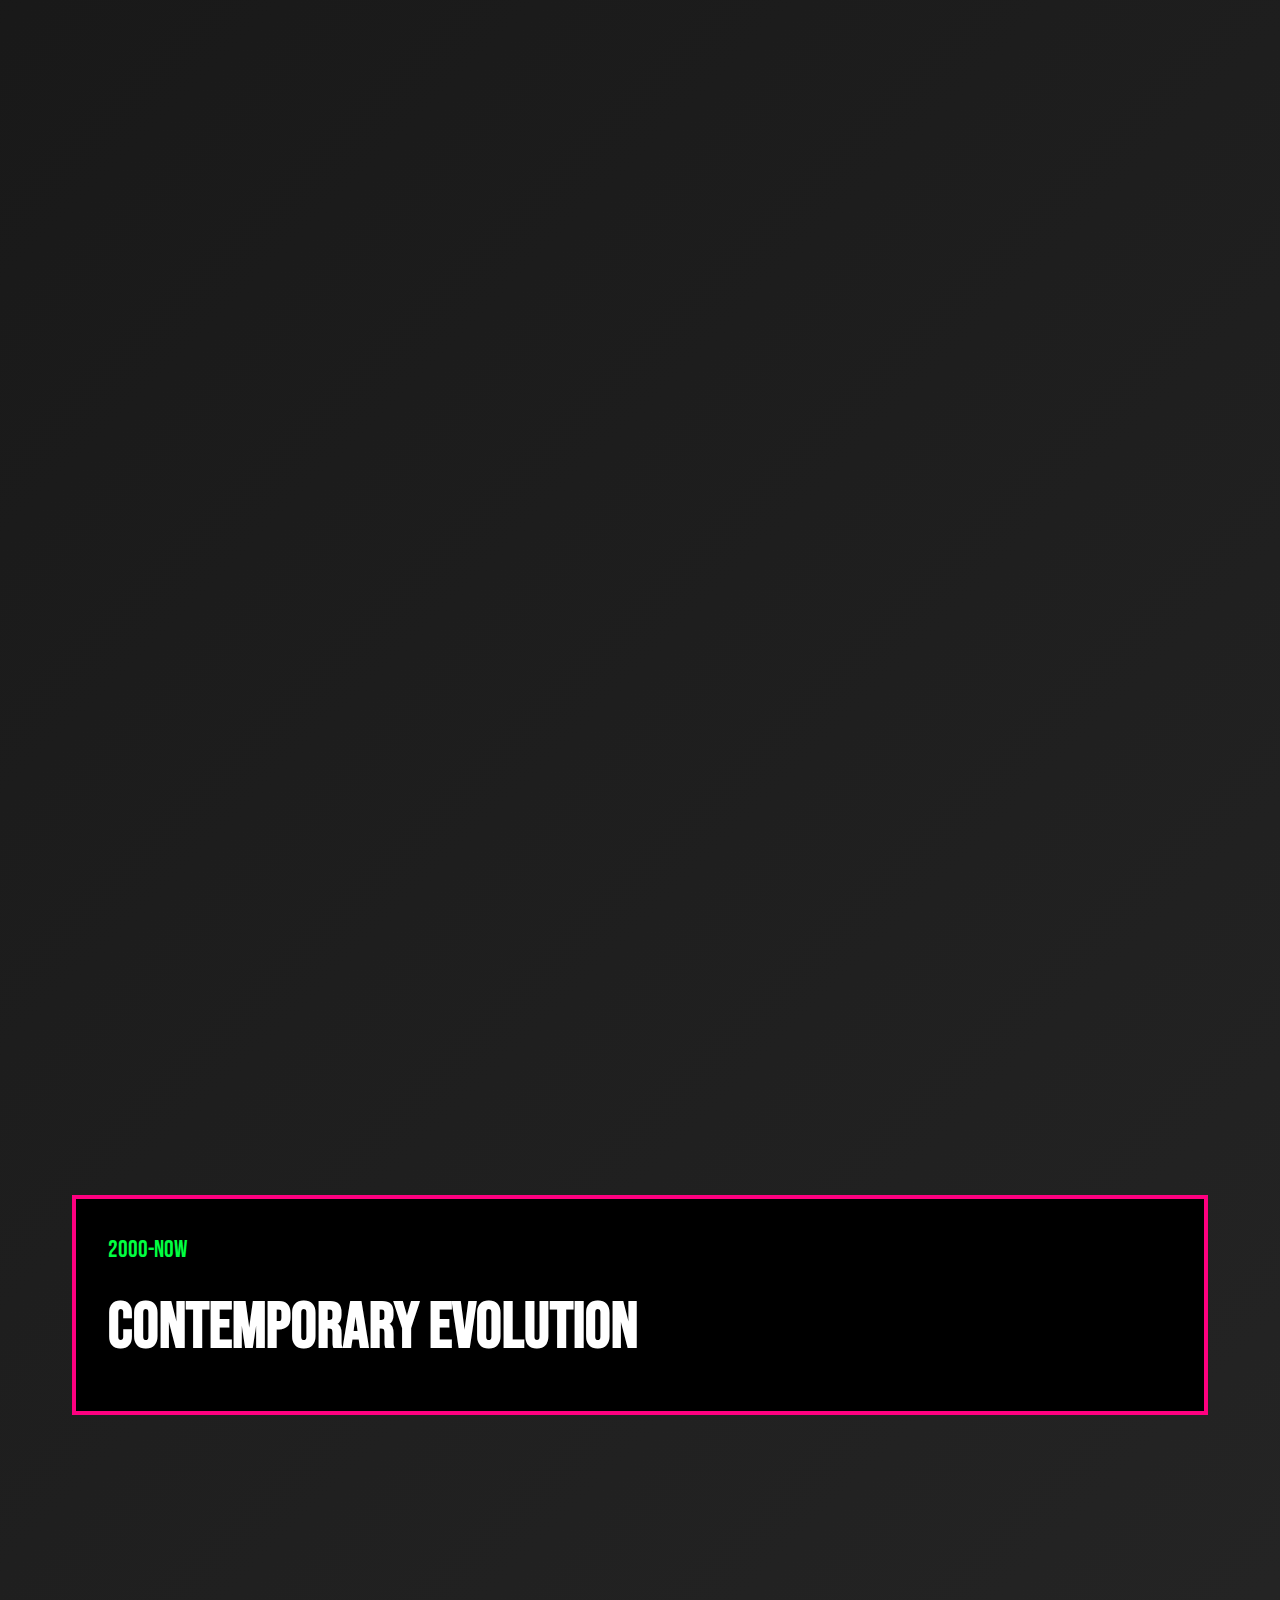
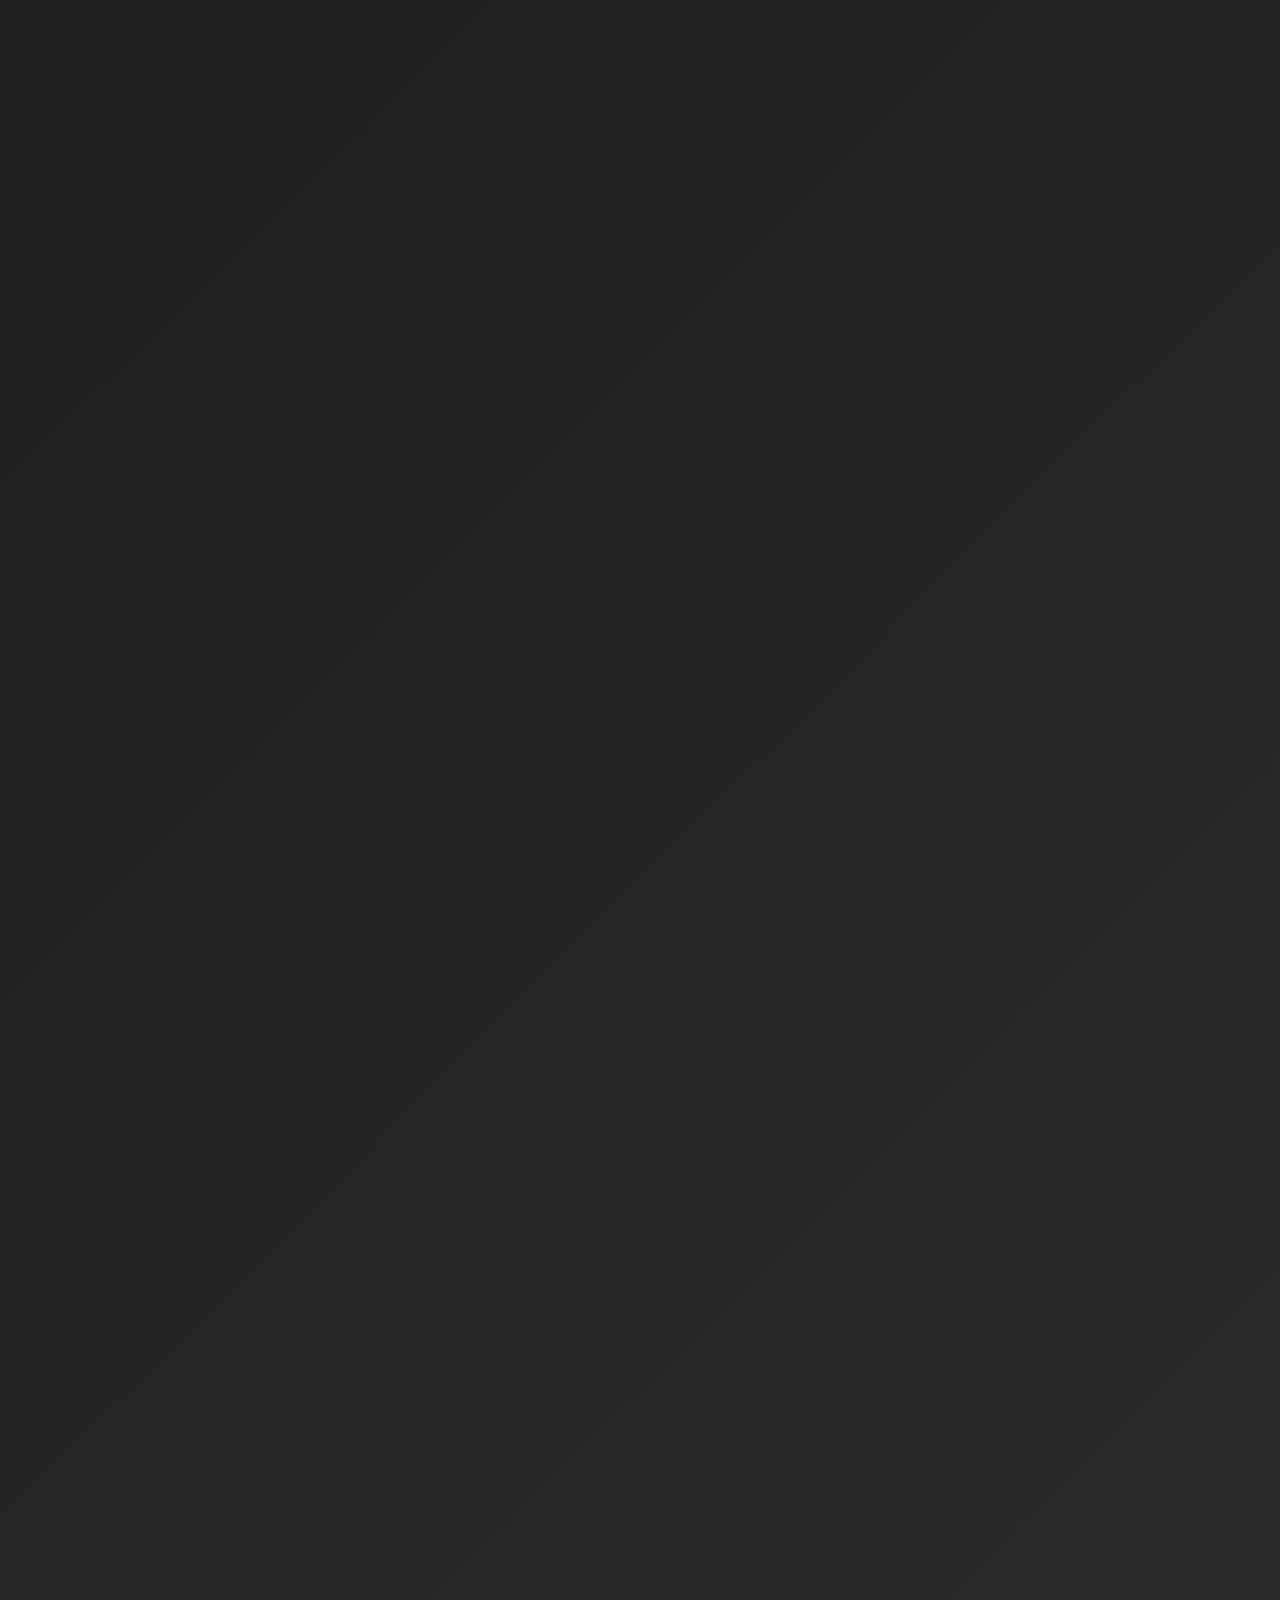
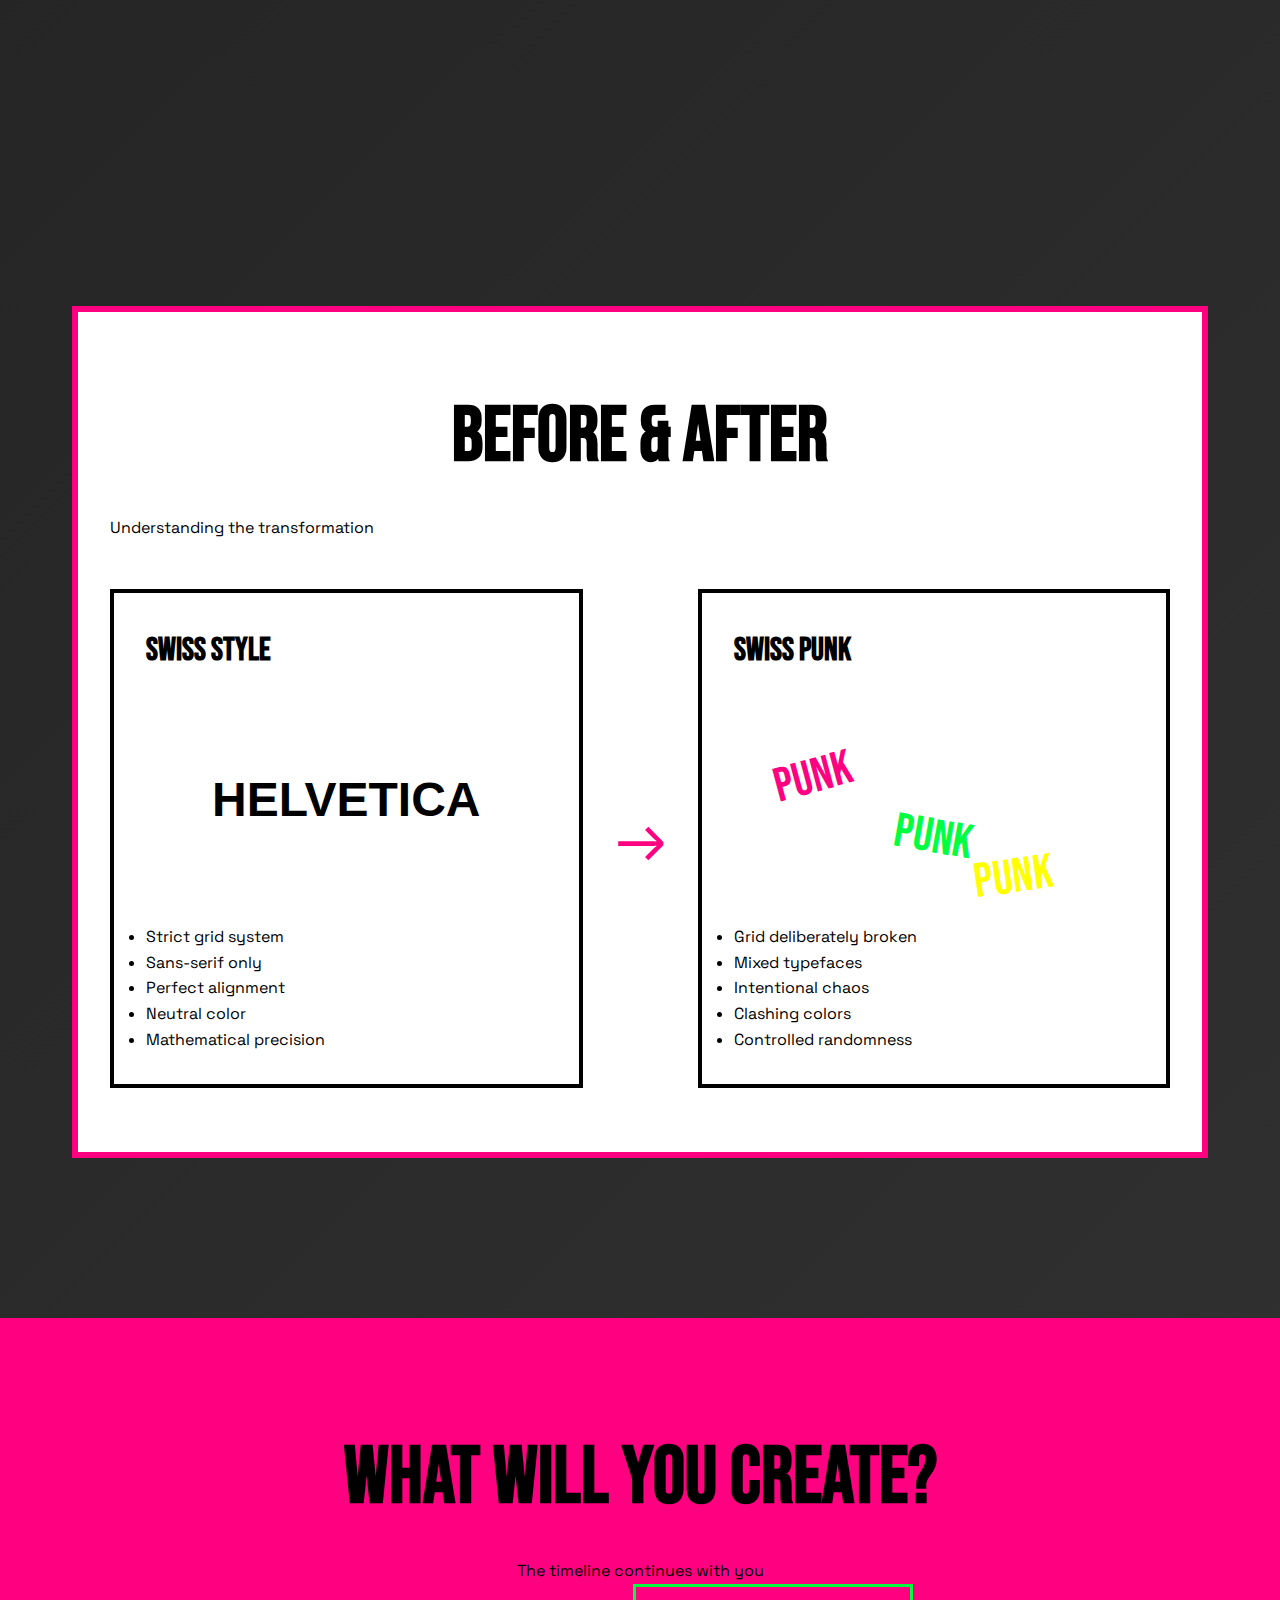
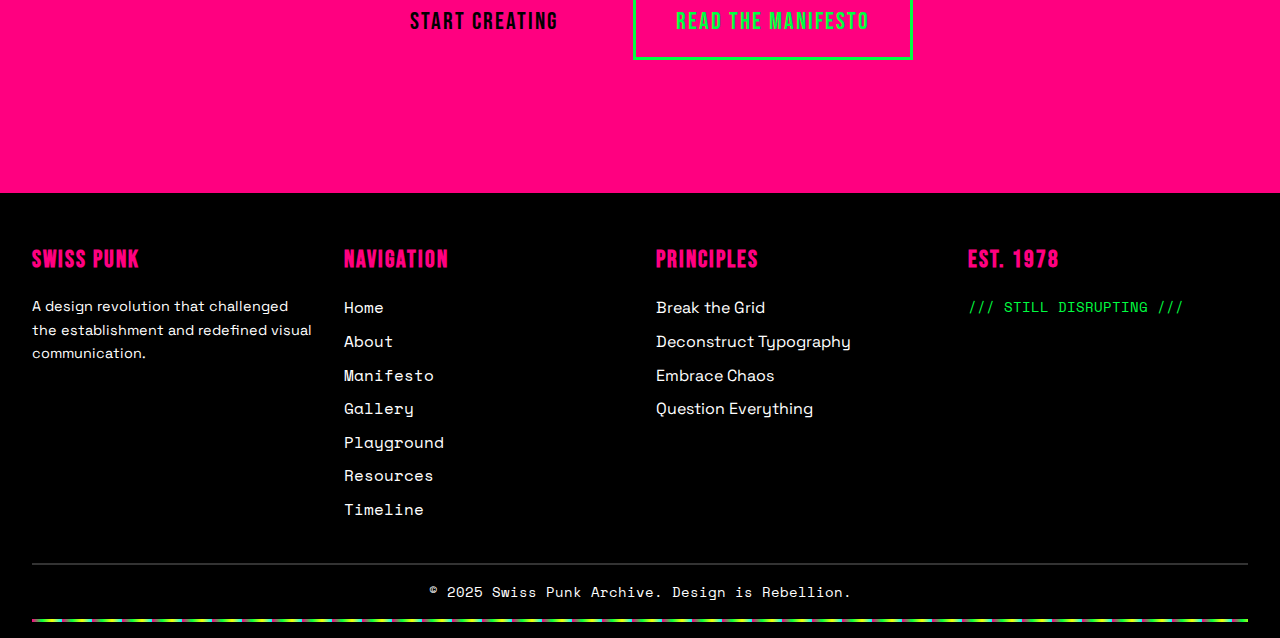
<file: timeline.html>
<!DOCTYPE html>
<html lang="en">
<head>
    <meta charset="UTF-8">
    <meta name="viewport" content="width=device-width, initial-scale=1.0">
    <title>Timeline // Swiss Punk Evolution</title>
    <link rel="stylesheet" href="styles.css">
    <link rel="preconnect" href="https://fonts.googleapis.com">
    <link rel="preconnect" href="https://fonts.gstatic.com" crossorigin>
    <link href="https://fonts.googleapis.com/css2?family=Bebas+Neue&family=Space+Grotesk:wght@300;400;700&family=Space+Mono:wght@400;700&display=swap" rel="stylesheet">
</head>
<body class="timeline-page">
    <nav class="navigation">
        <div class="nav-chaos">
            <a href="index.html" class="nav-link">HOME</a>
            <a href="about.html" class="nav-link">ABOUT</a>
            <a href="manifesto.html" class="nav-link">MANIFESTO</a>
            <a href="gallery.html" class="nav-link">GALLERY</a>
            <a href="playground.html" class="nav-link">PLAYGROUND</a>
            <a href="resources.html" class="nav-link">RESOURCES</a>
            <a href="timeline.html" class="nav-link active">TIMELINE</a>
        </div>
        <div class="nav-noise"></div>
    </nav>

    <main class="timeline-content">
        <header class="timeline-header">
            <h1 class="timeline-title">THE EVOLUTION</h1>
            <p class="timeline-subtitle">From Swiss Precision to Punk Rebellion</p>
            <div class="scroll-indicator">
                <span>SCROLL TO EXPLORE</span>
                <span class="arrow-down">↓</span>
            </div>
        </header>

        <div class="timeline-container">
            <!-- Era 1: Pre-History -->
            <section class="timeline-era era-1" data-era="pre-history">
                <div class="era-marker">
                    <span class="era-year">1950s</span>
                    <h2>THE FOUNDATION</h2>
                </div>
                
                <div class="timeline-events">
                    <div class="timeline-event" data-year="1957">
                        <div class="event-content">
                            <span class="event-year">1957</span>
                            <h3>Helvetica is Born</h3>
                            <p>Max Miedinger creates Helvetica, the typeface that would define Swiss design. Clean, neutral, mathematical perfection.</p>
                            <div class="event-visual helvetica-demo">
                                <span style="font-family: Arial, sans-serif; font-size: 3rem; font-weight: 700;">Helvetica</span>
                            </div>
                        </div>
                    </div>
                    
                    <div class="timeline-event" data-year="1959">
                        <div class="event-content">
                            <span class="event-year">1959</span>
                            <h3>The Grid System Codified</h3>
                            <p>Josef Müller-Brockmann publishes his grid system principles. Order, clarity, objectivity reign supreme.</p>
                            <div class="event-visual grid-demo">
                                <div class="demo-grid"></div>
                            </div>
                        </div>
                    </div>
                </div>
            </section>

            <!-- Era 2: The Rebellion Begins -->
            <section class="timeline-era era-2" data-era="rebellion">
                <div class="era-marker">
                    <span class="era-year">1968-1978</span>
                    <h2>SEEDS OF REBELLION</h2>
                </div>
                
                <div class="timeline-events">
                    <div class="timeline-event" data-year="1968">
                        <div class="event-content">
                            <span class="event-year">1968</span>
                            <h3>Weingart at Basel</h3>
                            <p>Wolfgang Weingart begins teaching experimental typography at Basel School of Design. The revolution starts in the classroom.</p>
                            <div class="event-quote">
                                "I took the rigid principles of Swiss typography and played with them."
                            </div>
                        </div>
                    </div>
                    
                    <div class="timeline-event" data-year="1974">
                        <div class="event-content">
                            <span class="event-year">1974</span>
                            <h3>Punk Rock Explodes</h3>
                            <p>Ramones, Sex Pistols emerge. DIY culture, anti-establishment attitude begins influencing visual arts.</p>
                            <div class="event-visual punk-demo">
                                <span class="punk-text">ANARCHY</span>
                            </div>
                        </div>
                    </div>
                    
                    <div class="timeline-event" data-year="1976">
                        <div class="event-content">
                            <span class="event-year">1976</span>
                            <h3>Jamie Reid's Pistols Posters</h3>
                            <p>Ransom-note typography, photocopied chaos. Punk aesthetics crystallize visually.</p>
                            <div class="event-visual collage-demo">
                                <span class="collage-text">NO FUTURE</span>
                            </div>
                        </div>
                    </div>
                </div>
            </section>

            <!-- Era 3: Swiss Punk Emerges -->
            <section class="timeline-era era-3" data-era="emergence">
                <div class="era-marker">
                    <span class="era-year">1978-1985</span>
                    <h2>SWISS PUNK EMERGES</h2>
                </div>
                
                <div class="timeline-events">
                    <div class="timeline-event highlight" data-year="1978">
                        <div class="event-content">
                            <span class="event-year">1978</span>
                            <h3>⚡ The Movement Crystallizes</h3>
                            <p>Swiss Punk aesthetic fully formed. Designers trained in Swiss method deliberately break its rules. Controlled chaos becomes an art form.</p>
                            <div class="event-visual breakthrough-demo">
                                <span class="breakthrough-text b1">SWISS</span>
                                <span class="breakthrough-text b2">PUNK</span>
                            </div>
                        </div>
                    </div>
                    
                    <div class="timeline-event" data-year="1981">
                        <div class="event-content">
                            <span class="event-year">1981</span>
                            <h3>April Greiman Goes Digital</h3>
                            <p>Brings Swiss New Wave to America, begins experimenting with early computer graphics.</p>
                        </div>
                    </div>
                    
                    <div class="timeline-event" data-year="1983">
                        <div class="event-content">
                            <span class="event-year">1983</span>
                            <h3>Niklaus Troxler's Jazz Posters</h3>
                            <p>Spontaneous, gestural jazz posters embody Swiss Punk principles. Music and design merge.</p>
                        </div>
                    </div>
                </div>
            </section>

            <!-- Era 4: Digital Age -->
            <section class="timeline-era era-4" data-era="digital">
                <div class="era-marker">
                    <span class="era-year">1985-2000</span>
                    <h2>DIGITAL EXPLOSION</h2>
                </div>
                
                <div class="timeline-events">
                    <div class="timeline-event" data-year="1985">
                        <div class="event-content">
                            <span class="event-year">1985</span>
                            <h3>Desktop Publishing Revolution</h3>
                            <p>Macintosh and desktop publishing democratize design. Experimental typography explodes.</p>
                        </div>
                    </div>
                    
                    <div class="timeline-event" data-year="1990">
                        <div class="event-content">
                            <span class="event-year">1990</span>
                            <h3>Rave Culture Aesthetics</h3>
                            <p>Fluorescent colors, photocopied flyers, deconstructed type. Swiss Punk finds new home in underground dance culture.</p>
                            <div class="event-visual rave-demo">
                                <span class="rave-text">RAVE</span>
                            </div>
                        </div>
                    </div>
                    
                    <div class="timeline-event" data-year="1995">
                        <div class="event-content">
                            <span class="event-year">1995</span>
                            <h3>Web 1.0 Experiments</h3>
                            <p>Early web design embraces chaos, breaking traditional layout rules with tables and frames.</p>
                        </div>
                    </div>
                </div>
            </section>

            <!-- Era 5: Contemporary -->
            <section class="timeline-era era-5" data-era="contemporary">
                <div class="era-marker">
                    <span class="era-year">2000-NOW</span>
                    <h2>CONTEMPORARY EVOLUTION</h2>
                </div>
                
                <div class="timeline-events">
                    <div class="timeline-event" data-year="2007">
                        <div class="event-content">
                            <span class="event-year">2007</span>
                            <h3>Helvetica Documentary</h3>
                            <p>Renewed interest in Swiss design history. Understanding the foundation to break it.</p>
                        </div>
                    </div>
                    
                    <div class="timeline-event" data-year="2015">
                        <div class="event-content">
                            <span class="event-year">2015</span>
                            <h3>Glitch Art & Vaporwave</h3>
                            <p>Digital corruption becomes aesthetic choice. Swiss Punk principles in internet culture.</p>
                            <div class="event-visual glitch-demo">
                                <span class="glitch-text">GLITCH</span>
                            </div>
                        </div>
                    </div>
                    
                    <div class="timeline-event" data-year="2018">
                        <div class="event-content">
                            <span class="event-year">2018</span>
                            <h3>Balenciaga & High Fashion</h3>
                            <p>Luxury brands embrace deconstructed typography. Swiss Punk goes mainstream.</p>
                        </div>
                    </div>
                    
                    <div class="timeline-event" data-year="2020">
                        <div class="event-content">
                            <span class="event-year">2020</span>
                            <h3>Brutalist Web Design</h3>
                            <p>Websites deliberately break conventions. Raw, honest, punk aesthetic online.</p>
                        </div>
                    </div>
                    
                    <div class="timeline-event highlight" data-year="2025">
                        <div class="event-content">
                            <span class="event-year">2025</span>
                            <h3>🔥 The Revolution Continues</h3>
                            <p>New generation of designers learns Swiss principles in school, breaks them in practice. The cycle continues.</p>
                            <div class="event-visual now-demo">
                                <span class="now-text">NOW</span>
                            </div>
                        </div>
                    </div>
                </div>
            </section>

            <!-- Comparison Section -->
            <section class="comparison-section">
                <h2>BEFORE & AFTER</h2>
                <p>Understanding the transformation</p>
                
                <div class="comparison-grid">
                    <div class="comparison-item">
                        <div class="comparison-before">
                            <h3>SWISS STYLE</h3>
                            <div class="demo-swiss">
                                <div class="swiss-grid"></div>
                                <span class="swiss-text">HELVETICA</span>
                            </div>
                            <ul>
                                <li>Strict grid system</li>
                                <li>Sans-serif only</li>
                                <li>Perfect alignment</li>
                                <li>Neutral color</li>
                                <li>Mathematical precision</li>
                            </ul>
                        </div>
                        
                        <div class="comparison-arrow">→</div>
                        
                        <div class="comparison-after">
                            <h3>SWISS PUNK</h3>
                            <div class="demo-punk">
                                <span class="punk-text-1">PUNK</span>
                                <span class="punk-text-2">PUNK</span>
                                <span class="punk-text-3">PUNK</span>
                            </div>
                            <ul>
                                <li>Grid deliberately broken</li>
                                <li>Mixed typefaces</li>
                                <li>Intentional chaos</li>
                                <li>Clashing colors</li>
                                <li>Controlled randomness</li>
                            </ul>
                        </div>
                    </div>
                </div>
            </section>
        </div>

        <div class="timeline-cta">
            <h2>WHAT WILL YOU CREATE?</h2>
            <p>The timeline continues with you</p>
            <div class="cta-buttons">
                <a href="playground.html" class="btn-primary">START CREATING</a>
                <a href="manifesto.html" class="btn-secondary">READ THE MANIFESTO</a>
            </div>
        </div>
    </main>

    <footer class="footer">
        <div class="footer-grid">
            <div class="footer-col">
                <h4>SWISS PUNK</h4>
                <p>A design revolution that challenged the establishment and redefined visual communication.</p>
            </div>
            <div class="footer-col">
                <h4>NAVIGATION</h4>
                <ul>
                    <li><a href="index.html">Home</a></li>
                    <li><a href="about.html">About</a></li>
                    <li><a href="manifesto.html">Manifesto</a></li>
                    <li><a href="gallery.html">Gallery</a></li>
                    <li><a href="playground.html">Playground</a></li>
                    <li><a href="resources.html">Resources</a></li>
                    <li><a href="timeline.html">Timeline</a></li>
                </ul>
            </div>
            <div class="footer-col">
                <h4>PRINCIPLES</h4>
                <ul>
                    <li>Break the Grid</li>
                    <li>Deconstruct Typography</li>
                    <li>Embrace Chaos</li>
                    <li>Question Everything</li>
                </ul>
            </div>
            <div class="footer-col">
                <h4>EST. 1978</h4>
                <p class="footer-noise">/// STILL DISRUPTING ///</p>
            </div>
        </div>
        <div class="footer-bottom">
            <p>&copy; 2025 Swiss Punk Archive. Design is Rebellion.</p>
            <div class="footer-pattern"></div>
        </div>
    </footer>

    <script src="script.js"></script>
    <script src="timeline.js"></script>
</body>
</html>
</file>
<file: styles.css>
/* ============================================
   SWISS PUNK - MAIN STYLESHEET
   Deconstructed Design Since 1978
   ============================================ */

/* RESET & BASE */
* {
    margin: 0;
    padding: 0;
    box-sizing: border-box;
}

:root {
    /* Swiss Punk Color Palette */
    --punk-black: #000000;
    --punk-white: #FFFFFF;
    --punk-pink: #FF0080;
    --punk-green: #00FF41;
    --punk-yellow: #FFFF00;
    --punk-cyan: #00FFFF;
    --punk-red: #FF0000;
    --punk-gray: #333333;
    --punk-light-gray: #CCCCCC;
    
    /* Typography */
    --font-display: 'Bebas Neue', sans-serif;
    --font-body: 'Space Grotesk', sans-serif;
    --font-mono: 'Space Mono', monospace;
}

body {
    font-family: var(--font-body);
    background-color: var(--punk-white);
    color: var(--punk-black);
    line-height: 1.6;
    overflow-x: hidden;
}

/* ============================================
   NAVIGATION
   ============================================ */

.navigation {
    position: fixed;
    top: 0;
    left: 0;
    width: 100%;
    z-index: 1000;
    background: var(--punk-black);
    border-bottom: 4px solid var(--punk-pink);
}

.nav-chaos {
    display: flex;
    justify-content: center;
    gap: 2rem;
    padding: 1.5rem 2rem;
    position: relative;
    flex-wrap: wrap;
}

.nav-link {
    font-family: var(--font-display);
    font-size: 1.5rem;
    color: var(--punk-white);
    text-decoration: none;
    position: relative;
    transition: all 0.3s ease;
    letter-spacing: 2px;
}

.nav-link:hover,
.nav-link.active {
    color: var(--punk-pink);
    transform: skewX(-5deg);
}

.nav-link.active::before {
    content: '///';
    position: absolute;
    left: -20px;
    color: var(--punk-green);
}

.nav-noise {
    height: 3px;
    background: repeating-linear-gradient(
        90deg,
        var(--punk-pink) 0px,
        var(--punk-green) 2px,
        var(--punk-yellow) 4px,
        var(--punk-cyan) 6px
    );
    animation: noise-scroll 0.5s linear infinite;
}

@keyframes noise-scroll {
    0% { transform: translateX(0); }
    100% { transform: translateX(8px); }
}

/* ============================================
   HERO SECTION
   ============================================ */

.hero-section {
    margin-top: 80px;
    padding: 4rem 1rem;
    min-height: 100vh;
    max-width: 100%;
    overflow-x: hidden;
}

.glitch-container {
    text-align: center;
    margin-bottom: 4rem;
    position: relative;
    overflow: hidden;
    padding: 0 1rem;
}

.main-title {
    font-family: var(--font-display);
    font-size: clamp(4rem, 15vw, 12rem);
    line-height: 0.9;
    letter-spacing: -0.05em;
    position: relative;
    display: inline-block;
    margin: 0;
}

.main-title .title-line {
    display: inline-block;
    animation: float 3s ease-in-out infinite;
}

.title-line.offset-1 { animation-delay: 0.1s; }
.title-line.offset-2 { animation-delay: 0.2s; color: var(--punk-pink); }
.title-line.offset-3 { animation-delay: 0.3s; }
.title-line.offset-4 { animation-delay: 0.4s; color: var(--punk-green); }

.punk-title .title-line.reverse-1 { animation-delay: 0.5s; }
.punk-title .title-line.reverse-2 { animation-delay: 0.4s; color: var(--punk-yellow); }
.punk-title .title-line.reverse-3 { animation-delay: 0.3s; }
.punk-title .title-line.reverse-4 { animation-delay: 0.2s; color: var(--punk-cyan); }

@keyframes float {
    0%, 100% { transform: translateY(0) rotate(0deg); }
    50% { transform: translateY(-10px) rotate(2deg); }
}

/* ============================================
   HERO GRID
   ============================================ */

.hero-grid {
    display: grid;
    grid-template-columns: repeat(auto-fit, minmax(280px, 1fr));
    gap: 2rem;
    max-width: 1400px;
    margin: 0 auto 4rem;
    padding: 0 1rem;
}

.grid-item {
    background: var(--punk-white);
    border: 3px solid var(--punk-black);
    padding: 2rem;
    position: relative;
    transition: transform 0.3s ease;
    overflow: hidden;
}

.grid-item:hover {
    transform: skew(-2deg, 1deg);
    border-color: var(--punk-pink);
}

.grid-item::before {
    content: '';
    position: absolute;
    top: -6px;
    left: -6px;
    right: -6px;
    bottom: -6px;
    border: 3px solid var(--punk-green);
    z-index: -1;
    pointer-events: none;
}

.halftone-box {
    position: relative;
    z-index: 1;
}

.section-label {
    font-family: var(--font-mono);
    font-size: 0.875rem;
    color: var(--punk-pink);
    margin-bottom: 1rem;
    letter-spacing: 2px;
}

.hero-text {
    font-size: 1.25rem;
    line-height: 1.4;
    font-weight: 700;
}

/* Collage Element */
.collage-element {
    position: relative;
    height: 100%;
    min-height: 200px;
}

.stripe-pattern {
    position: absolute;
    top: 0;
    left: 0;
    width: 100%;
    height: 100%;
    background: repeating-linear-gradient(
        45deg,
        transparent,
        transparent 10px,
        var(--punk-pink) 10px,
        var(--punk-pink) 12px
    );
    opacity: 0.2;
}

.text-fragment {
    position: relative;
    z-index: 2;
    display: flex;
    flex-direction: column;
    gap: 0.5rem;
}

.fragment-text {
    font-family: var(--font-display);
    font-size: 2.5rem;
    letter-spacing: 3px;
    transform-origin: left;
}

.fragment-text.offset {
    color: var(--punk-pink);
    transform: translateX(20px) skewX(-10deg);
}

/* Quote Box */
.quote-box {
    background: var(--punk-black);
    color: var(--punk-white);
    padding: 2rem;
    height: 100%;
}

.quote-box blockquote {
    font-size: 1.5rem;
    font-weight: 700;
    line-height: 1.3;
    margin-bottom: 1rem;
}

.quote-box .highlight {
    color: var(--punk-yellow);
    text-decoration: line-through;
    text-decoration-color: var(--punk-pink);
    text-decoration-thickness: 3px;
}

.quote-box cite {
    font-family: var(--font-mono);
    font-size: 0.875rem;
    color: var(--punk-green);
    font-style: normal;
}

/* Stats Grid */
.stats-grid {
    display: grid;
    grid-template-columns: repeat(3, 1fr);
    gap: 0.5rem;
    height: 100%;
}

.stat {
    display: flex;
    flex-direction: column;
    align-items: center;
    justify-content: center;
    text-align: center;
    padding: 0.75rem 0.5rem;
    border: 2px solid var(--punk-black);
}

.stat-number {
    font-family: var(--font-display);
    font-size: clamp(2rem, 4vw, 3rem);
    color: var(--punk-pink);
    line-height: 1;
}

.stat-label {
    font-family: var(--font-mono);
    font-size: clamp(0.65rem, 1.5vw, 0.75rem);
    margin-top: 0.5rem;
}

/* ============================================
   FEATURES SECTION
   ============================================ */

.features-section {
    display: grid;
    grid-template-columns: repeat(auto-fit, minmax(280px, 1fr));
    gap: 2rem;
    max-width: 1400px;
    margin: 0 auto 4rem;
    padding: 0 1rem;
}

.feature-card {
    background: var(--punk-black);
    color: var(--punk-white);
    padding: 0;
    border: 4px solid var(--punk-black);
    transition: all 0.3s ease;
    position: relative;
}

.feature-card:nth-child(1) { border-color: var(--punk-pink); }
.feature-card:nth-child(2) { border-color: var(--punk-green); }
.feature-card:nth-child(3) { border-color: var(--punk-yellow); }
.feature-card:nth-child(4) { border-color: var(--punk-cyan); }

.feature-card:hover {
    transform: translateY(-5px);
}

.card-header {
    padding: 1.5rem;
    border-bottom: 2px solid currentColor;
    display: flex;
    align-items: center;
    gap: 1rem;
}

.feature-card:nth-child(1) .card-header { border-color: var(--punk-pink); }
.feature-card:nth-child(2) .card-header { border-color: var(--punk-green); }
.feature-card:nth-child(3) .card-header { border-color: var(--punk-yellow); }
.feature-card:nth-child(4) .card-header { border-color: var(--punk-cyan); }

.card-number {
    font-family: var(--font-display);
    font-size: 2rem;
}

.feature-card:nth-child(1) .card-number { color: var(--punk-pink); }
.feature-card:nth-child(2) .card-number { color: var(--punk-green); }
.feature-card:nth-child(3) .card-number { color: var(--punk-yellow); }
.feature-card:nth-child(4) .card-number { color: var(--punk-cyan); }

.card-header h3 {
    font-family: var(--font-display);
    font-size: 1.5rem;
    letter-spacing: 1px;
}

.card-content {
    padding: 1.5rem;
    position: relative;
}

.card-content p {
    line-height: 1.6;
}

.card-decoration {
    position: absolute;
    bottom: 10px;
    right: 10px;
    width: 40px;
    height: 40px;
    border: 3px solid;
    transform: rotate(45deg);
}

.feature-card:nth-child(1) .card-decoration { border-color: var(--punk-pink); }
.feature-card:nth-child(2) .card-decoration { border-color: var(--punk-green); }
.feature-card:nth-child(3) .card-decoration { border-color: var(--punk-yellow); }
.feature-card:nth-child(4) .card-decoration { border-color: var(--punk-cyan); }

/* ============================================
   CTA SECTION
   ============================================ */

.cta-section {
    max-width: 1200px;
    margin: 6rem auto;
    padding: 4rem 1rem;
    background: var(--punk-black);
    position: relative;
    text-align: center;
    border: 5px solid var(--punk-pink);
}

.cta-noise-bg {
    position: absolute;
    top: 0;
    left: 0;
    width: 100%;
    height: 100%;
    background-image: 
        repeating-linear-gradient(0deg, transparent, transparent 2px, rgba(255, 0, 128, 0.1) 2px, rgba(255, 0, 128, 0.1) 4px),
        repeating-linear-gradient(90deg, transparent, transparent 2px, rgba(0, 255, 65, 0.1) 2px, rgba(0, 255, 65, 0.1) 4px);
    pointer-events: none;
}

.cta-title {
    font-family: var(--font-display);
    font-size: clamp(2rem, 8vw, 5rem);
    color: var(--punk-white);
    margin-bottom: 2rem;
    position: relative;
    z-index: 1;
}

.rotating-text {
    display: inline-block;
    color: var(--punk-pink);
    animation: rotate-word 4s ease-in-out infinite;
}

@keyframes rotate-word {
    0%, 100% { transform: rotate(0deg) scale(1); }
    50% { transform: rotate(5deg) scale(1.1); }
}

.cta-buttons {
    display: flex;
    gap: 2rem;
    justify-content: center;
    flex-wrap: wrap;
    position: relative;
    z-index: 1;
    margin-bottom: 2rem;
}

.btn-primary,
.btn-secondary {
    font-family: var(--font-display);
    font-size: 1.5rem;
    padding: 1rem 2.5rem;
    text-decoration: none;
    letter-spacing: 2px;
    transition: all 0.3s ease;
    border: 3px solid;
    position: relative;
    display: inline-block;
}

.btn-primary {
    background: var(--punk-pink);
    color: var(--punk-black);
    border-color: var(--punk-pink);
}

.btn-primary:hover {
    background: var(--punk-black);
    color: var(--punk-pink);
    transform: skew(-5deg);
}

.btn-secondary {
    background: transparent;
    color: var(--punk-green);
    border-color: var(--punk-green);
}

.btn-secondary:hover {
    background: var(--punk-green);
    color: var(--punk-black);
    transform: skew(5deg);
}

.cta-decoration {
    display: flex;
    justify-content: center;
    gap: 1rem;
    margin-top: 2rem;
}

.deco-line {
    width: 60px;
    height: 4px;
    background: var(--punk-white);
}

.deco-line:nth-child(1) { background: var(--punk-pink); }
.deco-line:nth-child(2) { background: var(--punk-green); }
.deco-line:nth-child(3) { background: var(--punk-yellow); }

/* ============================================
   FOOTER
   ============================================ */

.footer {
    background: var(--punk-black);
    color: var(--punk-white);
    padding: 3rem 2rem 1rem;
    border-top: 5px solid var(--punk-pink);
}

.footer-grid {
    display: grid;
    grid-template-columns: repeat(auto-fit, minmax(200px, 1fr));
    gap: 2rem;
    max-width: 1400px;
    margin: 0 auto 2rem;
}

.footer-col h4 {
    font-family: var(--font-display);
    font-size: 1.5rem;
    margin-bottom: 1rem;
    color: var(--punk-pink);
    letter-spacing: 2px;
}

.footer-col p {
    line-height: 1.6;
    font-size: 0.9rem;
}

.footer-col ul {
    list-style: none;
}

.footer-col ul li {
    margin-bottom: 0.5rem;
}

.footer-col ul li a {
    color: var(--punk-white);
    text-decoration: none;
    transition: all 0.3s ease;
    font-family: var(--font-mono);
}

.footer-col ul li a:hover {
    color: var(--punk-green);
    padding-left: 10px;
}

.footer-noise {
    font-family: var(--font-mono);
    color: var(--punk-green);
    animation: blink 2s infinite;
}

@keyframes blink {
    0%, 50%, 100% { opacity: 1; }
    25%, 75% { opacity: 0.3; }
}

.footer-bottom {
    border-top: 2px solid var(--punk-gray);
    padding-top: 1rem;
    text-align: center;
    font-family: var(--font-mono);
    font-size: 0.875rem;
    position: relative;
}

.footer-pattern {
    height: 3px;
    background: repeating-linear-gradient(
        90deg,
        var(--punk-pink) 0px,
        var(--punk-green) 10px,
        var(--punk-yellow) 20px,
        var(--punk-cyan) 30px
    );
    margin-top: 1rem;
}

/* ============================================
   ABOUT PAGE STYLES
   ============================================ */

.about-page {
    background: linear-gradient(
        135deg,
        var(--punk-white) 0%,
        #f5f5f5 100%
    );
}

.about-content {
    margin-top: 80px;
    padding: 2rem;
}

.page-header {
    max-width: 1400px;
    margin: 0 auto 4rem;
    padding: 4rem 2rem;
    background: var(--punk-black);
    position: relative;
    overflow: hidden;
}

.header-deconstruct {
    position: relative;
    z-index: 1;
}

.page-title {
    font-family: var(--font-display);
    font-size: clamp(4rem, 12vw, 10rem);
    display: flex;
    gap: 1rem;
    margin-bottom: 1rem;
}

.title-fragment {
    color: var(--punk-white);
    display: inline-block;
    animation: fragment-in 1s ease-out backwards;
}

.title-fragment:nth-child(1) { animation-delay: 0.1s; color: var(--punk-pink); }
.title-fragment:nth-child(2) { animation-delay: 0.2s; color: var(--punk-white); }
.title-fragment:nth-child(3) { animation-delay: 0.3s; color: var(--punk-green); }
.title-fragment:nth-child(4) { animation-delay: 0.4s; color: var(--punk-white); }
.title-fragment:nth-child(5) { animation-delay: 0.5s; color: var(--punk-yellow); }

@keyframes fragment-in {
    0% {
        transform: translateY(100px) rotate(20deg);
        opacity: 0;
    }
    100% {
        transform: translateY(0) rotate(0deg);
        opacity: 1;
    }
}

.header-stripe {
    height: 8px;
    background: var(--punk-pink);
    width: 80%;
    margin-bottom: 1rem;
}

.page-subtitle {
    color: var(--punk-white);
    font-size: 1.5rem;
    font-weight: 300;
    max-width: 600px;
}

/* History Section */
.history-section {
    max-width: 1400px;
    margin: 0 auto 6rem;
}

.section-layout {
    display: grid;
    grid-template-columns: 2fr 1fr;
    gap: 3rem;
}

.content-column {
    background: var(--punk-white);
    padding: 3rem;
    border: 4px solid var(--punk-black);
    position: relative;
}

.content-column::before {
    content: '';
    position: absolute;
    top: -8px;
    left: -8px;
    right: 8px;
    bottom: 8px;
    border: 4px solid var(--punk-pink);
    z-index: -1;
}

.label-box {
    margin-bottom: 2rem;
}

.section-number {
    font-family: var(--font-mono);
    color: var(--punk-pink);
    font-size: 0.875rem;
    display: block;
    margin-bottom: 0.5rem;
}

.label-box h2 {
    font-family: var(--font-display);
    font-size: 3rem;
    letter-spacing: 2px;
}

.text-block {
    font-size: 1.1rem;
    line-height: 1.8;
}

.lead-text {
    font-size: 1.5rem;
    font-weight: 700;
    margin-bottom: 1.5rem;
    color: var(--punk-pink);
}

.text-block p {
    margin-bottom: 1.5rem;
}

.pullquote {
    background: var(--punk-black);
    color: var(--punk-white);
    padding: 2rem;
    margin: 2rem 0;
    position: relative;
    border-left: 6px solid var(--punk-yellow);
}

.quote-mark {
    font-size: 4rem;
    color: var(--punk-pink);
    line-height: 0;
    position: absolute;
    top: 20px;
    left: 20px;
    opacity: 0.3;
}

.pullquote p {
    font-size: 1.3rem;
    font-weight: 700;
    margin: 0 0 1rem 0;
}

.pullquote cite {
    font-family: var(--font-mono);
    font-size: 0.875rem;
    color: var(--punk-green);
    font-style: normal;
}

/* Timeline */
.sidebar-column {
    display: flex;
    flex-direction: column;
    gap: 2rem;
}

.timeline-box {
    background: var(--punk-pink);
    color: var(--punk-black);
    padding: 2rem;
    border: 4px solid var(--punk-black);
}

.timeline-box h3 {
    font-family: var(--font-display);
    font-size: 2rem;
    margin-bottom: 1.5rem;
    letter-spacing: 2px;
}

.timeline-item {
    margin-bottom: 1.5rem;
    padding-bottom: 1.5rem;
    border-bottom: 2px solid rgba(0, 0, 0, 0.2);
}

.timeline-item:last-child {
    border-bottom: none;
}

.timeline-item .year {
    font-family: var(--font-display);
    font-size: 1.5rem;
    display: block;
    margin-bottom: 0.5rem;
}

.timeline-item p {
    font-size: 0.95rem;
    line-height: 1.5;
}

/* Characteristics Section */
.characteristics-section {
    max-width: 1400px;
    margin: 0 auto 6rem;
}

.section-header-full {
    margin-bottom: 3rem;
    position: relative;
}

.section-header-full h2 {
    font-family: var(--font-display);
    font-size: clamp(2.5rem, 6vw, 4rem);
    letter-spacing: 2px;
}

.header-line {
    height: 6px;
    background: var(--punk-black);
    margin-top: 1rem;
    position: relative;
}

.header-line::after {
    content: '';
    position: absolute;
    top: -3px;
    left: 0;
    width: 30%;
    height: 12px;
    background: var(--punk-pink);
}

.characteristics-grid {
    display: grid;
    grid-template-columns: repeat(auto-fit, minmax(320px, 1fr));
    gap: 2rem;
}

.char-card {
    background: var(--punk-white);
    border: 3px solid var(--punk-black);
    padding: 2rem;
    transition: all 0.3s ease;
    position: relative;
}

.char-card:hover {
    transform: translateY(-5px);
    border-color: var(--punk-pink);
}

.char-icon {
    width: 80px;
    height: 80px;
    background: var(--punk-black);
    display: flex;
    align-items: center;
    justify-content: center;
    margin-bottom: 1.5rem;
    border: 3px solid var(--punk-pink);
}

.char-card:nth-child(2) .char-icon { border-color: var(--punk-green); }
.char-card:nth-child(3) .char-icon { border-color: var(--punk-yellow); }
.char-card:nth-child(4) .char-icon { border-color: var(--punk-cyan); }
.char-card:nth-child(5) .char-icon { border-color: var(--punk-pink); }
.char-card:nth-child(6) .char-icon { border-color: var(--punk-green); }

.icon-typo {
    font-size: 2rem;
    color: var(--punk-pink);
    font-weight: 700;
}

.icon-layer {
    display: flex;
    flex-direction: column;
    gap: 3px;
}

.icon-layer .layer {
    width: 40px;
    height: 8px;
    background: var(--punk-green);
    opacity: 0.7;
}

.icon-grid {
    display: grid;
    grid-template-columns: repeat(3, 1fr);
    gap: 4px;
    width: 50px;
}

.icon-grid span {
    width: 100%;
    height: 15px;
    background: var(--punk-yellow);
}

.icon-color {
    display: flex;
    gap: 4px;
}

.color-block {
    width: 20px;
    height: 50px;
}

.color-block.c1 { background: var(--punk-cyan); }
.color-block.c2 { background: var(--punk-pink); }
.color-block.c3 { background: var(--punk-yellow); }

.icon-texture {
    font-size: 2.5rem;
    color: var(--punk-pink);
}

.icon-hand {
    font-size: 2.5rem;
}

.char-card h3 {
    font-family: var(--font-display);
    font-size: 1.75rem;
    margin-bottom: 1rem;
    letter-spacing: 1px;
}

.char-card ul {
    list-style: none;
}

.char-card ul li {
    padding-left: 1.5rem;
    margin-bottom: 0.75rem;
    position: relative;
    line-height: 1.5;
}

.char-card ul li::before {
    content: '▸';
    position: absolute;
    left: 0;
    color: var(--punk-pink);
    font-weight: 700;
}

.char-decoration {
    position: absolute;
    bottom: 10px;
    right: 10px;
    width: 30px;
    height: 30px;
    border: 3px solid var(--punk-black);
    transform: rotate(45deg);
}

/* Pioneers Section */
.pioneers-section {
    max-width: 1400px;
    margin: 0 auto 6rem;
}

.pioneers-grid {
    display: grid;
    grid-template-columns: repeat(auto-fit, minmax(350px, 1fr));
    gap: 2rem;
}

.pioneer-card {
    background: var(--punk-black);
    color: var(--punk-white);
    padding: 2rem;
    border: 4px solid var(--punk-pink);
    transition: all 0.3s ease;
}

.pioneer-card:nth-child(2) { border-color: var(--punk-green); }
.pioneer-card:nth-child(3) { border-color: var(--punk-yellow); }
.pioneer-card:nth-child(4) { border-color: var(--punk-cyan); }
.pioneer-card:nth-child(5) { border-color: var(--punk-pink); }
.pioneer-card:nth-child(6) { border-color: var(--punk-green); }

.pioneer-card:hover {
    transform: skew(-2deg);
}

.pioneer-header {
    margin-bottom: 1rem;
    border-bottom: 2px solid var(--punk-pink);
    padding-bottom: 1rem;
}

.pioneer-card:nth-child(2) .pioneer-header { border-color: var(--punk-green); }
.pioneer-card:nth-child(3) .pioneer-header { border-color: var(--punk-yellow); }
.pioneer-card:nth-child(4) .pioneer-header { border-color: var(--punk-cyan); }
.pioneer-card:nth-child(5) .pioneer-header { border-color: var(--punk-pink); }
.pioneer-card:nth-child(6) .pioneer-header { border-color: var(--punk-green); }

.pioneer-header h3 {
    font-family: var(--font-display);
    font-size: 2rem;
    margin-bottom: 0.5rem;
    letter-spacing: 1px;
}

.pioneer-role {
    font-family: var(--font-mono);
    font-size: 0.75rem;
    color: var(--punk-pink);
    letter-spacing: 2px;
}

.pioneer-card:nth-child(2) .pioneer-role { color: var(--punk-green); }
.pioneer-card:nth-child(3) .pioneer-role { color: var(--punk-yellow); }
.pioneer-card:nth-child(4) .pioneer-role { color: var(--punk-cyan); }
.pioneer-card:nth-child(5) .pioneer-role { color: var(--punk-pink); }
.pioneer-card:nth-child(6) .pioneer-role { color: var(--punk-green); }

.pioneer-card p {
    line-height: 1.7;
    margin-bottom: 1rem;
}

.pioneer-contribution {
    background: rgba(255, 255, 255, 0.1);
    padding: 1rem;
    margin-top: 1rem;
    border-left: 4px solid var(--punk-pink);
    font-size: 0.9rem;
}

.pioneer-card:nth-child(2) .pioneer-contribution { border-color: var(--punk-green); }
.pioneer-card:nth-child(3) .pioneer-contribution { border-color: var(--punk-yellow); }
.pioneer-card:nth-child(4) .pioneer-contribution { border-color: var(--punk-cyan); }
.pioneer-card:nth-child(5) .pioneer-contribution { border-color: var(--punk-pink); }
.pioneer-card:nth-child(6) .pioneer-contribution { border-color: var(--punk-green); }

.pioneer-contribution strong {
    color: var(--punk-pink);
}

/* Philosophy Section */
.philosophy-section {
    max-width: 1400px;
    margin: 0 auto 6rem;
}

.philosophy-content {
    display: grid;
    grid-template-columns: 2fr 1fr;
    gap: 3rem;
}

.philosophy-main {
    background: var(--punk-white);
    padding: 3rem;
    border: 4px solid var(--punk-black);
}

.philosophy-main h3 {
    font-family: var(--font-display);
    font-size: 2.5rem;
    margin: 2rem 0 1rem;
    letter-spacing: 1px;
}

.philosophy-main h3:first-child {
    margin-top: 0;
}

.big-quote {
    background: var(--punk-pink);
    padding: 2rem;
    margin: 2rem 0;
    border-left: 8px solid var(--punk-black);
}

.big-quote p {
    font-size: 2rem;
    font-weight: 700;
    line-height: 1.3;
    color: var(--punk-black);
    margin: 0;
}

.philosophy-main p {
    font-size: 1.1rem;
    line-height: 1.8;
    margin-bottom: 1.5rem;
}

.duality-grid {
    display: grid;
    grid-template-columns: 1fr auto 1fr;
    gap: 1rem;
    align-items: center;
    margin: 2rem 0;
}

.duality-item,
.duality-result {
    background: var(--punk-black);
    color: var(--punk-white);
    padding: 2rem;
    text-align: center;
    border: 3px solid var(--punk-pink);
}

.duality-item h4,
.duality-result h4 {
    font-family: var(--font-display);
    font-size: 2rem;
    color: var(--punk-pink);
    margin-bottom: 0.5rem;
}

.duality-item:last-of-type {
    border-color: var(--punk-green);
}

.duality-item:last-of-type h4 {
    color: var(--punk-green);
}

.duality-result {
    grid-column: 1 / -1;
    border-color: var(--punk-yellow);
}

.duality-result h4 {
    color: var(--punk-yellow);
    font-size: 2.5rem;
}

.duality-connector {
    font-size: 3rem;
    font-weight: 700;
    color: var(--punk-pink);
}

.philosophy-list {
    list-style: none;
    margin: 1.5rem 0;
}

.philosophy-list li {
    padding-left: 2rem;
    margin-bottom: 1rem;
    position: relative;
    line-height: 1.7;
    font-size: 1.05rem;
}

.philosophy-list li::before {
    content: '◆';
    position: absolute;
    left: 0;
    color: var(--punk-pink);
    font-size: 1.2rem;
}

.philosophy-list li strong {
    color: var(--punk-pink);
}

/* Philosophy Sidebar */
.philosophy-sidebar {
    display: flex;
    flex-direction: column;
    gap: 2rem;
}

.principle-box,
.impact-box {
    background: var(--punk-black);
    color: var(--punk-white);
    padding: 2rem;
    border: 4px solid var(--punk-pink);
}

.impact-box {
    border-color: var(--punk-green);
}

.principle-box h4,
.impact-box h4 {
    font-family: var(--font-display);
    font-size: 1.75rem;
    margin-bottom: 1.5rem;
    color: var(--punk-pink);
    letter-spacing: 2px;
}

.impact-box h4 {
    color: var(--punk-green);
}

.principle-item {
    display: flex;
    gap: 1rem;
    margin-bottom: 1.5rem;
    align-items: flex-start;
}

.principle-number {
    font-family: var(--font-display);
    font-size: 1.5rem;
    color: var(--punk-pink);
    flex-shrink: 0;
}

.principle-item p {
    line-height: 1.5;
    margin: 0;
}

.impact-box p {
    margin-bottom: 1rem;
}

.impact-box ul {
    list-style: none;
    margin-bottom: 1rem;
}

.impact-box ul li {
    padding-left: 1.5rem;
    margin-bottom: 0.5rem;
    position: relative;
}

.impact-box ul li::before {
    content: '→';
    position: absolute;
    left: 0;
    color: var(--punk-green);
}

.impact-note {
    font-style: italic;
    color: var(--punk-yellow);
    font-size: 0.9rem;
}

/* CTA About */
.cta-about {
    max-width: 1400px;
    margin: 6rem auto;
    padding: 4rem 2rem;
    background: var(--punk-black);
    text-align: center;
    border: 6px solid var(--punk-pink);
}

.cta-about h2 {
    font-family: var(--font-display);
    font-size: clamp(2.5rem, 8vw, 5rem);
    color: var(--punk-white);
    margin-bottom: 2rem;
    letter-spacing: 2px;
}

.break-text {
    color: var(--punk-pink);
    display: inline-block;
    animation: shake 0.5s infinite;
}

@keyframes shake {
    0%, 100% { transform: translateX(0); }
    25% { transform: translateX(-5px) rotate(-2deg); }
    75% { transform: translateX(5px) rotate(2deg); }
}

/* ============================================
   RESPONSIVE DESIGN
   ============================================ */

@media (max-width: 1024px) {
    .section-layout,
    .philosophy-content {
        grid-template-columns: 1fr;
    }
    
    .sidebar-column {
        order: 2;
    }
}

@media (max-width: 1024px) {
    .nav-chaos {
        gap: 1.2rem;
    }
    
    .nav-link {
        font-size: 1.3rem;
        letter-spacing: 1.5px;
    }
}

@media (max-width: 768px) {
    .nav-chaos {
        gap: 0.5rem;
        padding: 1rem;
        flex-wrap: wrap;
    }
    
    .nav-link {
        font-size: 1rem;
        letter-spacing: 1px;
    }
    
    .nav-link.active::before {
        left: -15px;
    }
    
    .hero-section {
        padding: 2rem 0.5rem;
    }
    
    .hero-grid {
        grid-template-columns: 1fr;
        padding: 0 0.5rem;
    }
    
    .grid-item {
        padding: 1.5rem;
    }
    
    .grid-item::before {
        display: none;
    }
    
    .features-section,
    .characteristics-grid,
    .pioneers-grid {
        grid-template-columns: 1fr;
        padding: 0 0.5rem;
    }
    
    .cta-buttons {
        flex-direction: column;
        gap: 1rem;
    }
    
    .btn-primary,
    .btn-secondary {
        width: 100%;
    }
    
    .footer-grid {
        grid-template-columns: 1fr;
    }
    
    .duality-grid {
        grid-template-columns: 1fr;
    }
    
    .duality-connector {
        transform: rotate(90deg);
    }
    
    .content-column,
    .philosophy-main {
        padding: 1.5rem;
    }
    
    .fragment-text {
        font-size: 2rem;
    }
    
    .stat-number {
        font-size: 2rem;
    }
}

@media (max-width: 480px) {
    .main-title {
        font-size: 3rem;
    }
    
    .page-title {
        gap: 0.5rem;
    }
    
    .grid-item {
        padding: 1rem;
    }
    
    .feature-card,
    .char-card,
    .pioneer-card {
        padding: 1.5rem;
    }
}

/* ============================================
   MANIFESTO PAGE STYLES
   ============================================ */

.manifesto-page {
    background: var(--punk-black);
    color: var(--punk-white);
}

.manifesto-content {
    margin-top: 80px;
}

.manifesto-header {
    padding: 6rem 2rem;
    background: linear-gradient(135deg, var(--punk-black) 0%, var(--punk-gray) 100%);
    position: relative;
    overflow: hidden;
}

.manifesto-header::before {
    content: '';
    position: absolute;
    top: 0;
    left: 0;
    width: 100%;
    height: 100%;
    background: repeating-linear-gradient(
        45deg,
        transparent,
        transparent 20px,
        rgba(255, 0, 128, 0.1) 20px,
        rgba(255, 0, 128, 0.1) 40px
    );
}

.manifesto-title-container {
    max-width: 1400px;
    margin: 0 auto;
    position: relative;
    z-index: 1;
}

.manifesto-title {
    font-family: var(--font-display);
    font-size: clamp(3rem, 10vw, 8rem);
    line-height: 1;
    margin-bottom: 2rem;
    display: flex;
    flex-wrap: wrap;
    gap: 1rem;
}

.manifesto-word {
    display: inline-block;
    color: var(--punk-white);
    animation: word-float 3s ease-in-out infinite;
}

.manifesto-word.pink { color: var(--punk-pink); animation-delay: 0.2s; }
.manifesto-word.green { color: var(--punk-green); animation-delay: 0.4s; }
.manifesto-word.yellow { color: var(--punk-yellow); animation-delay: 0.6s; }

@keyframes word-float {
    0%, 100% { transform: translateY(0); }
    50% { transform: translateY(-15px); }
}

.manifesto-subtitle {
    display: flex;
    align-items: center;
    gap: 2rem;
    flex-wrap: wrap;
}

.manifesto-subtitle p {
    font-size: 1.5rem;
    font-weight: 300;
}

.manifesto-year {
    font-family: var(--font-display);
    font-size: 2rem;
    color: var(--punk-pink);
    padding: 0.5rem 1rem;
    border: 3px solid var(--punk-pink);
}

/* Manifesto Intro */
.manifesto-intro {
    max-width: 1400px;
    margin: 4rem auto;
    padding: 0 2rem;
}

.intro-layout {
    display: grid;
    grid-template-columns: 2fr 1fr;
    gap: 2rem;
    align-items: center;
}

.intro-main {
    background: var(--punk-pink);
    padding: 3rem;
    border: 5px solid var(--punk-white);
}

.intro-large {
    font-size: 2rem;
    font-weight: 700;
    line-height: 1.4;
    color: var(--punk-black);
    margin: 0;
}

.intro-side {
    background: var(--punk-green);
    padding: 2rem;
    border: 5px solid var(--punk-white);
    height: 100%;
    display: flex;
    align-items: center;
    justify-content: center;
}

.intro-badge {
    display: flex;
    flex-direction: column;
    align-items: center;
    gap: 1rem;
    font-family: var(--font-display);
    font-size: 2rem;
    color: var(--punk-black);
    text-align: center;
}

.intro-badge span:nth-child(2) {
    font-size: 3rem;
    animation: bounce-arrow 1s infinite;
}

@keyframes bounce-arrow {
    0%, 100% { transform: translateY(0); }
    50% { transform: translateY(10px); }
}

/* Principles Section */
.principles-section {
    max-width: 1400px;
    margin: 6rem auto;
    padding: 0 2rem;
}

.section-mega-title {
    font-family: var(--font-display);
    font-size: clamp(3rem, 8vw, 6rem);
    text-align: center;
    margin-bottom: 4rem;
    color: var(--punk-white);
    letter-spacing: 3px;
    text-shadow: 4px 4px 0 var(--punk-pink);
}

.principle-block {
    display: grid;
    grid-template-columns: auto 1fr;
    gap: 2rem;
    margin-bottom: 3rem;
    padding: 2rem;
    background: var(--punk-white);
    color: var(--punk-black);
    border: 5px solid;
    position: relative;
    transition: all 0.3s ease;
}

.principle-block:hover {
    transform: skew(-2deg);
}

.principle-block.block-1 { border-color: var(--punk-pink); }
.principle-block.block-2 { border-color: var(--punk-green); }
.principle-block.block-3 { border-color: var(--punk-yellow); }
.principle-block.block-4 { border-color: var(--punk-cyan); }
.principle-block.block-5 { border-color: var(--punk-pink); }
.principle-block.block-6 { border-color: var(--punk-green); }
.principle-block.block-7 { border-color: var(--punk-yellow); }
.principle-block.block-8 { border-color: var(--punk-cyan); }
.principle-block.block-9 { border-color: var(--punk-pink); }
.principle-block.block-10 { border-color: var(--punk-green); }

.principle-number {
    font-family: var(--font-display);
    font-size: 5rem;
    line-height: 1;
    font-weight: 700;
}

.principle-block.block-1 .principle-number { color: var(--punk-pink); }
.principle-block.block-2 .principle-number { color: var(--punk-green); }
.principle-block.block-3 .principle-number { color: var(--punk-yellow); }
.principle-block.block-4 .principle-number { color: var(--punk-cyan); }
.principle-block.block-5 .principle-number { color: var(--punk-pink); }
.principle-block.block-6 .principle-number { color: var(--punk-green); }
.principle-block.block-7 .principle-number { color: var(--punk-yellow); }
.principle-block.block-8 .principle-number { color: var(--punk-cyan); }
.principle-block.block-9 .principle-number { color: var(--punk-pink); }
.principle-block.block-10 .principle-number { color: var(--punk-green); }

.principle-content h3 {
    font-family: var(--font-display);
    font-size: 2rem;
    margin-bottom: 1rem;
    letter-spacing: 1px;
}

.principle-content p {
    font-size: 1.1rem;
    line-height: 1.7;
    margin-bottom: 1.5rem;
}

.principle-quote {
    font-style: italic;
    font-size: 1.3rem;
    padding: 1rem;
    border-left: 4px solid;
    margin-top: 1rem;
}

.principle-block.block-1 .principle-quote { border-color: var(--punk-pink); color: var(--punk-pink); }
.principle-block.block-2 .principle-quote { border-color: var(--punk-green); color: var(--punk-green); }
.principle-block.block-3 .principle-quote { border-color: var(--punk-yellow); color: var(--punk-yellow); }
.principle-block.block-4 .principle-quote { border-color: var(--punk-cyan); color: var(--punk-cyan); }
.principle-block.block-5 .principle-quote { border-color: var(--punk-pink); color: var(--punk-pink); }
.principle-block.block-6 .principle-quote { border-color: var(--punk-green); color: var(--punk-green); }
.principle-block.block-7 .principle-quote { border-color: var(--punk-yellow); color: var(--punk-yellow); }
.principle-block.block-8 .principle-quote { border-color: var(--punk-cyan); color: var(--punk-cyan); }
.principle-block.block-9 .principle-quote { border-color: var(--punk-pink); color: var(--punk-pink); }
.principle-block.block-10 .principle-quote { border-color: var(--punk-green); color: var(--punk-green); }

/* Declaration Section */
.declaration-section {
    background: var(--punk-pink);
    padding: 6rem 2rem;
    margin: 6rem 0;
}

.declaration-container {
    max-width: 1400px;
    margin: 0 auto;
}

.declaration-container h2 {
    font-family: var(--font-display);
    font-size: clamp(3rem, 8vw, 6rem);
    color: var(--punk-black);
    text-align: center;
    margin-bottom: 3rem;
    letter-spacing: 3px;
}

.declaration-grid {
    display: grid;
    grid-template-columns: repeat(auto-fit, minmax(300px, 1fr));
    gap: 2rem;
}

.declaration-item {
    background: var(--punk-black);
    color: var(--punk-white);
    padding: 2rem;
    border: 4px solid var(--punk-white);
    display: flex;
    flex-direction: column;
    align-items: center;
    gap: 1rem;
    text-align: center;
    transition: all 0.3s ease;
}

.declaration-item:hover {
    transform: scale(1.05) rotate(2deg);
    border-color: var(--punk-yellow);
}

.decl-icon {
    font-size: 3rem;
}

.declaration-item p {
    font-size: 1.2rem;
    font-weight: 700;
    line-height: 1.4;
}

/* Oath Section */
.oath-section {
    max-width: 1000px;
    margin: 6rem auto;
    padding: 4rem 2rem;
    background: var(--punk-white);
    color: var(--punk-black);
    border: 8px solid var(--punk-pink);
    position: relative;
}

.oath-section::before {
    content: '';
    position: absolute;
    top: -12px;
    left: -12px;
    right: 12px;
    bottom: 12px;
    border: 8px solid var(--punk-green);
    z-index: -1;
}

.oath-container h2 {
    font-family: var(--font-display);
    font-size: clamp(2.5rem, 6vw, 4rem);
    text-align: center;
    margin-bottom: 2rem;
    letter-spacing: 2px;
}

.oath-text {
    font-size: 1.5rem;
    line-height: 2;
    margin-bottom: 3rem;
}

.oath-text p {
    margin-bottom: 1rem;
}

.highlight-pink { color: var(--punk-pink); font-weight: 700; }
.highlight-green { color: var(--punk-green); font-weight: 700; }
.highlight-yellow { color: #FFD700; font-weight: 700; }
.highlight-cyan { color: var(--punk-cyan); font-weight: 700; }

.oath-signature {
    margin-top: 3rem;
    text-align: center;
}

.signature-line {
    display: block;
    width: 300px;
    height: 3px;
    background: var(--punk-black);
    margin: 0 auto 1rem;
}

.oath-signature p {
    font-family: var(--font-mono);
    font-size: 0.9rem;
    color: var(--punk-gray);
}

/* Call to Action Manifesto */
.call-to-action-manifesto {
    background: var(--punk-green);
    padding: 6rem 2rem;
    text-align: center;
}

.cta-manifesto-content {
    max-width: 1000px;
    margin: 0 auto;
}

.cta-manifesto-content h2 {
    font-family: var(--font-display);
    font-size: clamp(3rem, 8vw, 5rem);
    color: var(--punk-black);
    margin-bottom: 1.5rem;
    letter-spacing: 2px;
}

.cta-manifesto-content p {
    font-size: 1.5rem;
    color: var(--punk-black);
    margin-bottom: 2rem;
    line-height: 1.6;
}

/* ============================================
   GALLERY PAGE STYLES
   ============================================ */

.gallery-page {
    background: var(--punk-white);
}

.gallery-content {
    margin-top: 80px;
    padding: 2rem;
}

.gallery-header {
    max-width: 1400px;
    margin: 0 auto 4rem;
    padding: 4rem 2rem;
    background: var(--punk-black);
    text-align: center;
    position: relative;
    overflow: hidden;
}

.gallery-header::before {
    content: '';
    position: absolute;
    top: 0;
    left: 0;
    width: 100%;
    height: 100%;
    background: 
        repeating-linear-gradient(0deg, transparent, transparent 10px, rgba(255, 0, 128, 0.1) 10px, rgba(255, 0, 128, 0.1) 20px),
        repeating-linear-gradient(90deg, transparent, transparent 10px, rgba(0, 255, 65, 0.1) 10px, rgba(0, 255, 65, 0.1) 20px);
}

.gallery-title {
    font-family: var(--font-display);
    font-size: clamp(4rem, 12vw, 10rem);
    display: flex;
    justify-content: center;
    gap: 0.5rem;
    margin-bottom: 1rem;
    position: relative;
    z-index: 1;
}

.g-letter {
    display: inline-block;
    color: var(--punk-white);
    animation: letter-bounce 2s ease-in-out infinite;
}

.g-letter:nth-child(1) { animation-delay: 0s; color: var(--punk-pink); }
.g-letter:nth-child(2) { animation-delay: 0.1s; color: var(--punk-white); }
.g-letter:nth-child(3) { animation-delay: 0.2s; color: var(--punk-green); }
.g-letter:nth-child(4) { animation-delay: 0.3s; color: var(--punk-white); }
.g-letter:nth-child(5) { animation-delay: 0.4s; color: var(--punk-yellow); }
.g-letter:nth-child(6) { animation-delay: 0.5s; color: var(--punk-white); }
.g-letter:nth-child(7) { animation-delay: 0.6s; color: var(--punk-cyan); }

@keyframes letter-bounce {
    0%, 100% { transform: translateY(0) rotate(0deg); }
    50% { transform: translateY(-20px) rotate(5deg); }
}

.gallery-subtitle {
    font-size: 1.5rem;
    color: var(--punk-white);
    position: relative;
    z-index: 1;
}

/* Gallery Intro */
.gallery-intro {
    max-width: 1200px;
    margin: 0 auto 4rem;
}

.intro-box {
    background: var(--punk-pink);
    color: var(--punk-black);
    padding: 2rem;
    border: 5px solid var(--punk-black);
    font-size: 1.2rem;
    line-height: 1.7;
}

/* Gallery Grid Section */
.gallery-grid-section {
    max-width: 1400px;
    margin: 6rem auto;
}

.gallery-section-title {
    font-family: var(--font-display);
    font-size: clamp(2rem, 5vw, 3.5rem);
    margin-bottom: 2rem;
    display: flex;
    align-items: center;
    gap: 1rem;
    letter-spacing: 2px;
}

/* Gallery Masonry */
.gallery-masonry {
    display: grid;
    grid-template-columns: repeat(auto-fill, minmax(300px, 1fr));
    gap: 2rem;
    grid-auto-rows: 250px;
}

.gallery-item {
    background: var(--punk-white);
    border: 4px solid var(--punk-black);
    overflow: hidden;
    transition: all 0.3s ease;
    display: flex;
    flex-direction: column;
}

.gallery-item:hover {
    transform: scale(1.02);
    box-shadow: 8px 8px 0 var(--punk-pink);
}

.gallery-item.tall {
    grid-row: span 2;
}

.gallery-item.wide {
    grid-column: span 2;
}

.gallery-artwork {
    flex: 1;
    display: flex;
    align-items: center;
    justify-content: center;
    background: var(--punk-white);
    position: relative;
    overflow: hidden;
}

.gallery-caption {
    padding: 1rem;
    background: var(--punk-black);
    color: var(--punk-white);
}

.gallery-caption h3 {
    font-family: var(--font-display);
    font-size: 1.25rem;
    margin-bottom: 0.5rem;
    color: var(--punk-pink);
}

.gallery-caption p {
    font-size: 0.9rem;
    line-height: 1.4;
}

/* Typography Artworks */
.type-1 {
    background: var(--punk-black);
    position: relative;
}

.artwork-layer {
    font-family: var(--font-display);
    font-size: 4rem;
    position: absolute;
    font-weight: 700;
}

.layer-1 { color: var(--punk-pink); top: 20%; left: 10%; transform: rotate(-5deg); }
.layer-2 { color: var(--punk-green); top: 40%; left: 30%; transform: rotate(10deg); }
.layer-3 { color: var(--punk-yellow); top: 60%; left: 20%; transform: rotate(-8deg); }

.artwork-overlay {
    position: absolute;
    width: 100%;
    height: 100%;
}

.overlay-line {
    position: absolute;
    height: 3px;
    background: var(--punk-white);
    width: 100%;
}

.overlay-line:nth-child(1) { top: 30%; transform: rotate(15deg); }
.overlay-line:nth-child(2) { top: 70%; transform: rotate(-10deg); }

.type-2 {
    background: var(--punk-white);
}

.type-chaos {
    position: relative;
    width: 100%;
    height: 100%;
}

.chaos-letter {
    position: absolute;
    font-family: var(--font-display);
    font-size: 5rem;
    font-weight: 700;
}

.chaos-letter.c1 { color: var(--punk-pink); top: 10%; left: 15%; transform: rotate(20deg); }
.chaos-letter.c2 { color: var(--punk-green); top: 30%; right: 25%; transform: rotate(-15deg); }
.chaos-letter.c3 { color: var(--punk-yellow); bottom: 35%; left: 25%; transform: rotate(10deg); }
.chaos-letter.c4 { color: var(--punk-cyan); top: 50%; left: 45%; transform: rotate(-20deg); }
.chaos-letter.c5 { color: var(--punk-black); bottom: 15%; right: 15%; transform: rotate(5deg); }

.type-3 {
    background: var(--punk-black);
}

.stacked-type {
    position: relative;
}

.stack-text {
    display: block;
    font-family: var(--font-display);
    font-size: 3.5rem;
    font-weight: 700;
    color: var(--punk-white);
    position: absolute;
    top: 50%;
    left: 50%;
    transform: translate(-50%, -50%);
}

.stack-text.offset-pink {
    color: var(--punk-pink);
    transform: translate(-47%, -47%);
}

.stack-text.offset-green {
    color: var(--punk-green);
    transform: translate(-53%, -53%);
}

.type-4 {
    background: var(--punk-white);
}

.rotated-type {
    position: relative;
    width: 100%;
    height: 100%;
}

.rot-text {
    position: absolute;
    font-family: var(--font-display);
    font-size: 4rem;
    font-weight: 700;
    top: 50%;
    left: 50%;
}

.rot-text.r1 { color: var(--punk-pink); transform: translate(-50%, -50%) rotate(0deg); }
.rot-text.r2 { color: var(--punk-green); transform: translate(-50%, -50%) rotate(45deg); }
.rot-text.r3 { color: var(--punk-yellow); transform: translate(-50%, -50%) rotate(90deg); }

/* Color Artworks */
.color-1 {
    background: var(--punk-white);
}

.color-block-art {
    display: grid;
    grid-template-columns: 1fr 1fr;
    width: 100%;
    height: 100%;
}

.cb-block {
    display: flex;
    align-items: center;
    justify-content: center;
    font-family: var(--font-display);
    font-size: 3rem;
    font-weight: 700;
}

.pink-block {
    background: var(--punk-pink);
    color: var(--punk-black);
}

.green-block {
    background: var(--punk-green);
    color: var(--punk-black);
}

.color-2 {
    background: var(--punk-black);
    position: relative;
}

.stripe-composition {
    display: flex;
    width: 100%;
    height: 100%;
}

.stripe {
    flex: 1;
}

.s-pink { background: var(--punk-pink); }
.s-black { background: var(--punk-black); }
.s-green { background: var(--punk-green); }
.s-yellow { background: var(--punk-yellow); }
.s-cyan { background: var(--punk-cyan); }

.stripe-text {
    position: absolute;
    top: 50%;
    left: 50%;
    transform: translate(-50%, -50%) rotate(-90deg);
    font-family: var(--font-display);
    font-size: 4rem;
    color: var(--punk-white);
    font-weight: 700;
    text-shadow: 3px 3px 0 var(--punk-black);
}

.color-3 {
    background: var(--punk-black);
    position: relative;
}

.gradient-chaos {
    display: flex;
    width: 100%;
    height: 100%;
}

.grad-section {
    flex: 1;
}

.grad-section.g1 {
    background: linear-gradient(135deg, var(--punk-pink), var(--punk-yellow));
}

.grad-section.g2 {
    background: linear-gradient(135deg, var(--punk-green), var(--punk-cyan));
}

.grad-section.g3 {
    background: linear-gradient(135deg, var(--punk-yellow), var(--punk-pink));
}

.gradient-text {
    position: absolute;
    top: 50%;
    left: 50%;
    transform: translate(-50%, -50%);
    font-family: var(--font-display);
    font-size: 4rem;
    color: var(--punk-black);
    font-weight: 700;
    mix-blend-mode: multiply;
}

.color-4 {
    background: var(--punk-white);
    position: relative;
}

.halftone-art {
    position: relative;
    width: 100%;
    height: 100%;
}

.halftone-layer {
    position: absolute;
    width: 100%;
    height: 100%;
    background-image: radial-gradient(circle, var(--punk-black) 20%, transparent 20%);
    background-size: 10px 10px;
}

.halftone-layer.h1 {
    background-image: radial-gradient(circle, var(--punk-pink) 20%, transparent 20%);
    opacity: 0.7;
}

.halftone-layer.h2 {
    background-image: radial-gradient(circle, var(--punk-green) 20%, transparent 20%);
    background-size: 15px 15px;
    opacity: 0.5;
}

.halftone-text {
    position: absolute;
    top: 50%;
    left: 50%;
    transform: translate(-50%, -50%);
    font-family: var(--font-display);
    font-size: 5rem;
    color: var(--punk-black);
    font-weight: 700;
}

/* Collage Artworks */
.collage-1 {
    background: var(--punk-white);
}

.collage-layers {
    position: relative;
    width: 100%;
    height: 100%;
}

.collage-bg {
    position: absolute;
    width: 100%;
    height: 100%;
    background: repeating-linear-gradient(
        45deg,
        var(--punk-pink),
        var(--punk-pink) 10px,
        var(--punk-white) 10px,
        var(--punk-white) 20px
    );
    opacity: 0.3;
}

.collage-shape {
    position: absolute;
    background: var(--punk-black);
}

.collage-shape.shape-1 {
    width: 60%;
    height: 40%;
    top: 10%;
    left: 5%;
    transform: rotate(-10deg);
    background: var(--punk-green);
    opacity: 0.7;
}

.collage-shape.shape-2 {
    width: 50%;
    height: 50%;
    bottom: 10%;
    right: 5%;
    transform: rotate(15deg);
    background: var(--punk-yellow);
    opacity: 0.6;
}

.collage-text {
    position: absolute;
    top: 50%;
    left: 50%;
    transform: translate(-50%, -50%);
    font-family: var(--font-display);
    font-size: 5rem;
    color: var(--punk-black);
    font-weight: 700;
    z-index: 10;
}

/* Gallery Statement */
.gallery-statement {
    max-width: 1200px;
    margin: 8rem auto;
    padding: 6rem 2rem;
    background: var(--punk-black);
    border: 8px solid var(--punk-pink);
    text-align: center;
}

.statement-container h2 {
    font-family: var(--font-display);
    font-size: clamp(2.5rem, 6vw, 4rem);
    color: var(--punk-white);
    margin-bottom: 2rem;
    letter-spacing: 2px;
}

.statement-container p {
    font-size: 1.5rem;
    color: var(--punk-white);
    margin-bottom: 1rem;
    line-height: 1.6;
}

.statement-highlight {
    color: var(--punk-yellow);
    font-weight: 700;
}

.statement-cta {
    margin-top: 3rem;
    display: flex;
    gap: 2rem;
    justify-content: center;
    flex-wrap: wrap;
}

/* Additional experimental artwork styles */
.experiment-1, .experiment-2, .experiment-3, .experiment-4,
.collage-2, .collage-3, .collage-4 {
    background: var(--punk-white);
    position: relative;
}

.glitch-art {
    position: relative;
}

.glitch-layer {
    position: absolute;
    font-family: var(--font-display);
    font-size: 3rem;
    font-weight: 700;
    top: 50%;
    left: 50%;
    transform: translate(-50%, -50%);
}

.glitch-layer.gl1 { color: var(--punk-pink); transform: translate(-48%, -48%); }
.glitch-layer.gl2 { color: var(--punk-green); transform: translate(-50%, -50%); }
.glitch-layer.gl3 { color: var(--punk-cyan); transform: translate(-52%, -52%); }

@media (max-width: 1024px) {
    .intro-layout {
        grid-template-columns: 1fr;
    }
    
    .principle-block {
        grid-template-columns: 1fr;
    }
    
    .principle-number {
        font-size: 3rem;
    }
    
    .gallery-masonry {
        grid-template-columns: repeat(auto-fill, minmax(250px, 1fr));
    }
    
    .gallery-item.wide {
        grid-column: span 1;
    }
}

@media (max-width: 768px) {
    .manifesto-word {
        font-size: 2.5rem;
    }
    
    .declaration-grid {
        grid-template-columns: 1fr;
    }
    
    .gallery-masonry {
        grid-template-columns: 1fr;
    }
    
    .gallery-item.tall {
        grid-row: span 1;
    }
}

/* ============================================
   PLAYGROUND PAGE STYLES
   ============================================ */

.playground-page {
    background: #f5f5f5;
}

.playground-header {
    max-width: 1400px;
    margin: 100px auto 2rem;
    padding: 2rem;
    text-align: center;
}

.playground-header h1 {
    font-family: var(--font-display);
    font-size: clamp(3rem, 8vw, 6rem);
    color: var(--punk-black);
    margin-bottom: 1rem;
}

.playground-container {
    display: grid;
    grid-template-columns: 350px 1fr;
    gap: 2rem;
    max-width: 1600px;
    margin: 0 auto;
    padding: 0 2rem 4rem;
}

.controls-panel {
    background: var(--punk-white);
    border: 4px solid var(--punk-black);
    padding: 2rem;
    height: fit-content;
    position: sticky;
    top: 100px;
}

.controls-panel h2 {
    font-family: var(--font-display);
    font-size: 2rem;
    margin-bottom: 1.5rem;
    border-bottom: 3px solid var(--punk-pink);
    padding-bottom: 0.5rem;
}

.control-section {
    margin-bottom: 2rem;
    padding-bottom: 1.5rem;
    border-bottom: 2px solid #eee;
}

.control-section:last-child {
    border-bottom: none;
}

.control-section h3 {
    font-family: var(--font-display);
    font-size: 1.25rem;
    margin-bottom: 1rem;
    color: var(--punk-pink);
}

.control-section label {
    display: block;
    margin-bottom: 1rem;
}

.control-section label span:first-child {
    display: block;
    font-size: 0.9rem;
    margin-bottom: 0.5rem;
    font-family: var(--font-mono);
}

.control-section input[type="text"],
.control-section input[type="range"] {
    width: 100%;
    padding: 0.5rem;
    border: 2px solid var(--punk-black);
    font-family: var(--font-body);
}

.control-section input[type="range"] {
    padding: 0;
    cursor: pointer;
}

.checkbox-label {
    display: flex !important;
    align-items: center;
    gap: 0.5rem;
}

.checkbox-label input[type="checkbox"] {
    width: 20px;
    height: 20px;
    cursor: pointer;
}

.color-presets {
    display: grid;
    grid-template-columns: repeat(2, 1fr);
    gap: 0.5rem;
}

.color-btn {
    padding: 0.75rem;
    border: 2px solid var(--punk-black);
    font-family: var(--font-display);
    font-size: 0.9rem;
    cursor: pointer;
    transition: all 0.3s ease;
}

.color-btn:hover {
    transform: scale(1.05);
}

.action-btn {
    width: 100%;
    padding: 1rem;
    background: var(--punk-black);
    color: var(--punk-white);
    border: none;
    font-family: var(--font-display);
    font-size: 1.1rem;
    cursor: pointer;
    margin-bottom: 0.5rem;
    transition: all 0.3s ease;
}

.action-btn:hover {
    background: var(--punk-pink);
    color: var(--punk-black);
}

.export-btn {
    background: var(--punk-green);
    color: var(--punk-black);
}

.export-btn:hover {
    background: var(--punk-black);
    color: var(--punk-green);
}

.canvas-panel {
    background: var(--punk-white);
    border: 4px solid var(--punk-black);
    min-height: 600px;
    position: relative;
}

.playground-canvas {
    width: 100%;
    height: 600px;
    position: relative;
    overflow: hidden;
    background: var(--punk-white);
}

.playground-canvas.show-grid {
    background-image: 
        repeating-linear-gradient(0deg, transparent, transparent 49px, #eee 49px, #eee 50px),
        repeating-linear-gradient(90deg, transparent, transparent 49px, #eee 49px, #eee 50px);
    background-size: 50px 50px;
}

.playground-canvas.broken-grid {
    background-image: 
        repeating-linear-gradient(15deg, transparent, transparent 49px, var(--punk-pink) 49px, var(--punk-pink) 50px),
        repeating-linear-gradient(-15deg, transparent, transparent 49px, var(--punk-green) 49px, var(--punk-green) 50px);
    background-size: 50px 50px;
}

.draggable-element {
    position: absolute;
    cursor: move;
    user-select: none;
    padding: 1rem;
    transition: all 0.2s ease;
}

.draggable-element.selected {
    outline: 3px dashed var(--punk-pink);
    outline-offset: 10px;
}

.draggable-element.halftone-effect {
    background: radial-gradient(circle, rgba(0, 0, 0, 0.1) 20%, transparent 20%);
    background-size: 8px 8px;
}

.element-text {
    font-family: var(--font-display);
    font-size: 80px;
    color: var(--punk-black);
    display: inline-block;
    position: relative;
}

.canvas-info {
    padding: 1rem;
    background: var(--punk-black);
    color: var(--punk-white);
    text-align: center;
    font-family: var(--font-mono);
    font-size: 0.9rem;
}

/* ============================================
   RESOURCES PAGE STYLES
   ============================================ */

.resources-page {
    background: var(--punk-white);
}

.resources-header {
    max-width: 1400px;
    margin: 100px auto 4rem;
    padding: 4rem 2rem;
    text-align: center;
    background: var(--punk-black);
    color: var(--punk-white);
}

.resources-header h1 {
    font-family: var(--font-display);
    font-size: clamp(4rem, 10vw, 8rem);
    margin-bottom: 1rem;
}

.resources-content {
    max-width: 1400px;
    margin: 0 auto;
    padding: 0 2rem 4rem;
}

.tool-section {
    margin-bottom: 6rem;
}

.punkifier-container {
    display: grid;
    grid-template-columns: 1fr 1fr;
    gap: 2rem;
    margin-top: 2rem;
}

.input-area {
    background: var(--punk-white);
    border: 4px solid var(--punk-black);
    padding: 2rem;
}

.input-area label {
    display: block;
    font-family: var(--font-display);
    font-size: 1.25rem;
    margin-bottom: 1rem;
}

.input-area textarea {
    width: 100%;
    padding: 1rem;
    border: 3px solid var(--punk-black);
    font-family: var(--font-body);
    font-size: 1.25rem;
    resize: vertical;
    margin-bottom: 1.5rem;
}

.style-presets {
    margin-bottom: 1.5rem;
}

.style-presets h3 {
    font-family: var(--font-display);
    font-size: 1.1rem;
    margin-bottom: 0.75rem;
}

.preset-btn {
    padding: 0.75rem 1.5rem;
    background: var(--punk-white);
    border: 3px solid var(--punk-black);
    font-family: var(--font-body);
    font-weight: 700;
    cursor: pointer;
    margin-right: 0.5rem;
    margin-bottom: 0.5rem;
    transition: all 0.3s ease;
}

.preset-btn:hover,
.preset-btn.active {
    background: var(--punk-pink);
    color: var(--punk-white);
}

.output-area {
    background: var(--punk-white);
    border: 4px solid var(--punk-pink);
    padding: 2rem;
    min-height: 400px;
    display: flex;
    align-items: center;
    justify-content: center;
}

.punk-output {
    position: relative;
    width: 100%;
    height: 300px;
    display: flex;
    align-items: center;
    justify-content: center;
}

.output-text {
    font-family: var(--font-display);
    position: relative;
}

.palette-section {
    margin-bottom: 6rem;
}

.palette-container {
    margin-top: 2rem;
}

.palette-display {
    display: grid;
    grid-template-columns: repeat(auto-fit, minmax(150px, 1fr));
    gap: 1rem;
    margin: 2rem 0;
}

.color-swatch {
    height: 200px;
    display: flex;
    flex-direction: column;
    align-items: center;
    justify-content: center;
    gap: 1rem;
    border: 3px solid var(--punk-black);
    transition: all 0.3s ease;
}

.color-swatch:hover {
    transform: scale(1.05);
}

.color-code {
    font-family: var(--font-mono);
    font-size: 1.1rem;
    font-weight: 700;
}

.copy-btn {
    padding: 0.5rem 1rem;
    background: rgba(255, 255, 255, 0.9);
    border: 2px solid var(--punk-black);
    font-family: var(--font-display);
    cursor: pointer;
    transition: all 0.3s ease;
}

.copy-btn:hover {
    background: var(--punk-black);
    color: var(--punk-white);
}

.palette-info {
    text-align: center;
    padding: 1rem;
    background: #f5f5f5;
    border-left: 4px solid var(--punk-green);
}

.fonts-section {
    margin-bottom: 6rem;
}

.fonts-grid {
    display: grid;
    grid-template-columns: repeat(auto-fit, minmax(300px, 1fr));
    gap: 2rem;
    margin-top: 2rem;
}

.font-card {
    background: var(--punk-white);
    border: 4px solid var(--punk-black);
    padding: 2rem;
    text-align: center;
    transition: all 0.3s ease;
}

.font-card:hover {
    border-color: var(--punk-pink);
    transform: skew(-2deg);
}

.font-card h3 {
    margin-bottom: 1rem;
    min-height: 80px;
    display: flex;
    align-items: center;
    justify-content: center;
}

.reading-section,
.video-section,
.inspiration-section,
.music-section {
    margin-bottom: 6rem;
}

.reading-grid,
.video-grid,
.brands-grid {
    display: grid;
    grid-template-columns: repeat(auto-fit, minmax(280px, 1fr));
    gap: 2rem;
    margin-top: 2rem;
}

.reading-card,
.video-card,
.brand-card {
    background: var(--punk-white);
    border: 4px solid var(--punk-black);
    padding: 2rem;
    transition: all 0.3s ease;
}

.reading-card:hover,
.video-card:hover,
.brand-card:hover {
    transform: translateY(-5px);
    border-color: var(--punk-green);
}

.book-icon,
.video-thumb {
    font-size: 3rem;
    display: block;
    margin-bottom: 1rem;
}

.reading-card h3,
.video-card h3,
.brand-card h3 {
    font-family: var(--font-display);
    font-size: 1.5rem;
    margin-bottom: 0.5rem;
}

.author {
    font-size: 0.9rem;
    color: var(--punk-pink);
    margin-bottom: 1rem;
    font-style: italic;
}

.description {
    line-height: 1.6;
}

.video-duration {
    display: inline-block;
    padding: 0.25rem 0.75rem;
    background: var(--punk-yellow);
    font-family: var(--font-mono);
    font-size: 0.85rem;
    margin-top: 1rem;
}

.playlist-container {
    background: var(--punk-black);
    color: var(--punk-white);
    padding: 3rem;
    border: 5px solid var(--punk-pink);
    margin-top: 2rem;
}

.playlist-container h3 {
    font-family: var(--font-display);
    font-size: 2.5rem;
    margin-bottom: 1rem;
}

.track-list {
    margin: 2rem 0;
}

.track-item {
    display: flex;
    gap: 1rem;
    padding: 1rem;
    border-bottom: 1px solid var(--punk-gray);
    transition: all 0.3s ease;
}

.track-item:hover {
    background: rgba(255, 0, 128, 0.1);
    padding-left: 1.5rem;
}

.track-number {
    font-family: var(--font-display);
    font-size: 1.5rem;
    color: var(--punk-pink);
    min-width: 40px;
}

.track-info {
    font-family: var(--font-body);
    font-size: 1.1rem;
}

.playlist-note {
    text-align: center;
    margin-top: 2rem;
    padding-top: 2rem;
    border-top: 2px solid var(--punk-gray);
    color: var(--punk-green);
}

/* ============================================
   TIMELINE PAGE STYLES
   ============================================ */

.timeline-page {
    background: linear-gradient(135deg, #000 0%, #333 100%);
    color: var(--punk-white);
}

.timeline-header {
    min-height: 100vh;
    display: flex;
    flex-direction: column;
    align-items: center;
    justify-content: center;
    text-align: center;
    padding: 2rem;
    position: relative;
}

.timeline-title {
    font-family: var(--font-display);
    font-size: clamp(4rem, 15vw, 12rem);
    background: linear-gradient(45deg, var(--punk-pink), var(--punk-green), var(--punk-yellow));
    -webkit-background-clip: text;
    background-clip: text;
    -webkit-text-fill-color: transparent;
    margin-bottom: 1rem;
}

.timeline-subtitle {
    font-size: 1.5rem;
    margin-bottom: 3rem;
}

.scroll-indicator {
    display: flex;
    flex-direction: column;
    gap: 1rem;
    font-family: var(--font-mono);
    animation: float 2s ease-in-out infinite;
}

.arrow-down {
    font-size: 2rem;
    color: var(--punk-pink);
}

.timeline-container {
    max-width: 1200px;
    margin: 0 auto;
    padding: 4rem 2rem;
}

.timeline-era {
    margin-bottom: 8rem;
    position: relative;
}

.era-marker {
    position: sticky;
    top: 100px;
    background: var(--punk-black);
    padding: 2rem;
    border: 4px solid var(--punk-pink);
    margin-bottom: 3rem;
    z-index: 10;
}

.era-marker .era-year {
    font-family: var(--font-display);
    font-size: 1.5rem;
    color: var(--punk-green);
    display: block;
    margin-bottom: 0.5rem;
}

.era-marker h2 {
    font-family: var(--font-display);
    font-size: clamp(2rem, 5vw, 4rem);
    color: var(--punk-white);
}

.timeline-events {
    display: flex;
    flex-direction: column;
    gap: 3rem;
}

.timeline-event {
    background: rgba(255, 255, 255, 0.05);
    border-left: 6px solid var(--punk-pink);
    padding: 2rem;
    transition: all 0.5s ease;
}

.timeline-event.highlight {
    border-left-width: 12px;
    border-color: var(--punk-yellow);
    background: rgba(255, 255, 0, 0.1);
}

.timeline-event:hover {
    transform: translateX(10px);
    background: rgba(255, 255, 255, 0.1);
}

.event-year {
    font-family: var(--font-display);
    font-size: 2.5rem;
    color: var(--punk-pink);
    display: block;
    margin-bottom: 1rem;
}

.event-content h3 {
    font-family: var(--font-display);
    font-size: 2rem;
    margin-bottom: 1rem;
}

.event-content p {
    font-size: 1.1rem;
    line-height: 1.7;
    margin-bottom: 1rem;
}

.event-visual {
    margin-top: 1.5rem;
    padding: 2rem;
    background: var(--punk-white);
    color: var(--punk-black);
    min-height: 150px;
    display: flex;
    align-items: center;
    justify-content: center;
    border: 3px solid var(--punk-black);
}

.event-quote {
    font-style: italic;
    font-size: 1.3rem;
    padding: 1.5rem;
    border-left: 4px solid var(--punk-green);
    background: rgba(0, 255, 65, 0.1);
    margin-top: 1rem;
}

.punk-text {
    font-family: var(--font-display);
    font-size: 4rem;
    color: var(--punk-pink);
    transform: rotate(-5deg);
}

.collage-text {
    font-family: var(--font-display);
    font-size: 3rem;
    background: linear-gradient(45deg, var(--punk-pink), var(--punk-yellow));
    -webkit-background-clip: text;
    background-clip: text;
    -webkit-text-fill-color: transparent;
}

.breakthrough-text {
    font-family: var(--font-display);
    font-size: 5rem;
    position: absolute;
}

.breakthrough-text.b1 {
    color: var(--punk-pink);
    top: 20%;
    left: 10%;
    transform: rotate(-10deg);
}

.breakthrough-text.b2 {
    color: var(--punk-green);
    top: 50%;
    right: 10%;
    transform: rotate(10deg);
}

.rave-text {
    font-family: var(--font-display);
    font-size: 5rem;
    color: var(--punk-green);
    animation: glow 1s ease-in-out infinite alternate;
}

@keyframes glow {
    from { text-shadow: 0 0 20px var(--punk-green); }
    to { text-shadow: 0 0 40px var(--punk-green), 0 0 60px var(--punk-green); }
}

.glitch-text {
    font-family: var(--font-display);
    font-size: 5rem;
    color: var(--punk-cyan);
}

.now-text {
    font-family: var(--font-display);
    font-size: 6rem;
    background: linear-gradient(45deg, var(--punk-pink), var(--punk-green), var(--punk-yellow), var(--punk-cyan));
    -webkit-background-clip: text;
    background-clip: text;
    -webkit-text-fill-color: transparent;
    animation: rainbow 3s linear infinite;
}

@keyframes rainbow {
    0% { filter: hue-rotate(0deg); }
    100% { filter: hue-rotate(360deg); }
}

.comparison-section {
    background: var(--punk-white);
    color: var(--punk-black);
    padding: 4rem 2rem;
    margin: 6rem 0;
    border: 6px solid var(--punk-pink);
}

.comparison-section h2 {
    font-family: var(--font-display);
    font-size: clamp(3rem, 6vw, 5rem);
    text-align: center;
    margin-bottom: 1rem;
}

.comparison-grid {
    margin-top: 3rem;
}

.comparison-item {
    display: grid;
    grid-template-columns: 1fr auto 1fr;
    gap: 2rem;
    align-items: center;
}

.comparison-before,
.comparison-after {
    padding: 2rem;
    border: 4px solid var(--punk-black);
}

.comparison-before h3,
.comparison-after h3 {
    font-family: var(--font-display);
    font-size: 2rem;
    margin-bottom: 1.5rem;
}

.demo-swiss,
.demo-punk {
    min-height: 200px;
    display: flex;
    align-items: center;
    justify-content: center;
    margin-bottom: 1.5rem;
    position: relative;
}

.swiss-grid {
    position: absolute;
    width: 100%;
    height: 100%;
    display: grid;
    grid-template-columns: repeat(4, 1fr);
    gap: 2px;
}

.swiss-text {
    font-family: Arial, sans-serif;
    font-size: 3rem;
    font-weight: 700;
    position: relative;
    z-index: 2;
}

.punk-text-1,
.punk-text-2,
.punk-text-3 {
    font-family: var(--font-display);
    font-size: 3rem;
    position: absolute;
}

.punk-text-1 { color: var(--punk-pink); top: 20%; left: 10%; transform: rotate(-15deg); }
.punk-text-2 { color: var(--punk-green); top: 50%; left: 40%; transform: rotate(10deg); }
.punk-text-3 { color: var(--punk-yellow); top: 70%; left: 60%; transform: rotate(-8deg); }

.comparison-arrow {
    font-size: 4rem;
    color: var(--punk-pink);
}

.timeline-cta {
    background: var(--punk-pink);
    color: var(--punk-black);
    padding: 6rem 2rem;
    text-align: center;
}

.timeline-cta h2 {
    font-family: var(--font-display);
    font-size: clamp(3rem, 8vw, 5rem);
    margin-bottom: 1rem;
}

@media (max-width: 1024px) {
    .playground-container {
        grid-template-columns: 1fr;
    }
    
    .controls-panel {
        position: relative;
        top: 0;
    }
    
    .punkifier-container,
    .comparison-item {
        grid-template-columns: 1fr;
    }
    
    .comparison-arrow {
        transform: rotate(90deg);
    }
}

@media (max-width: 768px) {
    .fonts-grid,
    .reading-grid,
    .video-grid,
    .brands-grid {
        grid-template-columns: 1fr;
    }
    
    .timeline-event {
        padding: 1rem;
    }
    
    .event-visual {
        padding: 1rem;
    }
}
</file>
